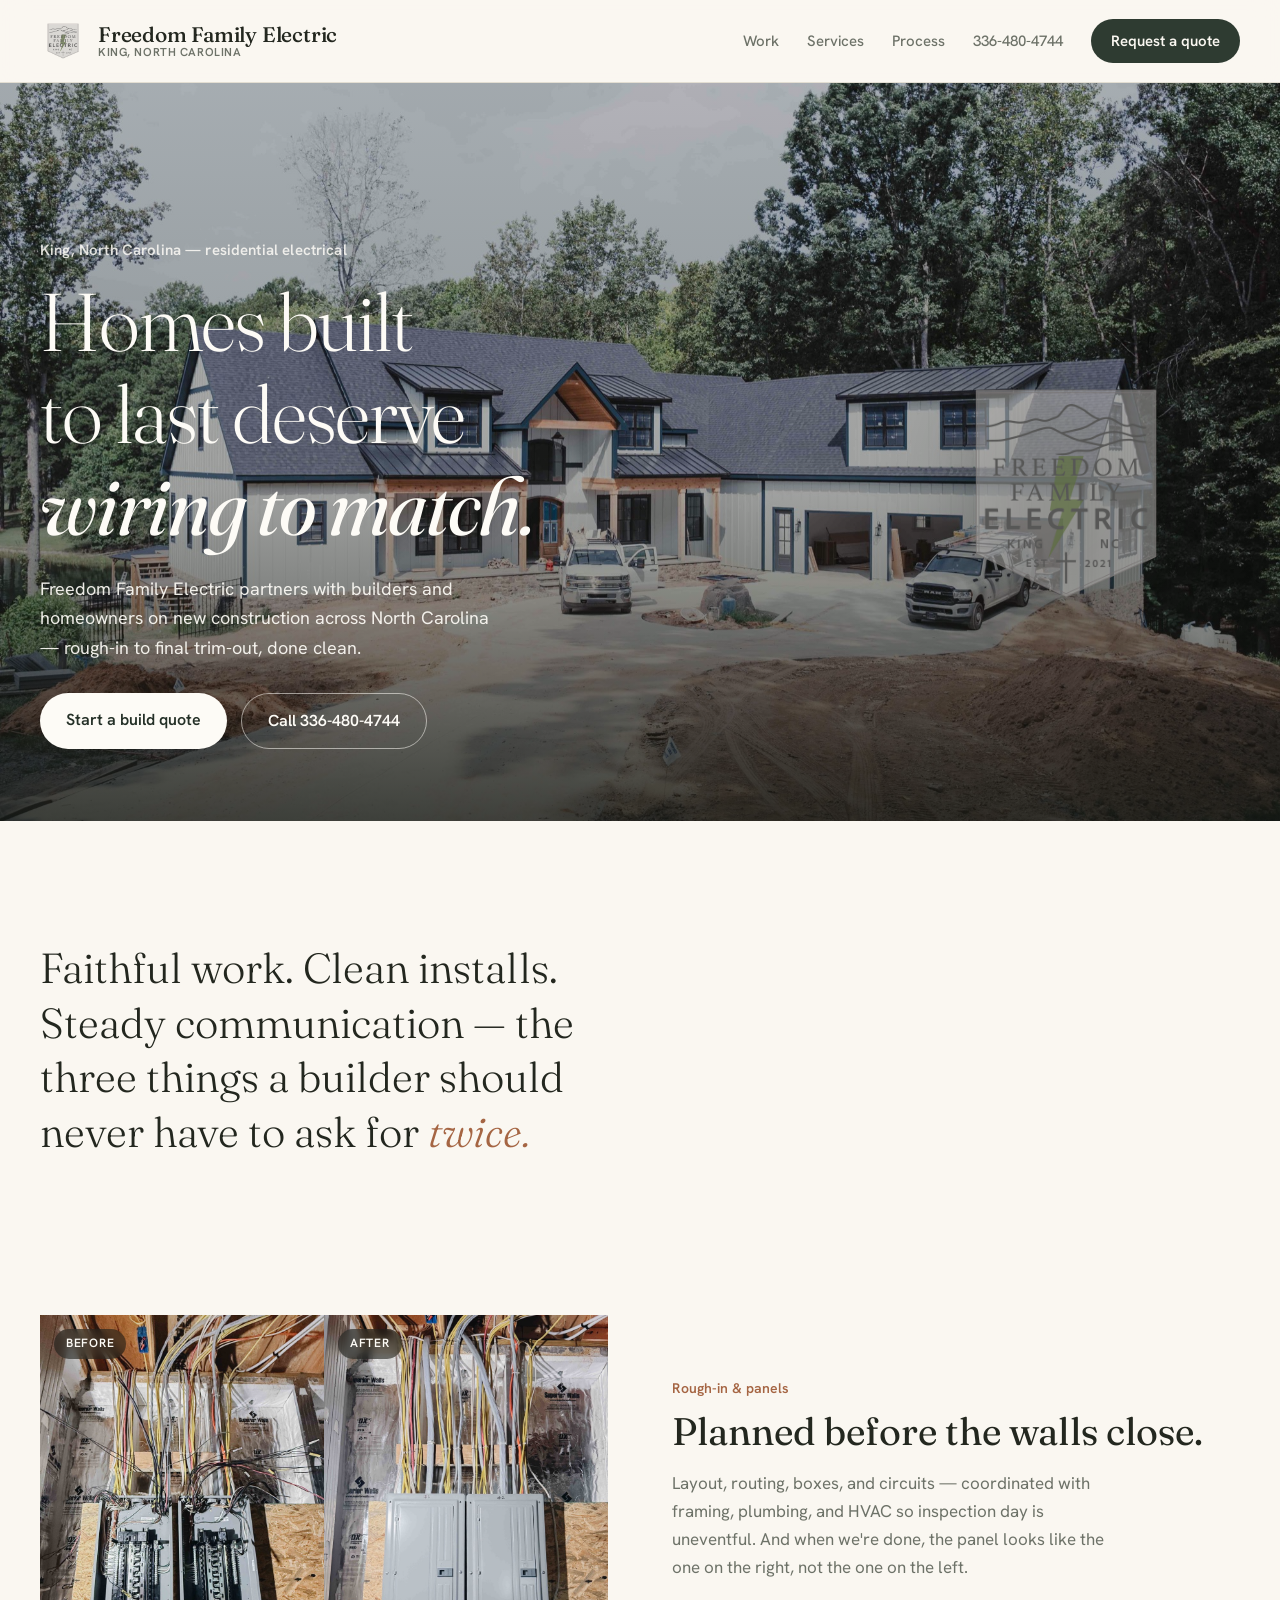
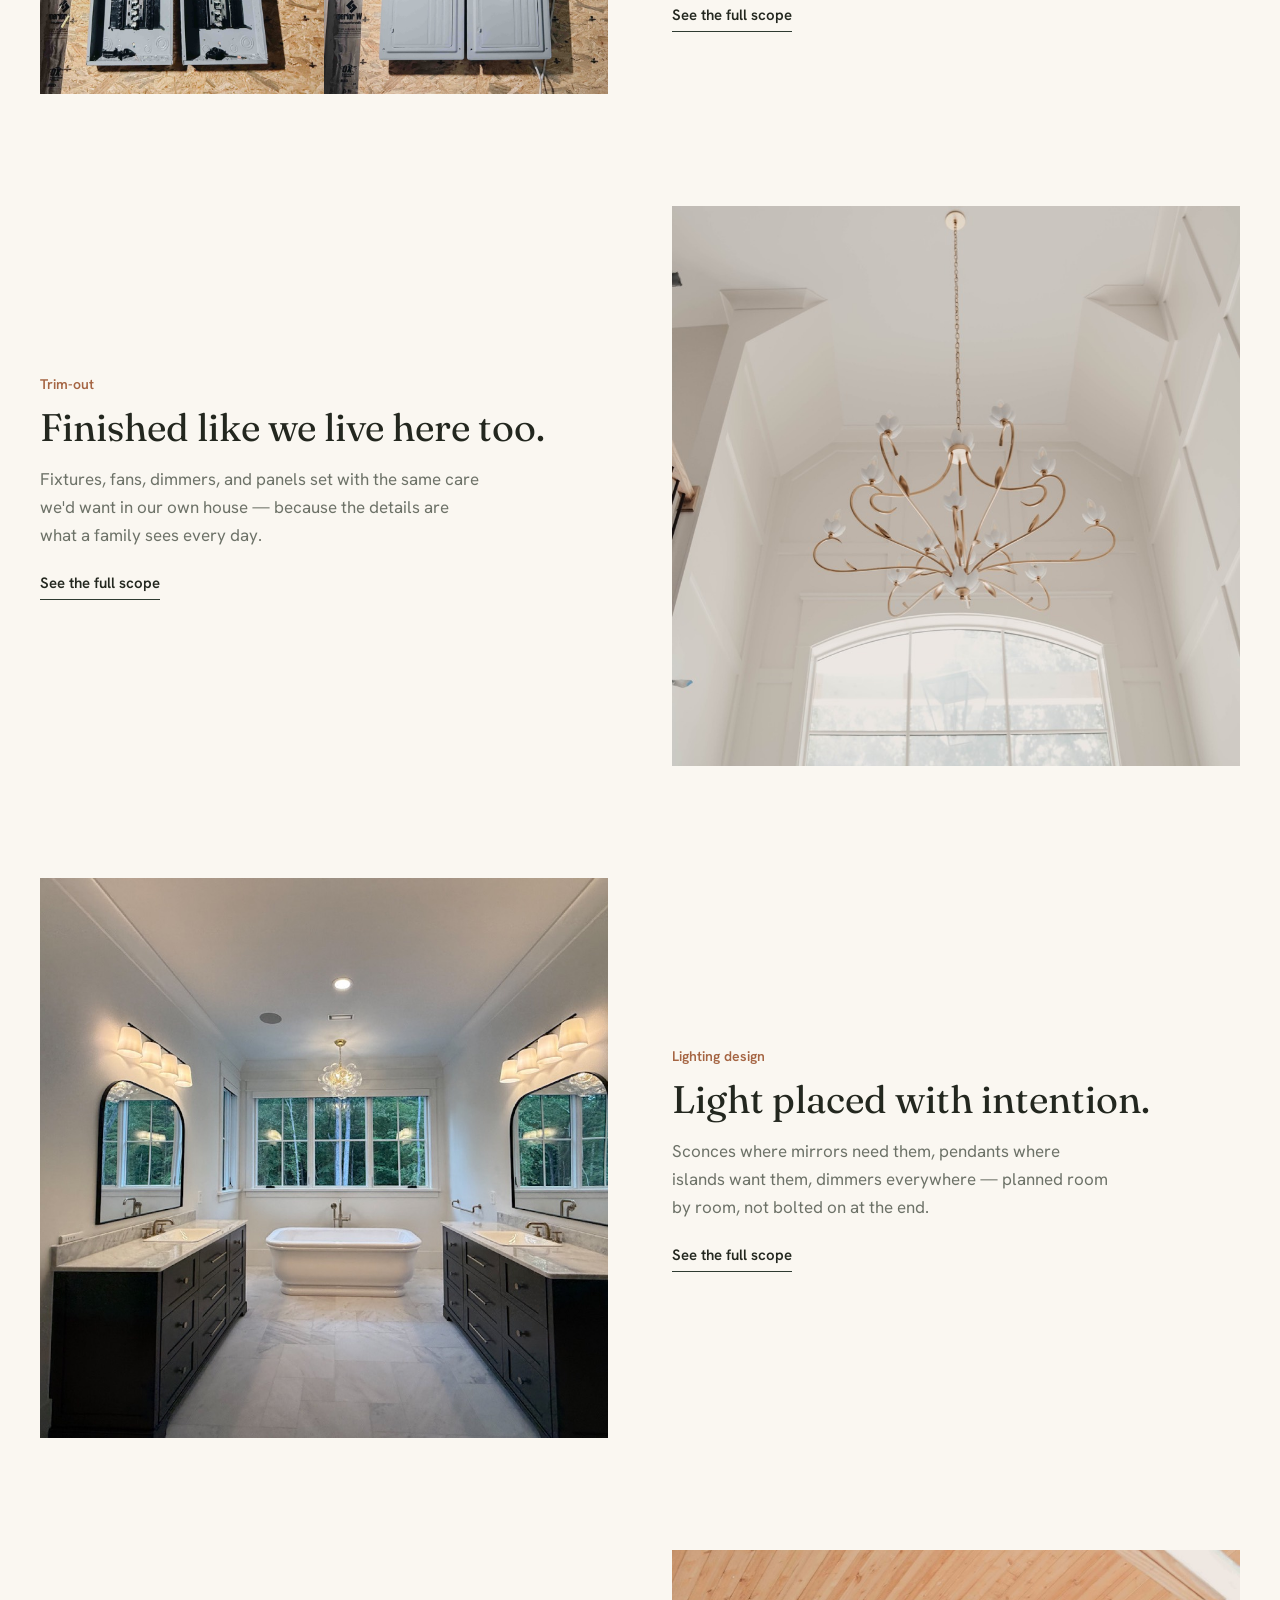
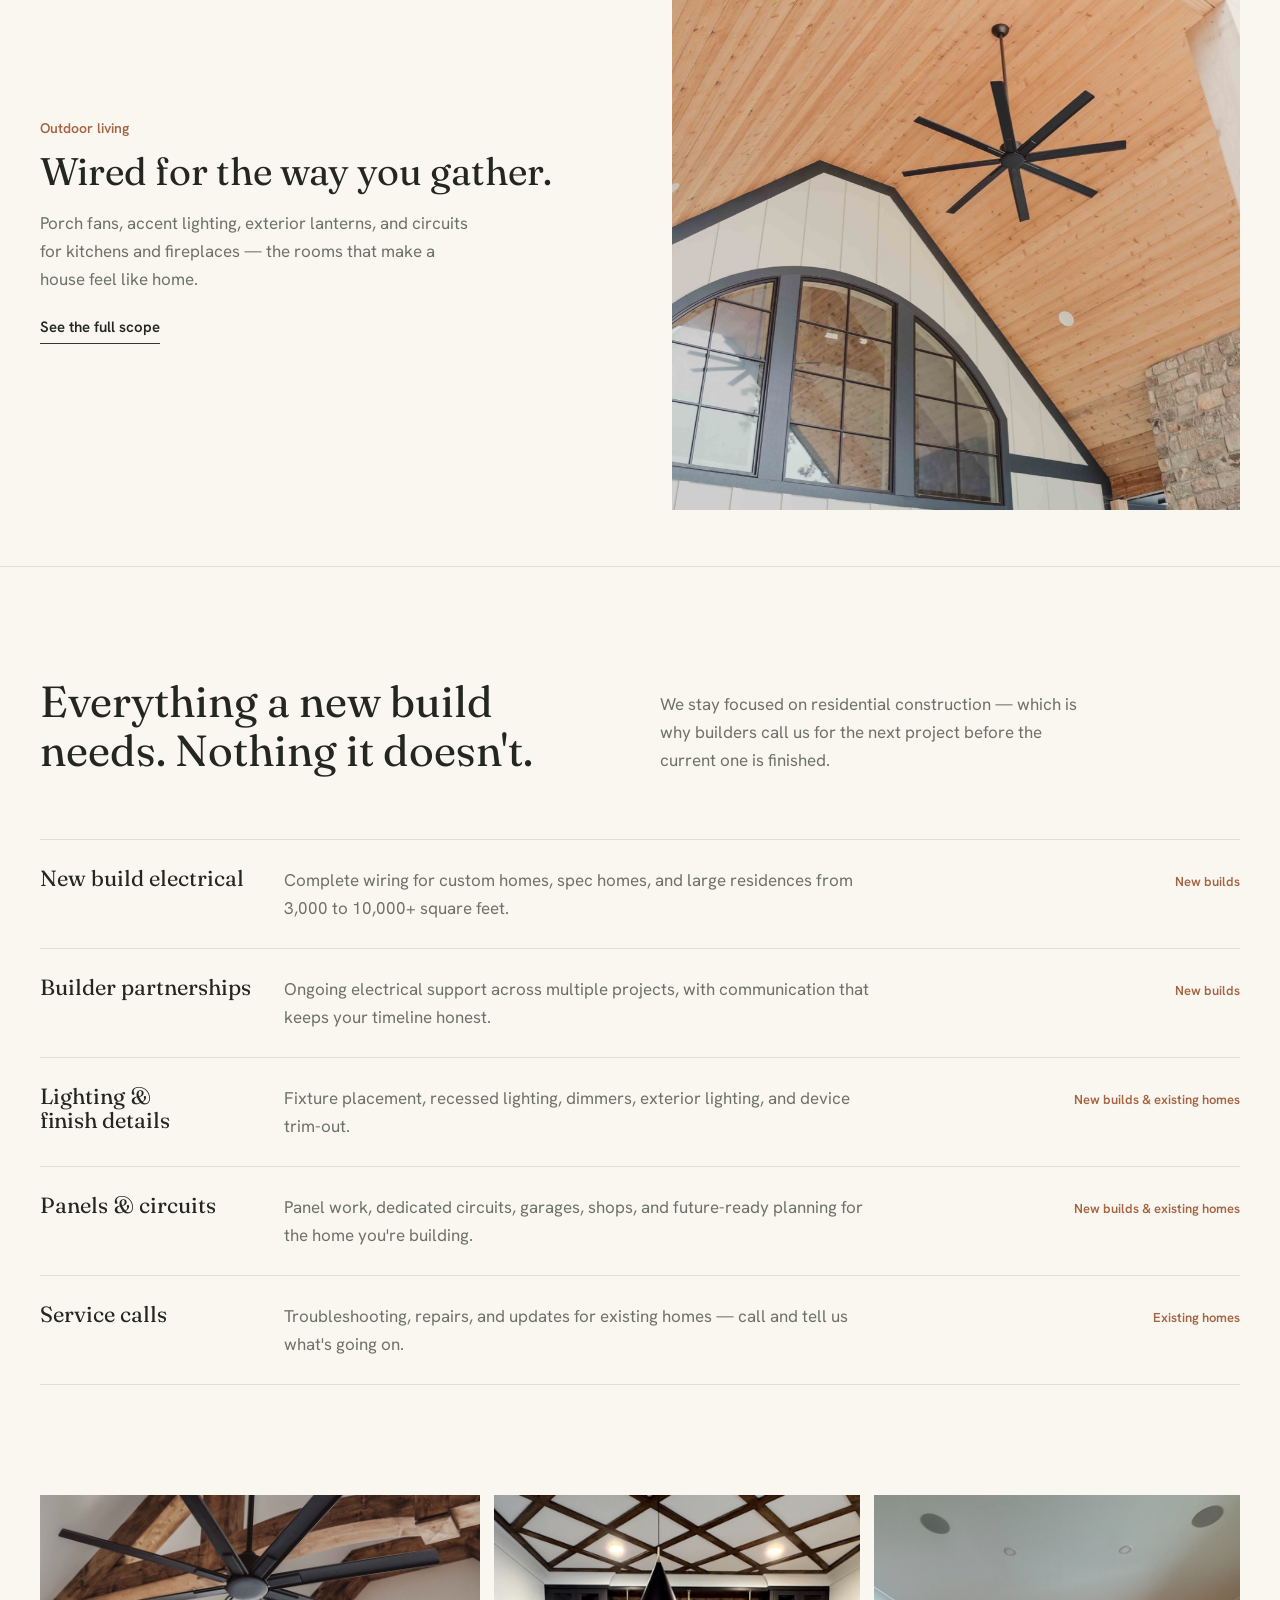
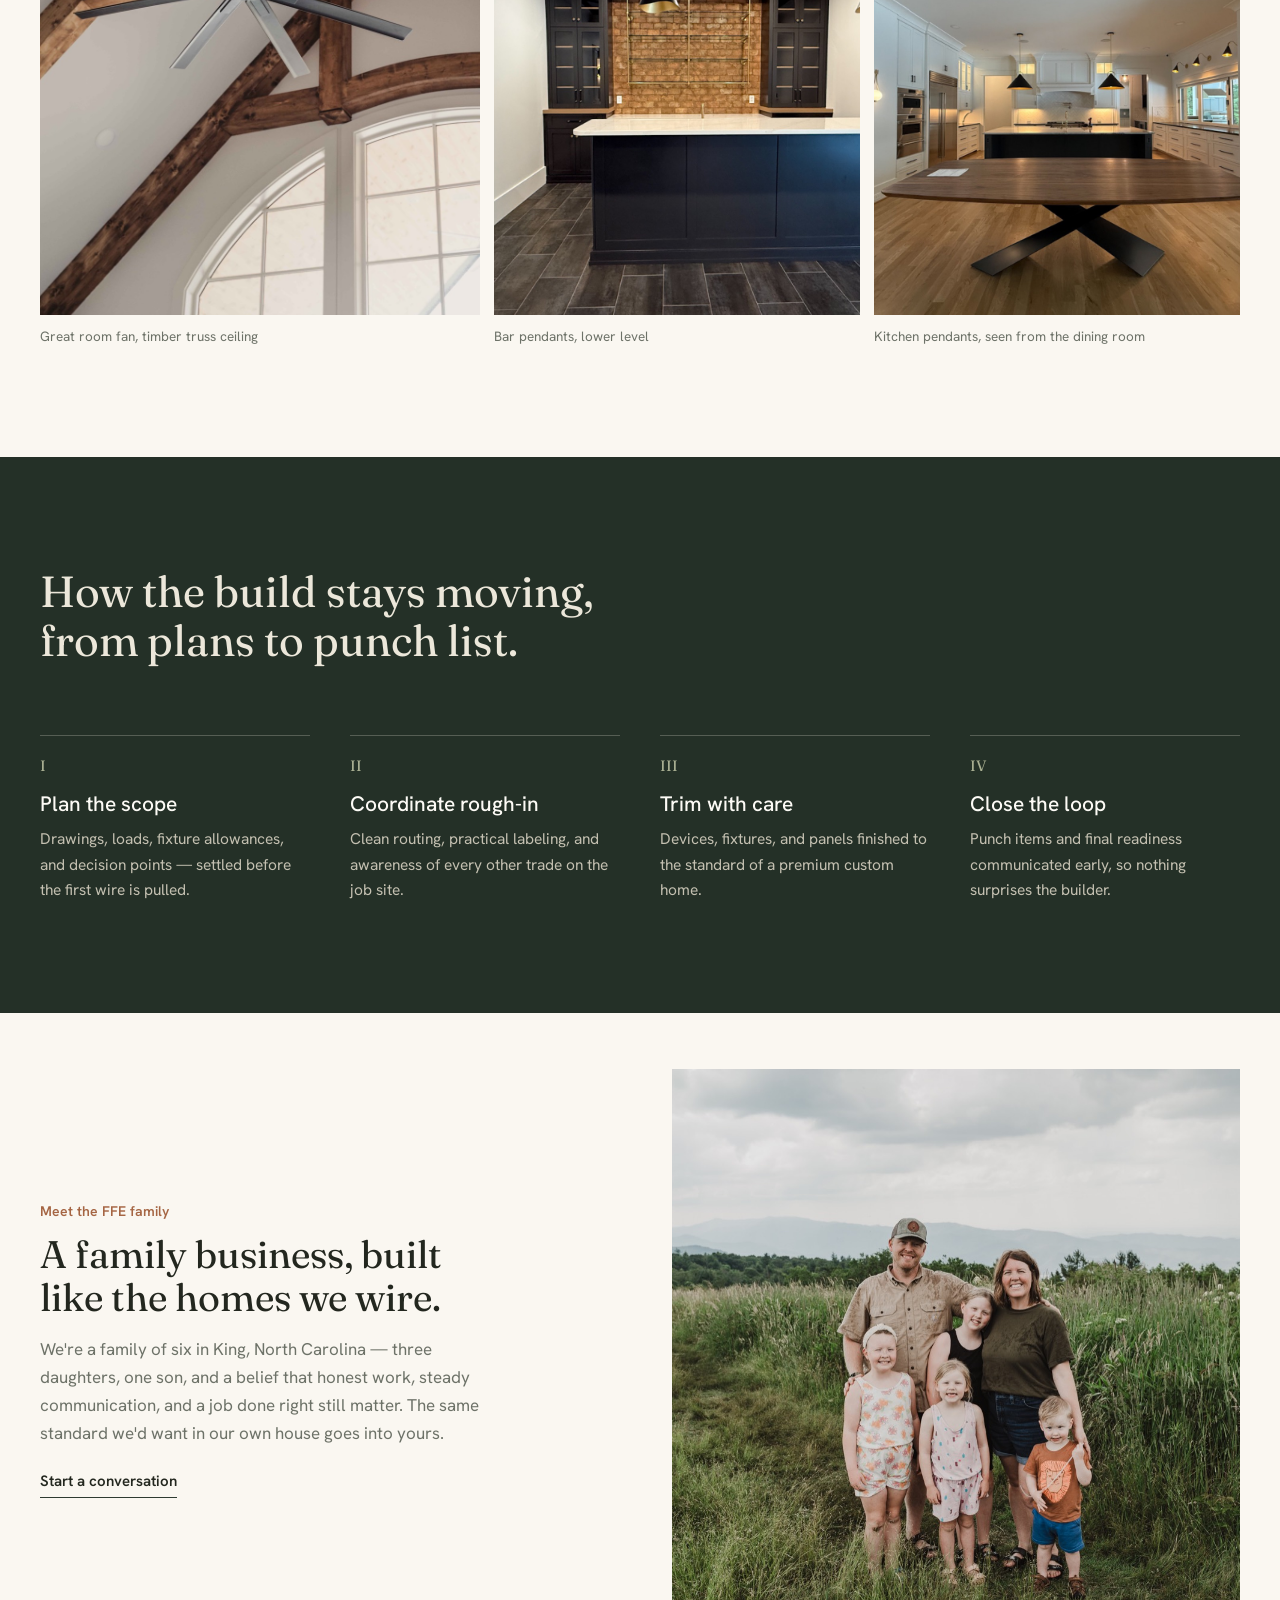
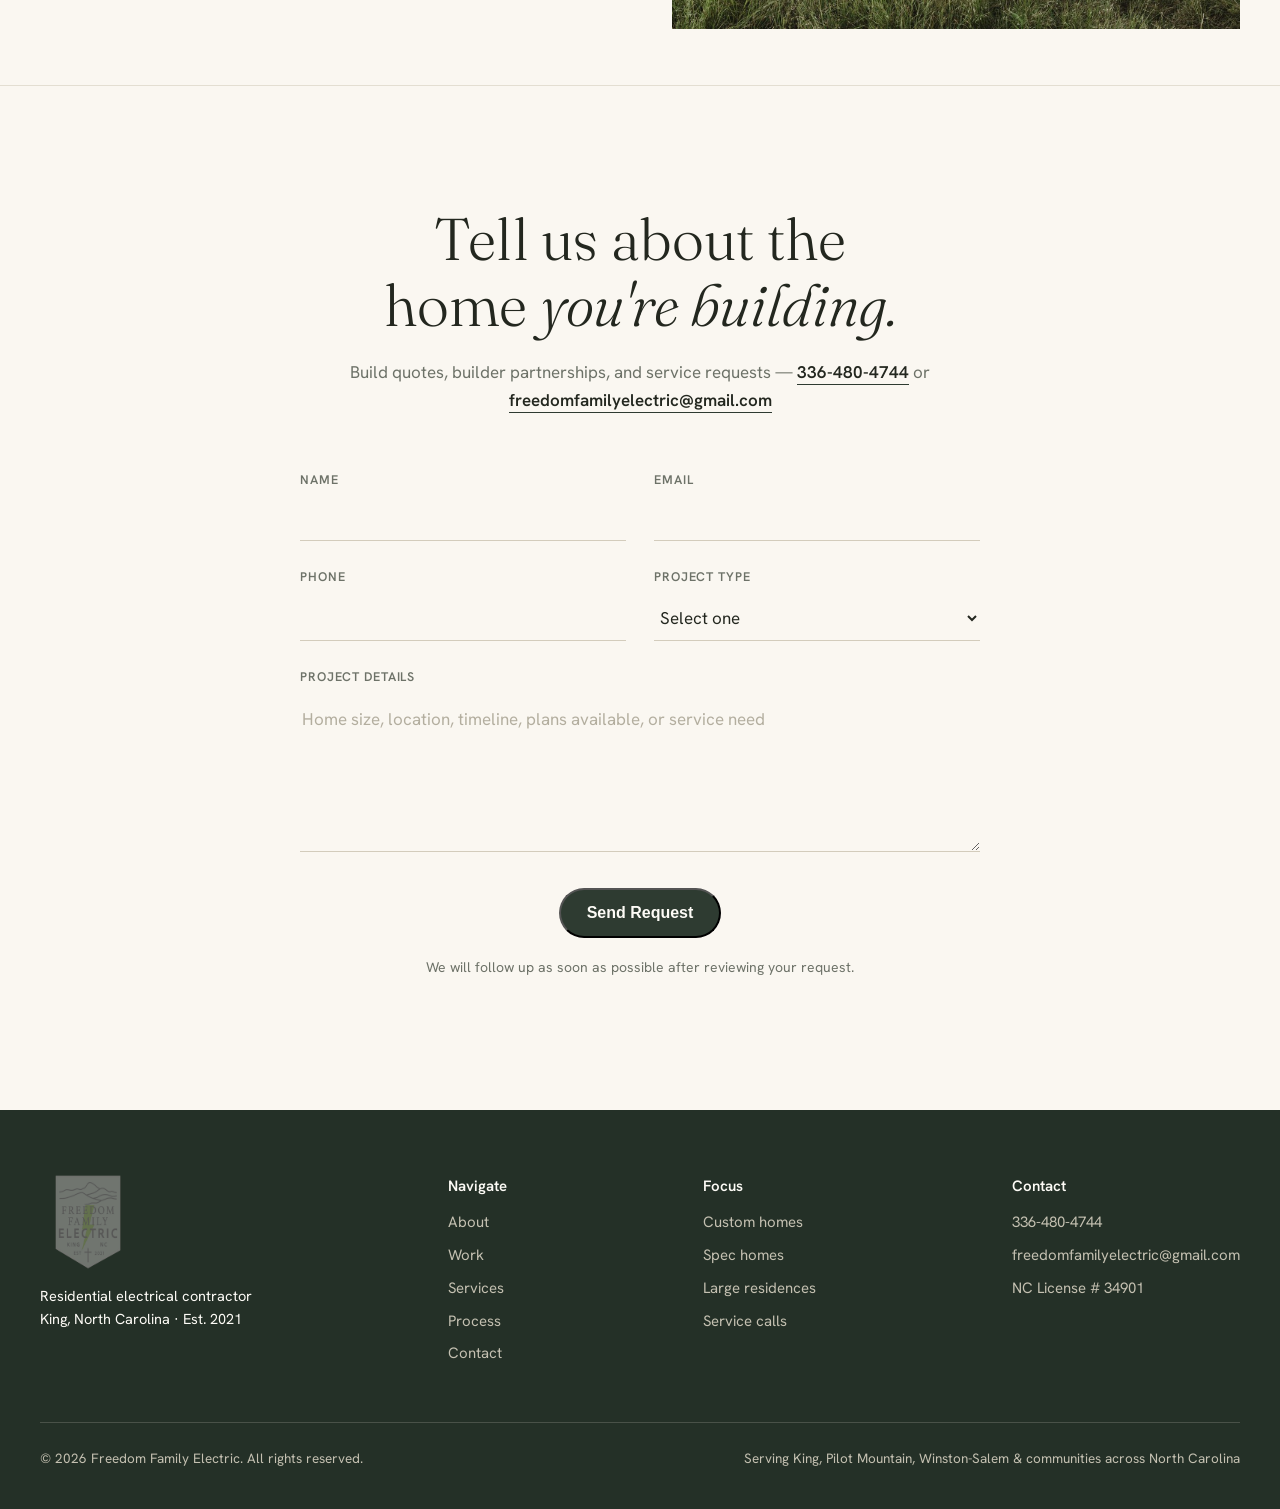
<file: index.html>
<!doctype html>
<html lang="en">
<head>
  <meta charset="utf-8">
  <meta name="viewport" content="width=device-width, initial-scale=1">
  <title>Freedom Family Electric | New Build Electrical Contractor in King, NC</title>
  <meta name="description" content="Freedom Family Electric is a King, NC electrical contractor focused on premium new builds, custom homes, spec homes, and residential service calls across the Foothills and Triad.">
  <meta name="theme-color" content="#243027">
  <meta property="og:title" content="Freedom Family Electric | New Build Electrical Contractor">
  <meta property="og:description" content="Reliable electrical rough-in, trim-out, and service work for custom homes, spec homes, and large residential builds in King, NC and surrounding areas.">
  <meta property="og:type" content="website">
  <meta property="og:image" content="https://freedomfamilyelectric.com/assets/img/hero-house.jpg">
  <link rel="icon" href="assets/img/favicon.svg" type="image/svg+xml">
  <link rel="preconnect" href="https://fonts.googleapis.com">
  <link rel="preconnect" href="https://fonts.gstatic.com" crossorigin>
  <link rel="stylesheet" href="https://fonts.googleapis.com/css2?family=Fraunces:opsz,wght@9..144,300;9..144,400;9..144,500;9..144,600&family=Hanken+Grotesk:wght@400;500;600&display=swap">
  <link rel="preload" as="image" href="assets/img/hero-house.jpg">

  <!-- Google tag (gtag.js) -->
  <script async src="https://www.googletagmanager.com/gtag/js?id=G-WE2LG0CRR3"></script>
  <script>
    window.dataLayer = window.dataLayer || [];
    function gtag(){dataLayer.push(arguments);}
    gtag('js', new Date());

    gtag('config', 'G-WE2LG0CRR3');
  </script>

  <script type="application/ld+json">
  {
    "@context": "https://schema.org",
    "@type": "Electrician",
    "name": "Freedom Family Electric",
    "description": "Residential electrical contractor specializing in new build homes, custom homes, spec homes, trim-out, and service calls.",
    "address": {
      "@type": "PostalAddress",
      "addressLocality": "King",
      "addressRegion": "NC",
      "addressCountry": "US"
    },
    "areaServed": ["King NC", "Pilot Mountain NC", "Winston-Salem NC", "Stokes County NC", "Surry County NC", "Forsyth County NC"],
    "telephone": "+1-336-480-4744",
    "email": "freedomfamilyelectric@gmail.com",
    "url": "https://freedomfamilyelectric.com"
  }
  </script>

  <style>
    :root {
      --bone: #faf7f1;
      --ink: #23271f;
      --pine: #2e3b31;
      --pine-deep: #243027;
      --clay: #a56543;
      --mist: #6d7268;
      --hairline: #e3ded2;
      --font-display: "Fraunces", Georgia, serif;
      --font-body: "Hanken Grotesk", system-ui, sans-serif;
    }
    * { box-sizing: border-box; margin: 0; }
    body {
      background: var(--bone);
      color: var(--ink);
      font-family: var(--font-body);
      font-size: 17px;
      line-height: 1.65;
    }
    img { display: block; max-width: 100%; }
    a { color: inherit; text-decoration: none; }
    h1, h2, h3 { font-family: var(--font-display); font-weight: 400; line-height: 1.12; text-wrap: balance; }
    .wrap { width: min(1200px, calc(100% - 48px)); margin-inline: auto; }
    .skip-link {
      position: absolute; left: 16px; top: -48px; z-index: 100;
      background: var(--pine-deep); color: var(--bone);
      padding: 10px 18px; border-radius: 999px; font-weight: 600; font-size: 15px;
      transition: top .2s ease;
    }
    .skip-link:focus { top: 12px; }

    /* header */
    header {
      position: sticky; top: 0; z-index: 40;
      background: color-mix(in srgb, var(--bone) 90%, transparent);
      backdrop-filter: blur(14px);
      border-bottom: 1px solid var(--hairline);
    }
    .header-row {
      display: flex; align-items: center; justify-content: space-between;
      padding: 18px 0;
    }
    .brand-lock { display: flex; align-items: center; gap: 12px; }
    .brand-lock img { width: 46px; height: 46px; object-fit: contain; }
    .wordmark { font-family: var(--font-display); font-size: 21px; font-weight: 500; letter-spacing: -.01em; line-height: 1.1; }
    .wordmark small { display: block; font-family: var(--font-body); font-size: 11.5px; font-weight: 600; letter-spacing: .05em; color: var(--mist); }
    nav { display: flex; gap: 28px; align-items: center; font-size: 15px; font-weight: 500; }
    nav a.quiet { color: var(--mist); }
    nav a.quiet:hover { color: var(--ink); }
    .cta-pill {
      background: var(--pine); color: var(--bone);
      padding: 10px 20px; border-radius: 999px; font-weight: 600;
      transition: background .2s ease;
    }
    .cta-pill:hover { background: var(--pine-deep); }

    /* hero */
    .hero { position: relative; min-height: 640px; height: 82vh; display: flex; align-items: flex-end; }
    .hero > img { position: absolute; inset: 0; width: 100%; height: 100%; object-fit: cover; }
    .hero::after {
      content: ""; position: absolute; inset: 0;
      background: linear-gradient(to top, rgba(20, 25, 20, .78) 0%, rgba(20, 25, 20, .25) 45%, rgba(20, 25, 20, .12) 100%);
    }
    .hero-inner {
      position: relative; z-index: 2; color: #fdfbf6; padding: 96px 0 72px;
      display: grid; grid-template-columns: 1.4fr .6fr; gap: 40px; align-items: center;
    }
    .hero-copy .hero-kicker { font-size: 15px; font-weight: 600; letter-spacing: .01em; opacity: .85; margin-bottom: 14px; }
    .hero h1 { font-size: clamp(44px, 6.4vw, 88px); font-weight: 300; letter-spacing: -.015em; max-width: 13ch; }
    .hero h1 em { font-style: italic; font-weight: 400; }
    .hero-copy > p:not(.hero-kicker) { max-width: 46ch; font-size: 18px; opacity: .92; margin-top: 22px; }
    .hero-actions { display: flex; gap: 14px; flex-wrap: wrap; margin-top: 30px; }
    .hero-brand { display: flex; justify-content: center; }
    .hero-badge {
      width: clamp(190px, 21vw, 300px); height: auto;
      filter: drop-shadow(0 18px 44px rgba(15, 20, 15, .55));
    }
    .btn {
      display: inline-block; padding: 14px 26px; border-radius: 999px;
      font-weight: 600; font-size: 16px; transition: background .2s ease, color .2s ease;
    }
    .btn-light { background: #fdfbf6; color: var(--pine-deep); }
    .btn-light:hover { background: #fff; }
    .btn-ghost { border: 1px solid rgba(253, 251, 246, .55); color: #fdfbf6; }
    .btn-ghost:hover { background: rgba(253, 251, 246, .12); }

    /* statement */
    .statement { padding: 120px 0 100px; }
    .statement p {
      font-family: var(--font-display); font-size: clamp(26px, 3.4vw, 42px);
      font-weight: 300; line-height: 1.3; max-width: 26ch; text-wrap: balance;
    }
    .statement p em { font-style: italic; color: var(--clay); }

    /* editorial work blocks */
    .work-block {
      display: grid; grid-template-columns: 1fr 1fr; gap: clamp(32px, 5vw, 80px);
      align-items: center; padding: 56px 0;
    }
    .work-block.flip .work-photo { order: 2; }
    .work-photo img { width: 100%; height: min(560px, 72vh); object-fit: cover; }
    .compare { display: grid; grid-template-columns: 1fr 1fr; }
    .compare figure { position: relative; }
    .compare img { width: 100%; height: auto; aspect-ratio: 3 / 4; object-fit: cover; }
    .compare figcaption {
      position: absolute; top: 14px; left: 14px;
      font-size: 12px; font-weight: 600; letter-spacing: .06em; text-transform: uppercase;
      color: #fdfbf6; background: rgba(20, 25, 20, .55); backdrop-filter: blur(4px);
      padding: 5px 12px; border-radius: 999px;
    }
    .work-copy .num { font-size: 14px; font-weight: 600; color: var(--clay); margin-bottom: 10px; }
    .work-copy h2 { font-size: clamp(28px, 3vw, 40px); margin-bottom: 16px; }
    .work-copy p { color: var(--mist); max-width: 44ch; }
    .work-copy .link {
      display: inline-block; margin-top: 22px; font-weight: 600; font-size: 15px;
      border-bottom: 1.5px solid var(--pine); padding-bottom: 3px;
    }

    /* services */
    .services { padding: 110px 0; border-top: 1px solid var(--hairline); }
    .services-head { display: grid; grid-template-columns: 1fr 1fr; gap: 40px; margin-bottom: 64px; }
    .services-head h2 { font-size: clamp(30px, 3.4vw, 46px); }
    .services-head p { color: var(--mist); max-width: 44ch; align-self: end; }
    .svc-row {
      display: grid; grid-template-columns: 220px 1fr auto; gap: 24px; align-items: baseline;
      padding: 26px 0; border-top: 1px solid var(--hairline);
    }
    .svc-row:last-child { border-bottom: 1px solid var(--hairline); }
    .svc-row h3 { font-size: 22px; }
    .svc-row p { color: var(--mist); max-width: 60ch; }
    .svc-row .svc-tag { font-size: 13px; font-weight: 600; color: var(--clay); white-space: nowrap; }

    /* photo strip */
    .strip { padding: 0 0 110px; }
    .strip-grid { display: grid; grid-template-columns: 1.2fr 1fr 1fr; gap: 14px; }
    .strip-grid figure { position: relative; }
    .strip-grid img { width: 100%; height: 420px; object-fit: cover; }
    .strip-grid figcaption {
      margin-top: 10px; font-size: 13.5px; color: var(--mist);
    }

    /* process */
    .process { background: var(--pine-deep); color: #ece7da; padding: 110px 0; }
    .process h2 { font-size: clamp(30px, 3.4vw, 46px); max-width: 22ch; margin-bottom: 70px; }
    .process-grid { display: grid; grid-template-columns: repeat(4, 1fr); gap: 40px; }
    .step h3 { font-size: 21px; font-weight: 500; margin: 0 0 10px; color: #fdfbf6; font-family: var(--font-body); }
    .step p { font-size: 15.5px; color: #c4c0b1; }
    .step .n {
      font-family: var(--font-display); font-size: 15px; color: #a8ae91;
      display: block; border-top: 1px solid rgba(236, 231, 218, .25); padding-top: 18px; margin-bottom: 14px;
    }

    /* contact */
    .contact { padding: 120px 0 130px; border-top: 1px solid var(--hairline); }
    .contact-head { text-align: center; max-width: 720px; margin: 0 auto 56px; }
    .contact-head h2 { font-size: clamp(34px, 4.6vw, 62px); font-weight: 300; margin-bottom: 20px; }
    .contact-head h2 em { font-style: italic; }
    .contact-head p { color: var(--mist); }
    .contact-head p a { font-weight: 600; color: var(--ink); border-bottom: 1.5px solid var(--pine); padding-bottom: 1px; }
    .contact-head p a:hover { color: var(--pine); }
    .contact-form {
      max-width: 680px; margin: 0 auto;
      display: grid; grid-template-columns: 1fr 1fr; gap: 26px 28px;
    }
    .contact-form label { display: grid; gap: 8px; font-size: 12.5px; font-weight: 600; letter-spacing: .07em; text-transform: uppercase; color: var(--mist); }
    .contact-form label.full { grid-column: 1 / -1; }
    .contact-form input, .contact-form select, .contact-form textarea {
      font-family: var(--font-body); font-size: 17px; color: var(--ink);
      background: transparent; border: 0; border-bottom: 1px solid #d3ccbc;
      border-radius: 0; padding: 10px 2px; width: 100%;
    }
    .contact-form textarea { resize: vertical; line-height: 1.6; }
    .contact-form input:focus, .contact-form select:focus, .contact-form textarea:focus {
      outline: none; border-bottom-color: var(--pine);
    }
    .contact-form ::placeholder { color: #b3ae9f; }
    .contact-form .btn { grid-column: 1 / -1; justify-self: center; margin-top: 10px; }
    .contact-form .form-note { grid-column: 1 / -1; text-align: center; font-size: 14px; color: var(--mist); margin-top: -8px; }
    .btn-pine { background: var(--pine); color: #fdfbf6; }
    .btn-pine:hover { background: var(--pine-deep); }

    footer { background: var(--pine-deep); color: #c4c0b1; padding: 64px 0 40px; font-size: 15px; }
    .foot-grid { display: flex; justify-content: space-between; gap: 40px; flex-wrap: wrap; margin-bottom: 56px; }
    .foot-brand { font-family: var(--font-display); font-size: 22px; color: #fdfbf6; }
    .foot-brand img { width: 96px; height: 96px; margin-bottom: 14px; }
    .foot-brand p { font-size: 14.5px; font-family: var(--font-body); }
    .foot-col { display: grid; gap: 8px; align-content: start; }
    .foot-col strong { color: #fdfbf6; font-weight: 600; margin-bottom: 4px; }
    .foot-col a:hover { color: #fdfbf6; }
    .foot-bottom { border-top: 1px solid rgba(236, 231, 218, .18); padding-top: 24px; font-size: 13.5px; display: flex; justify-content: space-between; flex-wrap: wrap; gap: 12px; }

    @media (max-width: 860px) {
      nav a.quiet { display: none; }
      .hero { height: auto; min-height: 0; }
      .hero-inner { grid-template-columns: 1fr; gap: 0; padding: 56px 0 64px; }
      .hero-brand { order: -1; margin-bottom: 4px; }
      .hero-badge { width: 110px; }
      .work-block, .services-head { grid-template-columns: 1fr; }
      .work-photo img { height: auto; aspect-ratio: 4 / 3; }
      .work-block.flip .work-photo { order: 0; }
      .strip-grid { grid-template-columns: 1fr; }
      .strip-grid img { height: auto; aspect-ratio: 4 / 3; }
      .process-grid { grid-template-columns: 1fr 1fr; }
      .svc-row { grid-template-columns: 1fr; gap: 6px; }
      .contact-form { grid-template-columns: 1fr; }
      .statement { padding: 80px 0 70px; }
      .contact { padding: 80px 0 90px; }
    }
    @media (prefers-reduced-motion: no-preference) {
      .hero-inner { animation: rise .9s ease both; }
      @keyframes rise { from { opacity: 0; transform: translateY(18px); } to { opacity: 1; transform: none; } }
    }
  </style>
</head>
<body>
  <a class="skip-link" href="#main">Skip to content</a>

  <header>
    <div class="wrap header-row">
      <a class="brand-lock" href="index.html" aria-label="Freedom Family Electric home">
        <img src="assets/img/ffe-logo.png" alt="Freedom Family Electric badge logo — Pilot Mountain with cross, est. 2021">
        <span class="wordmark">Freedom Family Electric<small>KING, NORTH CAROLINA</small></span>
      </a>
      <nav aria-label="Main navigation">
        <a class="quiet" href="#work">Work</a>
        <a class="quiet" href="#services">Services</a>
        <a class="quiet" href="#process">Process</a>
        <a class="quiet" href="tel:+13364804744">336-480-4744</a>
        <a class="cta-pill" href="#contact">Request a quote</a>
      </nav>
    </div>
  </header>

  <main id="main">
    <section class="hero">
      <img src="assets/img/hero-house.jpg" alt="New custom home with work trucks in the driveway">
      <div class="wrap hero-inner">
        <div class="hero-copy">
          <p class="hero-kicker">King, North Carolina — residential electrical</p>
          <h1>Homes built to last deserve <em>wiring to match.</em></h1>
          <p>Freedom Family Electric partners with builders and homeowners on new construction across North Carolina — rough-in to final trim-out, done clean.</p>
          <div class="hero-actions">
            <a class="btn btn-light" href="#contact">Start a build quote</a>
            <a class="btn btn-ghost" href="tel:+13364804744">Call 336-480-4744</a>
          </div>
        </div>
        <div class="hero-brand">
          <img class="hero-badge" src="assets/img/ffe-logo.png" alt="Freedom Family Electric badge logo — Pilot Mountain with cross, est. 2021">
        </div>
      </div>
    </section>

    <section class="statement wrap">
      <p>Faithful work. Clean installs. Steady communication — the three things a builder should never have to ask for <em>twice.</em></p>
    </section>

    <section id="work">
      <div class="wrap">
        <div class="work-block">
          <div class="work-photo">
            <div class="compare">
              <figure>
                <img src="assets/img/panel-before.jpg" alt="Main breaker panel before — cluttered and disorganized wiring" loading="lazy">
                <figcaption>Before</figcaption>
              </figure>
              <figure>
                <img src="assets/img/panel-after.jpg" alt="Main breaker panel after — cleanly organized wiring with doors closed" loading="lazy">
                <figcaption>After</figcaption>
              </figure>
            </div>
          </div>
          <div class="work-copy">
            <p class="num">Rough-in &amp; panels</p>
            <h2>Planned before the walls close.</h2>
            <p>Layout, routing, boxes, and circuits — coordinated with framing, plumbing, and HVAC so inspection day is uneventful. And when we're done, the panel looks like the one on the right, not the one on the left.</p>
            <a class="link" href="#services">See the full scope</a>
          </div>
        </div>

        <div class="work-block flip">
          <div class="work-photo"><img src="assets/img/interior-chandalier.jpg" alt="Chandelier hung in a two-story foyer with arched window" loading="lazy"></div>
          <div class="work-copy">
            <p class="num">Trim-out</p>
            <h2>Finished like we live here too.</h2>
            <p>Fixtures, fans, dimmers, and panels set with the same care we'd want in our own house — because the details are what a family sees every day.</p>
            <a class="link" href="#services">See the full scope</a>
          </div>
        </div>

        <div class="work-block">
          <div class="work-photo"><img src="assets/img/bath-vanities.jpg" alt="Primary bath with dual vanities, sconces, and chandelier" loading="lazy"></div>
          <div class="work-copy">
            <p class="num">Lighting design</p>
            <h2>Light placed with intention.</h2>
            <p>Sconces where mirrors need them, pendants where islands want them, dimmers everywhere — planned room by room, not bolted on at the end.</p>
            <a class="link" href="#services">See the full scope</a>
          </div>
        </div>

        <div class="work-block flip">
          <div class="work-photo"><img src="assets/img/exterior-fan.jpg" alt="Outdoor living porch with tongue-and-groove ceiling and black fan" loading="lazy"></div>
          <div class="work-copy">
            <p class="num">Outdoor living</p>
            <h2>Wired for the way you gather.</h2>
            <p>Porch fans, accent lighting, exterior lanterns, and circuits for kitchens and fireplaces — the rooms that make a house feel like home.</p>
            <a class="link" href="#services">See the full scope</a>
          </div>
        </div>
      </div>
    </section>

    <section class="services" id="services">
      <div class="wrap">
        <div class="services-head">
          <h2>Everything a new build needs. Nothing it doesn't.</h2>
          <p>We stay focused on residential construction — which is why builders call us for the next project before the current one is finished.</p>
        </div>
        <div class="svc-row">
          <h3>New build electrical</h3>
          <p>Complete wiring for custom homes, spec homes, and large residences from 3,000 to 10,000+ square feet.</p>
          <span class="svc-tag">New builds</span>
        </div>
        <div class="svc-row">
          <h3>Builder partnerships</h3>
          <p>Ongoing electrical support across multiple projects, with communication that keeps your timeline honest.</p>
          <span class="svc-tag">New builds</span>
        </div>
        <div class="svc-row">
          <h3>Lighting &amp; finish details</h3>
          <p>Fixture placement, recessed lighting, dimmers, exterior lighting, and device trim-out.</p>
          <span class="svc-tag">New builds &amp; existing homes</span>
        </div>
        <div class="svc-row">
          <h3>Panels &amp; circuits</h3>
          <p>Panel work, dedicated circuits, garages, shops, and future-ready planning for the home you're building.</p>
          <span class="svc-tag">New builds &amp; existing homes</span>
        </div>
        <div class="svc-row">
          <h3>Service calls</h3>
          <p>Troubleshooting, repairs, and updates for existing homes — call and tell us what's going on.</p>
          <span class="svc-tag">Existing homes</span>
        </div>
      </div>
    </section>

    <section class="strip">
      <div class="wrap strip-grid">
        <figure>
          <img src="assets/img/interior-fan-close-up.jpg" alt="Close view of a black ceiling fan between timber trusses" loading="lazy">
          <figcaption>Great room fan, timber truss ceiling</figcaption>
        </figure>
        <figure>
          <img src="assets/img/bar-pendants.jpg" alt="Basement bar with black cone pendants and brick backsplash" loading="lazy">
          <figcaption>Bar pendants, lower level</figcaption>
        </figure>
        <figure>
          <img src="assets/img/staircase-chandeliers.jpg" alt="View from the dining room into a kitchen with two pendant lights hanging over the counter" loading="lazy">
          <figcaption>Kitchen pendants, seen from the dining room</figcaption>
        </figure>
      </div>
    </section>

    <section class="process" id="process">
      <div class="wrap">
        <h2>How the build stays moving, from plans to punch list.</h2>
        <div class="process-grid">
          <div class="step">
            <span class="n">I</span>
            <h3>Plan the scope</h3>
            <p>Drawings, loads, fixture allowances, and decision points — settled before the first wire is pulled.</p>
          </div>
          <div class="step">
            <span class="n">II</span>
            <h3>Coordinate rough-in</h3>
            <p>Clean routing, practical labeling, and awareness of every other trade on the job site.</p>
          </div>
          <div class="step">
            <span class="n">III</span>
            <h3>Trim with care</h3>
            <p>Devices, fixtures, and panels finished to the standard of a premium custom home.</p>
          </div>
          <div class="step">
            <span class="n">IV</span>
            <h3>Close the loop</h3>
            <p>Punch items and final readiness communicated early, so nothing surprises the builder.</p>
          </div>
        </div>
      </div>
    </section>

    <section class="wrap">
      <div class="work-block flip">
        <div class="work-photo"><img src="assets/img/ffe-family.jpg" alt="The Freedom Family Electric family of six in a mountain field" style="object-position: 45% 30%;" loading="lazy"></div>
        <div class="work-copy">
          <p class="num">Meet the FFE family</p>
          <h2>A family business, built like the homes we wire.</h2>
          <p>We're a family of six in King, North Carolina — three daughters, one son, and a belief that honest work, steady communication, and a job done right still matter. The same standard we'd want in our own house goes into yours.</p>
          <a class="link" href="#contact">Start a conversation</a>
        </div>
      </div>
    </section>

    <section class="contact" id="contact">
      <div class="wrap">
        <div class="contact-head">
          <h2>Tell us about the home <em>you're building.</em></h2>
          <p>Build quotes, builder partnerships, and service requests — <a href="tel:+13364804744">336-480-4744</a> or <a href="mailto:freedomfamilyelectric@gmail.com">freedomfamilyelectric@gmail.com</a></p>
        </div>

        <form class="contact-form" action="https://formspree.io/f/mbdebqgk" method="post">
          <input type="hidden" name="_subject" value="New Freedom Family Electric Website Request">
          <input type="hidden" name="_redirect" value="https://freedomfamilyelectric.com/#contact">
          <label>
            Name
            <input type="text" name="name" autocomplete="name" required>
          </label>
          <label>
            Email
            <input type="email" name="email" autocomplete="email" required>
          </label>
          <label>
            Phone
            <input type="tel" name="phone" autocomplete="tel">
          </label>
          <label>
            Project type
            <select name="project_type" required>
              <option value="">Select one</option>
              <option>New custom home</option>
              <option>Spec home</option>
              <option>Large residential build</option>
              <option>Service call</option>
              <option>Builder partnership</option>
            </select>
          </label>
          <label class="full">
            Project details
            <textarea name="message" rows="5" placeholder="Home size, location, timeline, plans available, or service need"></textarea>
          </label>
          <button class="btn btn-pine" type="submit">Send Request</button>
          <p class="form-note">We will follow up as soon as possible after reviewing your request.</p>
        </form>
      </div>
    </section>
  </main>

  <footer>
    <div class="wrap">
      <div class="foot-grid">
        <div class="foot-brand">
          <img src="assets/img/ffe-logo.png" alt="Freedom Family Electric badge logo">
          <p style="font-size: 14.5px; font-family: var(--font-body);">Residential electrical contractor<br>King, North Carolina · Est. 2021</p>
        </div>
        <div class="foot-col">
          <strong>Navigate</strong>
          <a href="about.html">About</a>
          <a href="#work">Work</a>
          <a href="#services">Services</a>
          <a href="#process">Process</a>
          <a href="#contact">Contact</a>
        </div>
        <div class="foot-col">
          <strong>Focus</strong>
          <span>Custom homes</span>
          <span>Spec homes</span>
          <span>Large residences</span>
          <span>Service calls</span>
        </div>
        <div class="foot-col">
          <strong>Contact</strong>
          <a href="tel:+13364804744">336-480-4744</a>
          <a href="mailto:freedomfamilyelectric@gmail.com">freedomfamilyelectric@gmail.com</a>
          <span>NC License # 34901</span>
        </div>
      </div>
      <div class="foot-bottom">
        <span>&copy; <span data-year>2026</span> Freedom Family Electric. All rights reserved.</span>
        <span>Serving King, Pilot Mountain, Winston-Salem &amp; communities across North Carolina</span>
      </div>
    </div>
  </footer>

  <script>
    document.querySelector('[data-year]').textContent = new Date().getFullYear();
  </script>
</body>
</html>
</file>
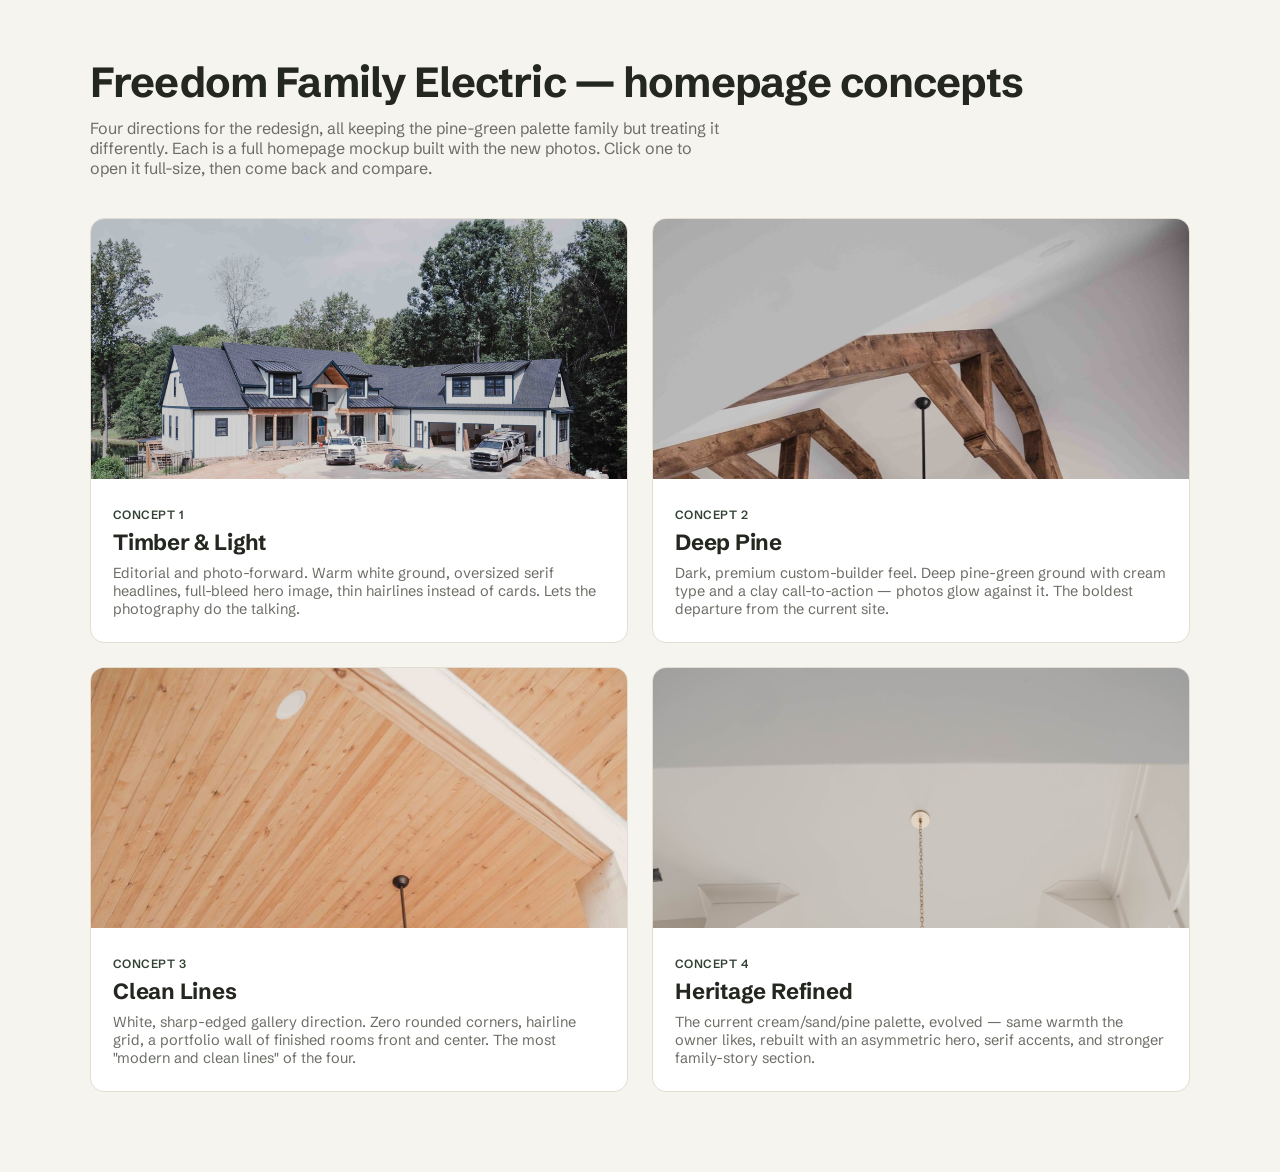
<file: design-mockups/index.html>
<!doctype html>
<title>FFE redesign concepts</title>
<meta charset="utf-8">
<meta name="viewport" content="width=device-width, initial-scale=1">
<link rel="preconnect" href="https://fonts.googleapis.com">
<link rel="stylesheet" href="https://fonts.googleapis.com/css2?family=Schibsted+Grotesk:wght@400;500;600;700&display=swap">
<style>
  :root { --bg:#f6f4ee; --ink:#23271f; --dim:#6b6e66; --line:#e3ded2; --pine:#344236; }
  * { box-sizing:border-box; margin:0; }
  body { background:var(--bg); color:var(--ink); font-family:"Schibsted Grotesk",system-ui,sans-serif; padding:56px 24px 80px; }
  .head { width:min(1100px,100%); margin:0 auto 40px; }
  h1 { font-size:clamp(28px,4vw,42px); letter-spacing:-.02em; margin-bottom:10px; }
  .head p { color:var(--dim); max-width:64ch; }
  .grid { width:min(1100px,100%); margin:0 auto; display:grid; grid-template-columns:repeat(2,1fr); gap:24px; }
  a.card { display:block; background:#fff; border:1px solid var(--line); border-radius:14px; overflow:hidden; text-decoration:none; color:inherit; transition:box-shadow .2s ease, transform .2s ease; }
  @media (prefers-reduced-motion: no-preference) { a.card:hover { box-shadow:0 16px 40px rgba(29,33,29,.12); transform:translateY(-3px); } }
  .card img { width:100%; height:260px; object-fit:cover; object-position:top; }
  .card .pad { padding:20px 22px 24px; }
  .card .n { font-size:12px; font-weight:600; color:var(--pine); letter-spacing:.04em; }
  .card h2 { font-size:22px; margin:6px 0 8px; letter-spacing:-.01em; }
  .card p { font-size:14.5px; color:var(--dim); }
  @media (max-width:760px){ .grid{grid-template-columns:1fr;} }
</style>
</head>
<body>
  <div class="head">
    <h1>Freedom Family Electric — homepage concepts</h1>
    <p>Four directions for the redesign, all keeping the pine-green palette family but treating it differently. Each is a full homepage mockup built with the new photos. Click one to open it full-size, then come back and compare.</p>
  </div>
  <div class="grid">
    <a class="card" href="mockup-1.html">
      <img src="img/hero-house.jpg" alt="Concept 1 preview">
      <div class="pad">
        <span class="n">CONCEPT 1</span>
        <h2>Timber &amp; Light</h2>
        <p>Editorial and photo-forward. Warm white ground, oversized serif headlines, full-bleed hero image, thin hairlines instead of cards. Lets the photography do the talking.</p>
      </div>
    </a>
    <a class="card" href="mockup-2.html">
      <img src="img/interior-fan.jpg" alt="Concept 2 preview">
      <div class="pad">
        <span class="n">CONCEPT 2</span>
        <h2>Deep Pine</h2>
        <p>Dark, premium custom-builder feel. Deep pine-green ground with cream type and a clay call-to-action — photos glow against it. The boldest departure from the current site.</p>
      </div>
    </a>
    <a class="card" href="mockup-3.html">
      <img src="img/exterior-fan.jpg" alt="Concept 3 preview">
      <div class="pad">
        <span class="n">CONCEPT 3</span>
        <h2>Clean Lines</h2>
        <p>White, sharp-edged gallery direction. Zero rounded corners, hairline grid, a portfolio wall of finished rooms front and center. The most "modern and clean lines" of the four.</p>
      </div>
    </a>
    <a class="card" href="mockup-4.html">
      <img src="img/interior-chandalier.jpg" alt="Concept 4 preview">
      <div class="pad">
        <span class="n">CONCEPT 4</span>
        <h2>Heritage Refined</h2>
        <p>The current cream/sand/pine palette, evolved — same warmth the owner likes, rebuilt with an asymmetric hero, serif accents, and stronger family-story section.</p>
      </div>
    </a>
  </div>
</body>
</html>
</file>
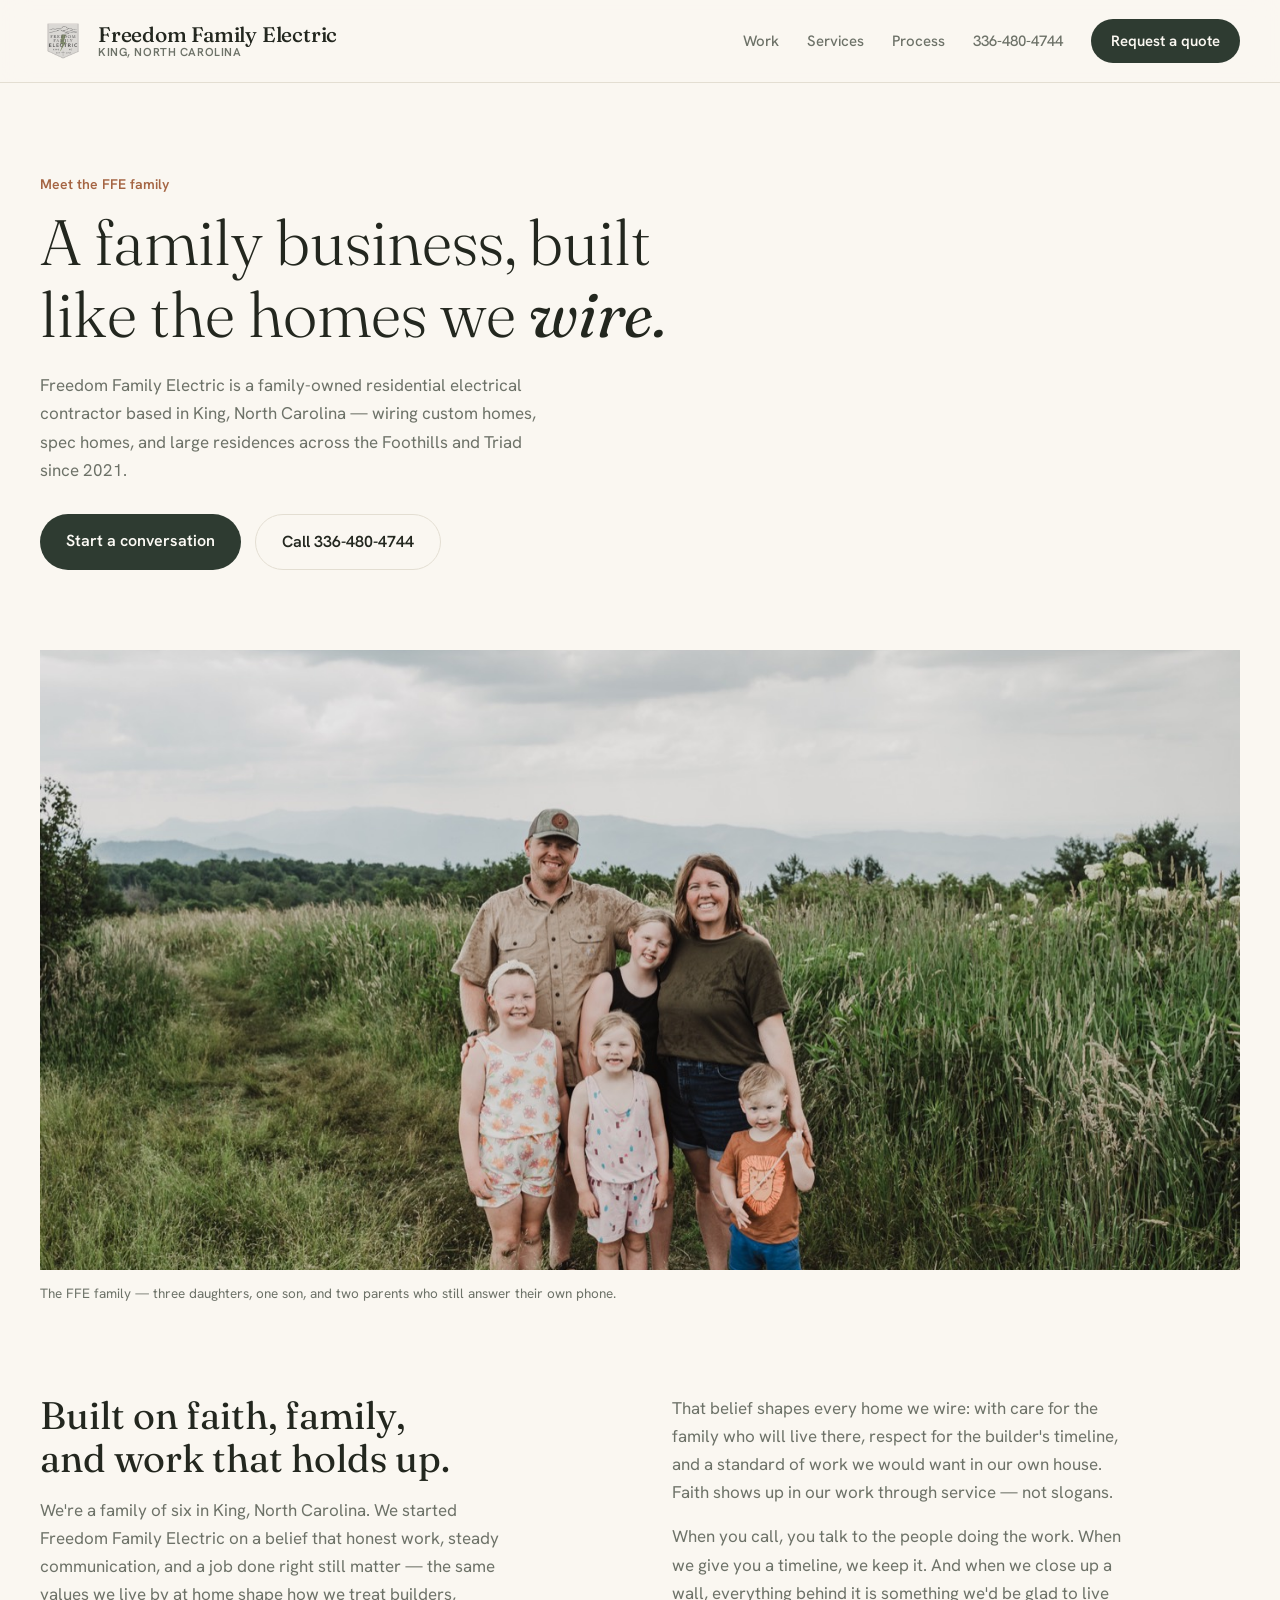
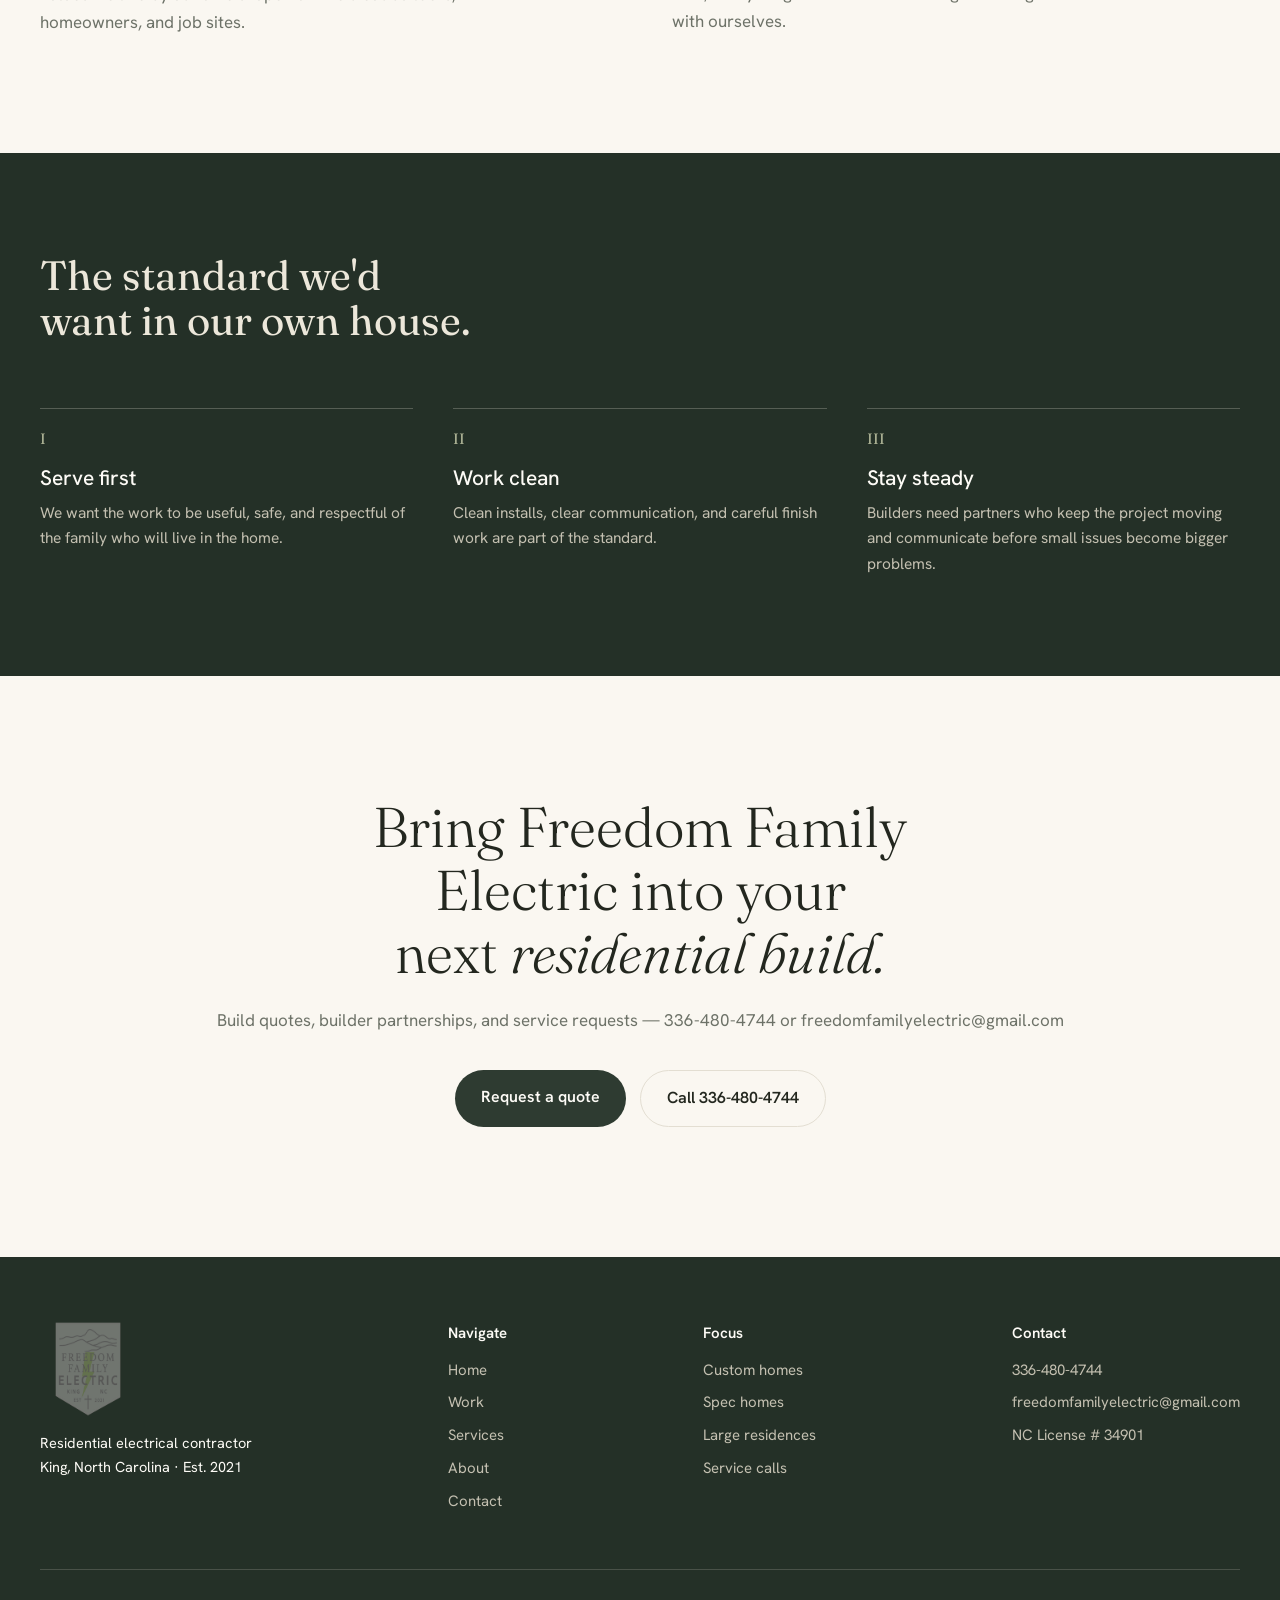
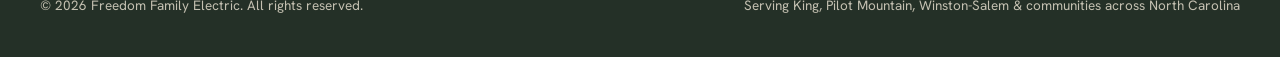
<file: about.html>
<!doctype html>
<html lang="en">
<head>
  <meta charset="utf-8">
  <meta name="viewport" content="width=device-width, initial-scale=1">
  <title>About Freedom Family Electric | King, NC Electrician</title>
  <meta name="description" content="Meet the family behind Freedom Family Electric, a King, NC electrical contractor serving builders and homeowners with steady, honest residential electrical work.">
  <meta name="theme-color" content="#243027">
  <link rel="icon" href="assets/img/favicon.svg" type="image/svg+xml">
  <link rel="preconnect" href="https://fonts.googleapis.com">
  <link rel="preconnect" href="https://fonts.gstatic.com" crossorigin>
  <link rel="stylesheet" href="https://fonts.googleapis.com/css2?family=Fraunces:opsz,wght@9..144,300;9..144,400;9..144,500;9..144,600&family=Hanken+Grotesk:wght@400;500;600&display=swap">
  <link rel="preload" as="image" href="assets/img/ffe-family.jpg">

  <!-- Google tag (gtag.js) -->
  <script async src="https://www.googletagmanager.com/gtag/js?id=G-WE2LG0CRR3"></script>
  <script>
    window.dataLayer = window.dataLayer || [];
    function gtag(){dataLayer.push(arguments);}
    gtag('js', new Date());

    gtag('config', 'G-WE2LG0CRR3');
  </script>

  <style>
    :root {
      --bone: #faf7f1;
      --ink: #23271f;
      --pine: #2e3b31;
      --pine-deep: #243027;
      --clay: #a56543;
      --mist: #6d7268;
      --hairline: #e3ded2;
      --font-display: "Fraunces", Georgia, serif;
      --font-body: "Hanken Grotesk", system-ui, sans-serif;
    }
    * { box-sizing: border-box; margin: 0; }
    body {
      background: var(--bone);
      color: var(--ink);
      font-family: var(--font-body);
      font-size: 17px;
      line-height: 1.65;
    }
    img { display: block; max-width: 100%; }
    a { color: inherit; text-decoration: none; }
    h1, h2, h3 { font-family: var(--font-display); font-weight: 400; line-height: 1.12; text-wrap: balance; }
    .wrap { width: min(1200px, calc(100% - 48px)); margin-inline: auto; }
    .skip-link {
      position: absolute; left: 16px; top: -48px; z-index: 100;
      background: var(--pine-deep); color: var(--bone);
      padding: 10px 18px; border-radius: 999px; font-weight: 600; font-size: 15px;
      transition: top .2s ease;
    }
    .skip-link:focus { top: 12px; }

    /* header */
    header {
      position: sticky; top: 0; z-index: 40;
      background: color-mix(in srgb, var(--bone) 90%, transparent);
      backdrop-filter: blur(14px);
      border-bottom: 1px solid var(--hairline);
    }
    .header-row {
      display: flex; align-items: center; justify-content: space-between;
      padding: 18px 0;
    }
    .brand-lock { display: flex; align-items: center; gap: 12px; }
    .brand-lock img { width: 46px; height: 46px; object-fit: contain; }
    .wordmark { font-family: var(--font-display); font-size: 21px; font-weight: 500; letter-spacing: -.01em; line-height: 1.1; }
    .wordmark small { display: block; font-family: var(--font-body); font-size: 11.5px; font-weight: 600; letter-spacing: .05em; color: var(--mist); }
    nav { display: flex; gap: 28px; align-items: center; font-size: 15px; font-weight: 500; }
    nav a.quiet { color: var(--mist); }
    nav a.quiet:hover { color: var(--ink); }
    nav a[aria-current="page"] { color: var(--ink); }
    .cta-pill {
      background: var(--pine); color: var(--bone);
      padding: 10px 20px; border-radius: 999px; font-weight: 600;
      transition: background .2s ease;
    }
    .cta-pill:hover { background: var(--pine-deep); }

    /* statement */
    .statement { padding: 90px 0 80px; }
    .statement .num { font-size: 14px; font-weight: 600; color: var(--clay); margin-bottom: 10px; }
    .statement h1 { font-size: clamp(36px, 5vw, 64px); font-weight: 300; max-width: 20ch; margin-bottom: 22px; }
    .statement h1 em { font-style: italic; font-weight: 400; }
    .statement .lede { color: var(--mist); max-width: 52ch; margin-bottom: 30px; }
    .hero-actions { display: flex; gap: 14px; flex-wrap: wrap; }
    .btn {
      display: inline-block; padding: 14px 26px; border-radius: 999px;
      font-weight: 600; font-size: 16px; transition: background .2s ease, color .2s ease;
    }
    .btn-pine { background: var(--pine); color: #fdfbf6; }
    .btn-pine:hover { background: var(--pine-deep); }
    .btn-ghost { border: 1px solid var(--hairline); color: var(--ink); }
    .btn-ghost:hover { border-color: var(--pine); color: var(--pine); }

    /* family photo band */
    .family-band { padding: 0 0 90px; }
    .family-band figure { position: relative; }
    .family-band img { width: 100%; height: min(620px, 78vh); object-fit: cover; object-position: 45% 30%; }
    .family-band figcaption {
      margin-top: 12px; font-size: 13.5px; color: var(--mist);
    }

    /* story */
    .story { padding: 0 0 100px; }
    .story-grid { display: grid; grid-template-columns: 1fr 1fr; gap: clamp(32px, 5vw, 80px); align-items: start; }
    .story h2 { font-size: clamp(28px, 3vw, 40px); margin-bottom: 16px; }
    .story p { color: var(--mist); max-width: 46ch; margin-bottom: 16px; }

    /* values band */
    .values { background: var(--pine-deep); color: #ece7da; padding: 100px 0; }
    .values h2 { font-size: clamp(28px, 3.2vw, 42px); max-width: 24ch; margin-bottom: 64px; }
    .values-grid { display: grid; grid-template-columns: repeat(3, 1fr); gap: 40px; }
    .step h3 { font-size: 21px; font-weight: 500; margin: 0 0 10px; color: #fdfbf6; font-family: var(--font-body); }
    .step p { font-size: 15.5px; color: #c4c0b1; }
    .step .n {
      font-family: var(--font-display); font-size: 15px; color: #a8ae91;
      display: block; border-top: 1px solid rgba(236, 231, 218, .25); padding-top: 18px; margin-bottom: 14px;
    }

    /* cta */
    .cta-band { padding: 120px 0 130px; text-align: center; }
    .cta-band h2 { font-size: clamp(32px, 4.4vw, 56px); font-weight: 300; max-width: 20ch; margin: 0 auto 22px; }
    .cta-band h2 em { font-style: italic; }
    .cta-band p { color: var(--mist); margin-bottom: 36px; }
    .cta-band .hero-actions { justify-content: center; }

    footer { background: var(--pine-deep); color: #c4c0b1; padding: 64px 0 40px; font-size: 15px; }
    .foot-grid { display: flex; justify-content: space-between; gap: 40px; flex-wrap: wrap; margin-bottom: 56px; }
    .foot-brand { font-family: var(--font-display); font-size: 22px; color: #fdfbf6; }
    .foot-brand img { width: 96px; height: 96px; margin-bottom: 14px; }
    .foot-brand p { font-size: 14.5px; font-family: var(--font-body); }
    .foot-col { display: grid; gap: 8px; align-content: start; }
    .foot-col strong { color: #fdfbf6; font-weight: 600; margin-bottom: 4px; }
    .foot-col a:hover { color: #fdfbf6; }
    .foot-bottom { border-top: 1px solid rgba(236, 231, 218, .18); padding-top: 24px; font-size: 13.5px; display: flex; justify-content: space-between; flex-wrap: wrap; gap: 12px; }

    @media (max-width: 860px) {
      nav a.quiet { display: none; }
      .statement { padding: 64px 0 60px; }
      .family-band img { height: auto; aspect-ratio: 4 / 3; }
      .family-band, .story { padding-bottom: 70px; }
      .story-grid { grid-template-columns: 1fr; }
      .values-grid { grid-template-columns: 1fr; gap: 32px; }
      .values, .cta-band { padding-top: 80px; padding-bottom: 90px; }
    }
    @media (prefers-reduced-motion: no-preference) {
      .statement { animation: rise .9s ease both; }
      @keyframes rise { from { opacity: 0; transform: translateY(18px); } to { opacity: 1; transform: none; } }
    }
  </style>
</head>
<body>
  <a class="skip-link" href="#main">Skip to content</a>

  <header>
    <div class="wrap header-row">
      <a class="brand-lock" href="index.html" aria-label="Freedom Family Electric home">
        <img src="assets/img/ffe-logo.png" alt="Freedom Family Electric badge logo — Pilot Mountain with cross, est. 2021">
        <span class="wordmark">Freedom Family Electric<small>KING, NORTH CAROLINA</small></span>
      </a>
      <nav aria-label="Main navigation">
        <a class="quiet" href="index.html#work">Work</a>
        <a class="quiet" href="index.html#services">Services</a>
        <a class="quiet" href="index.html#process">Process</a>
        <a class="quiet" href="tel:+13364804744">336-480-4744</a>
        <a class="cta-pill" href="index.html#contact">Request a quote</a>
      </nav>
    </div>
  </header>

  <main id="main">
    <section class="statement wrap">
      <p class="num">Meet the FFE family</p>
      <h1>A family business, built like the homes we <em>wire.</em></h1>
      <p class="lede">Freedom Family Electric is a family-owned residential electrical contractor based in King, North Carolina — wiring custom homes, spec homes, and large residences across the Foothills and Triad since 2021.</p>
      <div class="hero-actions">
        <a class="btn btn-pine" href="index.html#contact">Start a conversation</a>
        <a class="btn btn-ghost" href="tel:+13364804744">Call 336-480-4744</a>
      </div>
    </section>

    <section class="family-band wrap">
      <figure>
        <img src="assets/img/ffe-family.jpg" alt="The Freedom Family Electric family of six in a mountain field">
        <figcaption>The FFE family — three daughters, one son, and two parents who still answer their own phone.</figcaption>
      </figure>
    </section>

    <section class="story wrap">
      <div class="story-grid">
        <div>
          <h2>Built on faith, family, and work that holds up.</h2>
          <p>We're a family of six in King, North Carolina. We started Freedom Family Electric on a belief that honest work, steady communication, and a job done right still matter — the same values we live by at home shape how we treat builders, homeowners, and job sites.</p>
        </div>
        <div>
          <p>That belief shapes every home we wire: with care for the family who will live there, respect for the builder's timeline, and a standard of work we would want in our own house. Faith shows up in our work through service — not slogans.</p>
          <p>When you call, you talk to the people doing the work. When we give you a timeline, we keep it. And when we close up a wall, everything behind it is something we'd be glad to live with ourselves.</p>
        </div>
      </div>
    </section>

    <section class="values">
      <div class="wrap">
        <h2>The standard we'd want in our own house.</h2>
        <div class="values-grid">
          <div class="step">
            <span class="n">I</span>
            <h3>Serve first</h3>
            <p>We want the work to be useful, safe, and respectful of the family who will live in the home.</p>
          </div>
          <div class="step">
            <span class="n">II</span>
            <h3>Work clean</h3>
            <p>Clean installs, clear communication, and careful finish work are part of the standard.</p>
          </div>
          <div class="step">
            <span class="n">III</span>
            <h3>Stay steady</h3>
            <p>Builders need partners who keep the project moving and communicate before small issues become bigger problems.</p>
          </div>
        </div>
      </div>
    </section>

    <section class="cta-band wrap">
      <h2>Bring Freedom Family Electric into your next <em>residential build.</em></h2>
      <p>Build quotes, builder partnerships, and service requests — 336-480-4744 or freedomfamilyelectric@gmail.com</p>
      <div class="hero-actions">
        <a class="btn btn-pine" href="index.html#contact">Request a quote</a>
        <a class="btn btn-ghost" href="tel:+13364804744">Call 336-480-4744</a>
      </div>
    </section>
  </main>

  <footer>
    <div class="wrap">
      <div class="foot-grid">
        <div class="foot-brand">
          <img src="assets/img/ffe-logo.png" alt="Freedom Family Electric badge logo">
          <p style="font-size: 14.5px; font-family: var(--font-body);">Residential electrical contractor<br>King, North Carolina · Est. 2021</p>
        </div>
        <div class="foot-col">
          <strong>Navigate</strong>
          <a href="index.html">Home</a>
          <a href="index.html#work">Work</a>
          <a href="index.html#services">Services</a>
          <a href="about.html" aria-current="page">About</a>
          <a href="index.html#contact">Contact</a>
        </div>
        <div class="foot-col">
          <strong>Focus</strong>
          <span>Custom homes</span>
          <span>Spec homes</span>
          <span>Large residences</span>
          <span>Service calls</span>
        </div>
        <div class="foot-col">
          <strong>Contact</strong>
          <a href="tel:+13364804744">336-480-4744</a>
          <a href="mailto:freedomfamilyelectric@gmail.com">freedomfamilyelectric@gmail.com</a>
          <span>NC License # 34901</span>
        </div>
      </div>
      <div class="foot-bottom">
        <span>&copy; <span data-year>2026</span> Freedom Family Electric. All rights reserved.</span>
        <span>Serving King, Pilot Mountain, Winston-Salem &amp; communities across North Carolina</span>
      </div>
    </div>
  </footer>

  <script>
    document.querySelector('[data-year]').textContent = new Date().getFullYear();
  </script>
</body>
</html>
</file>
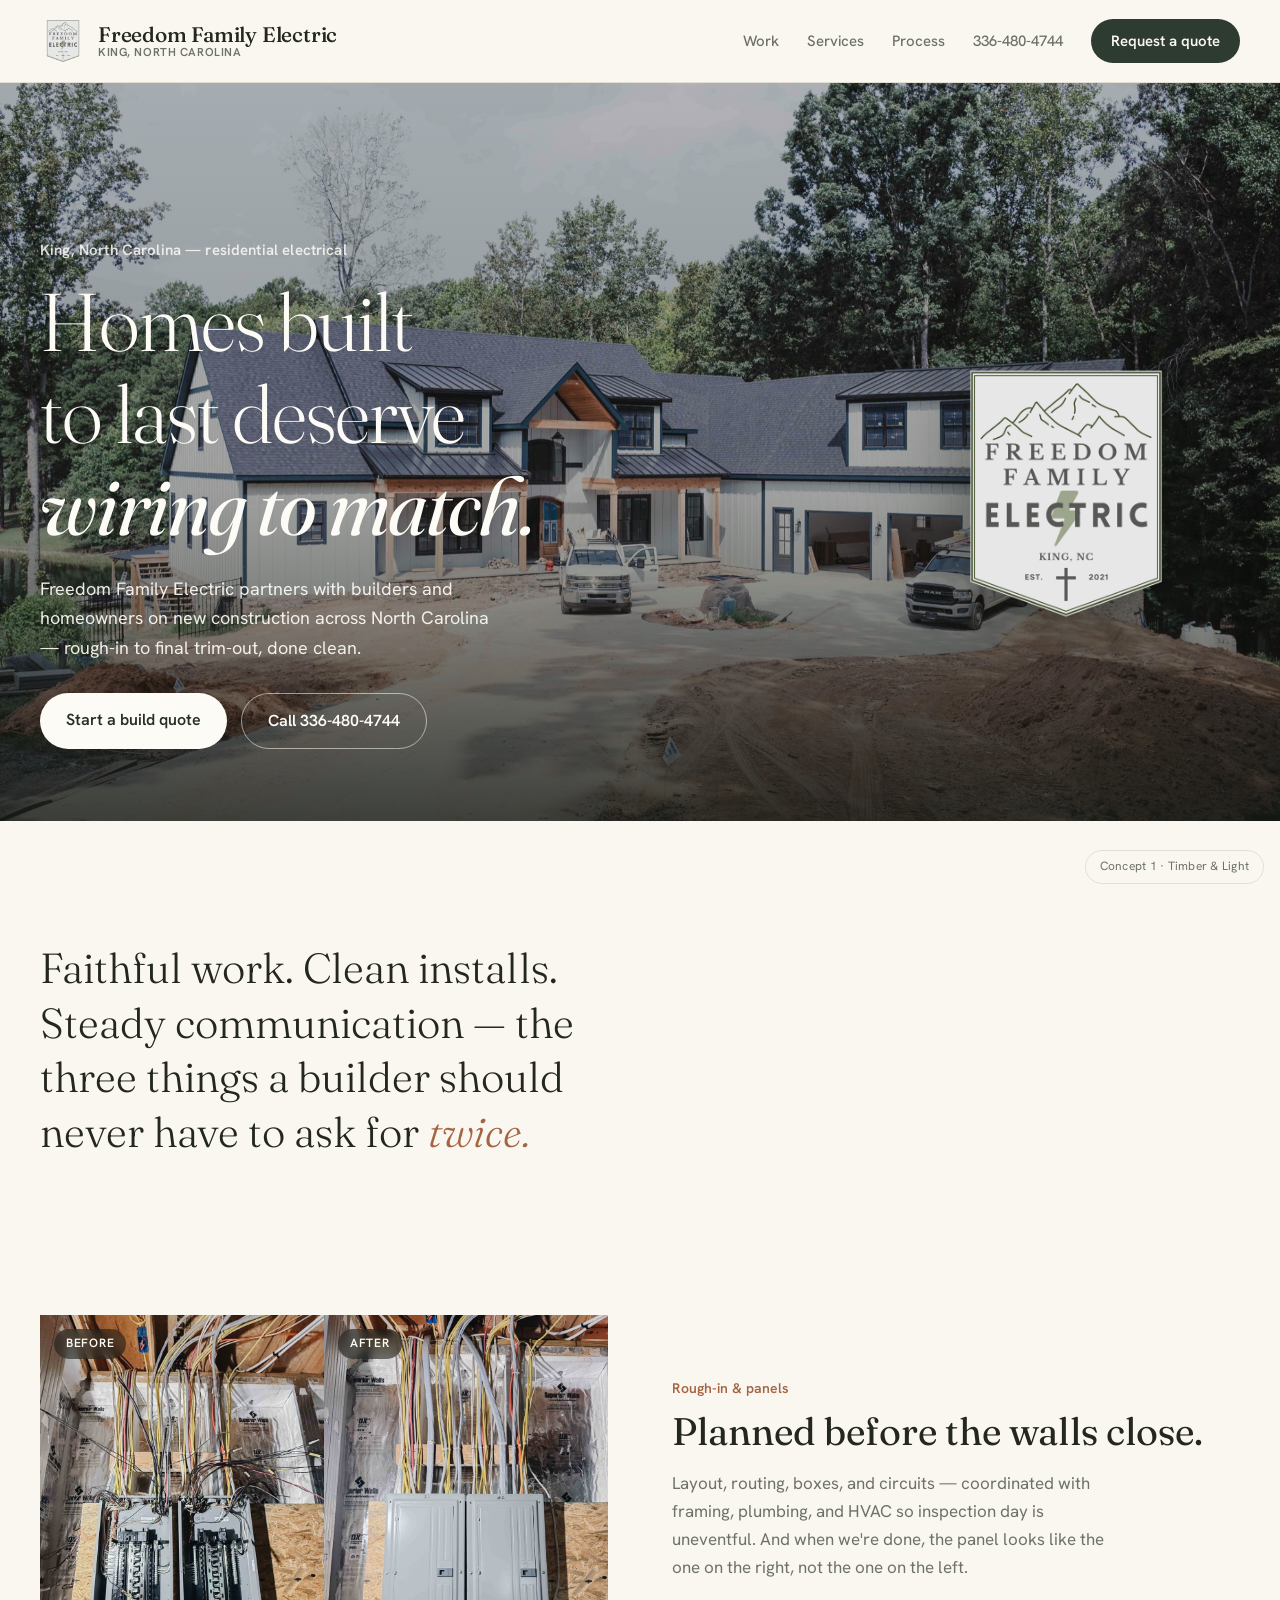
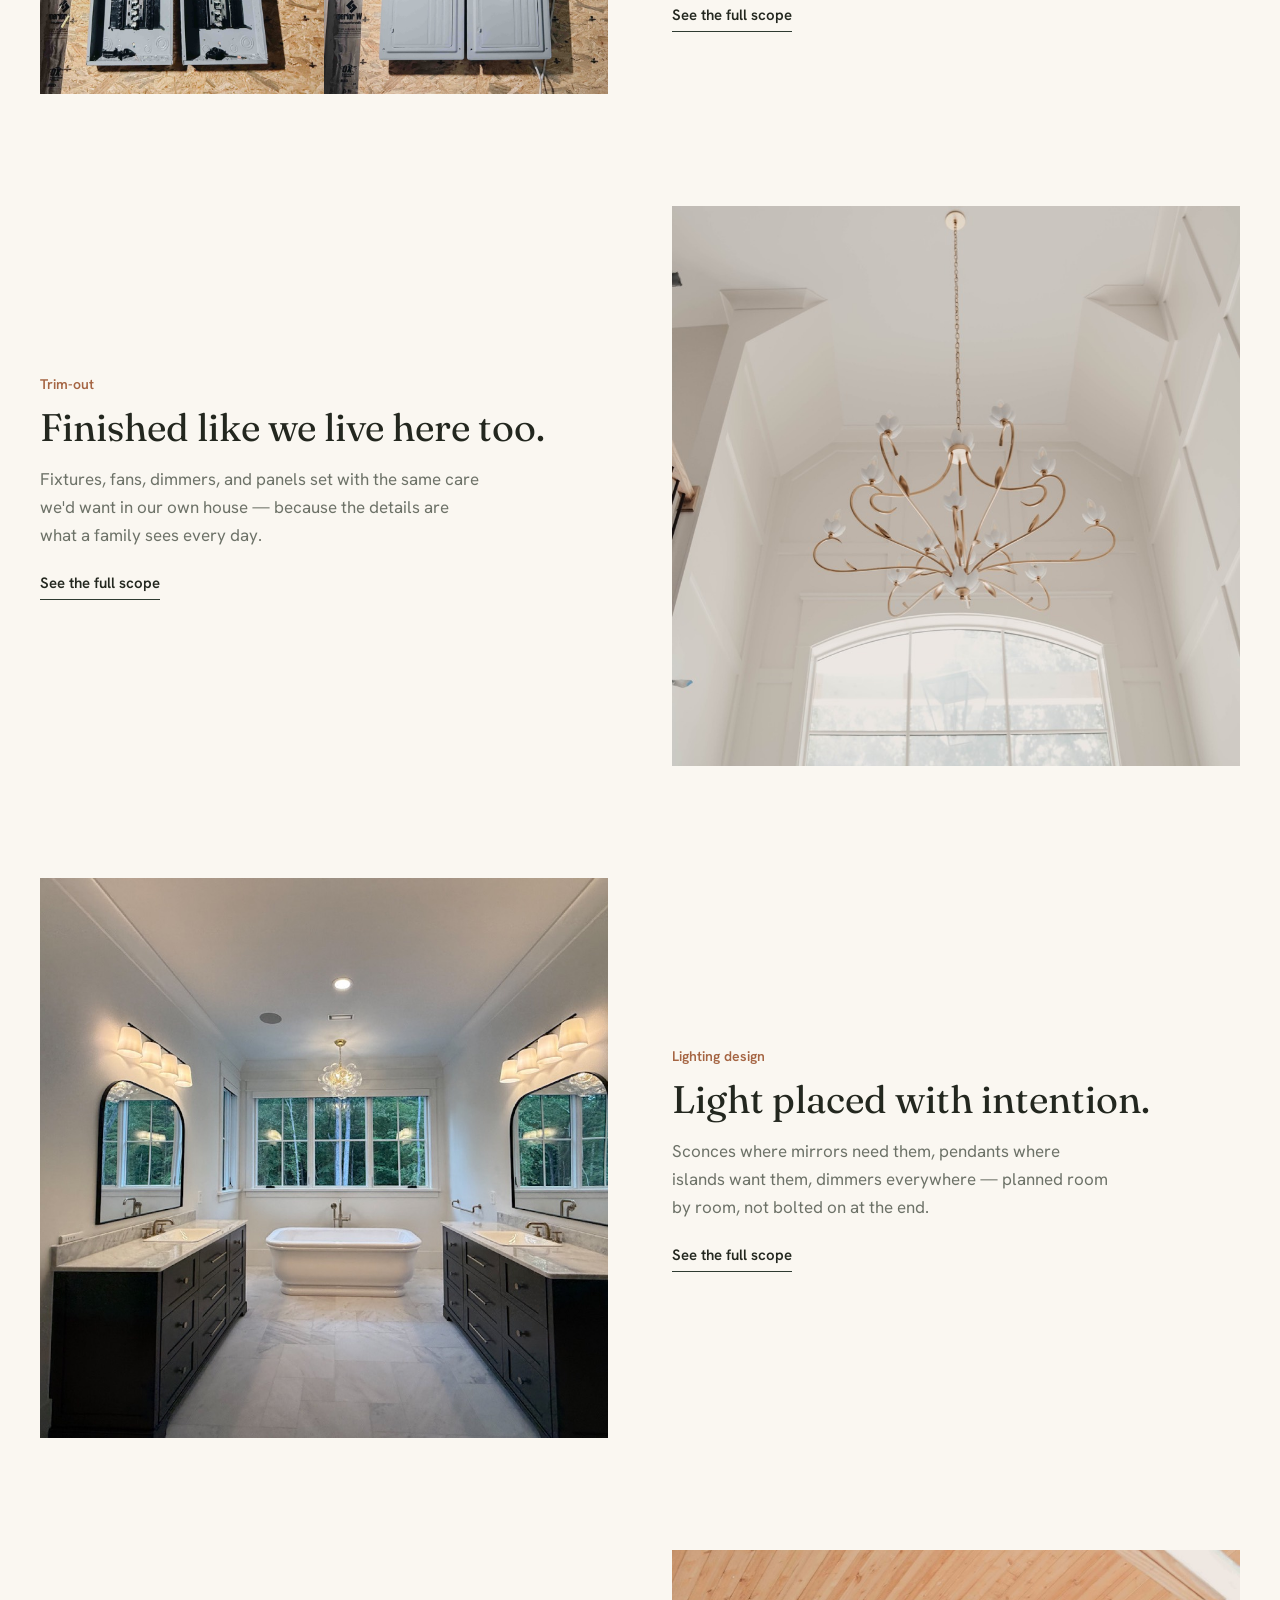
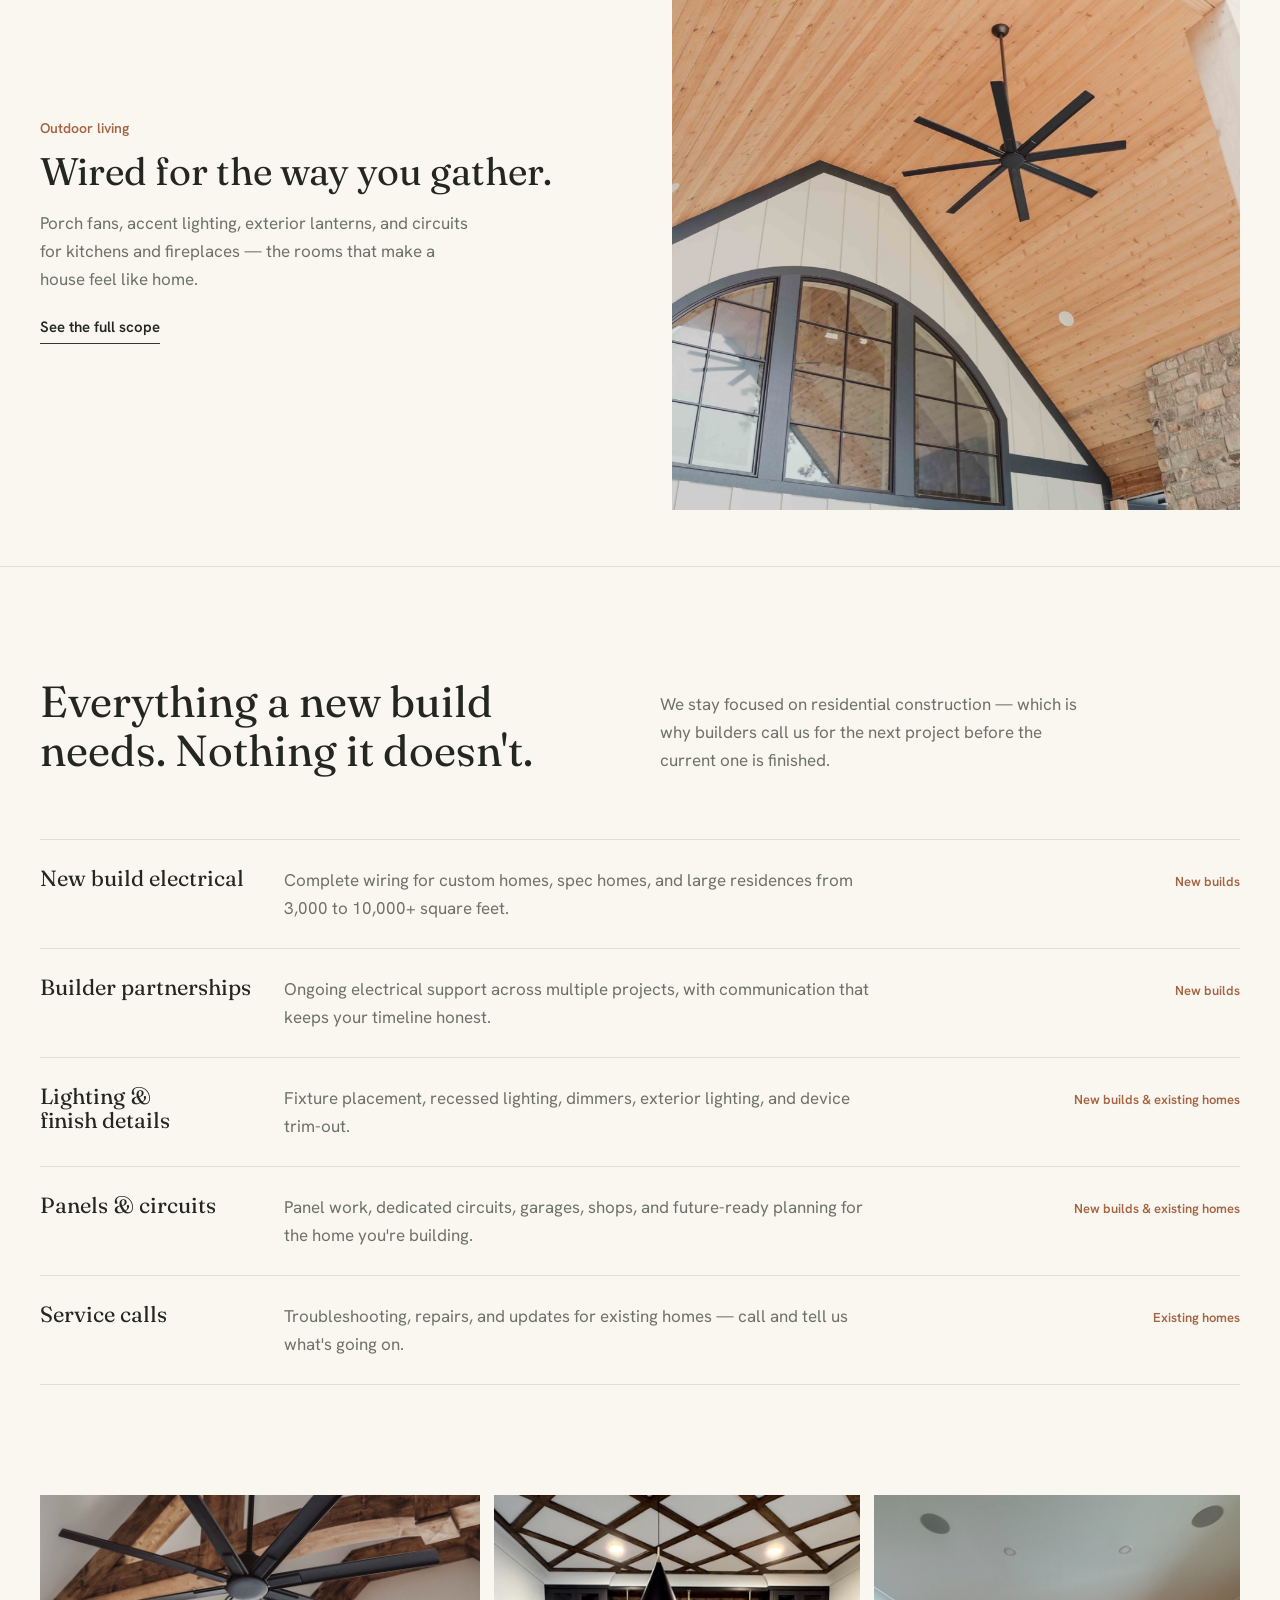
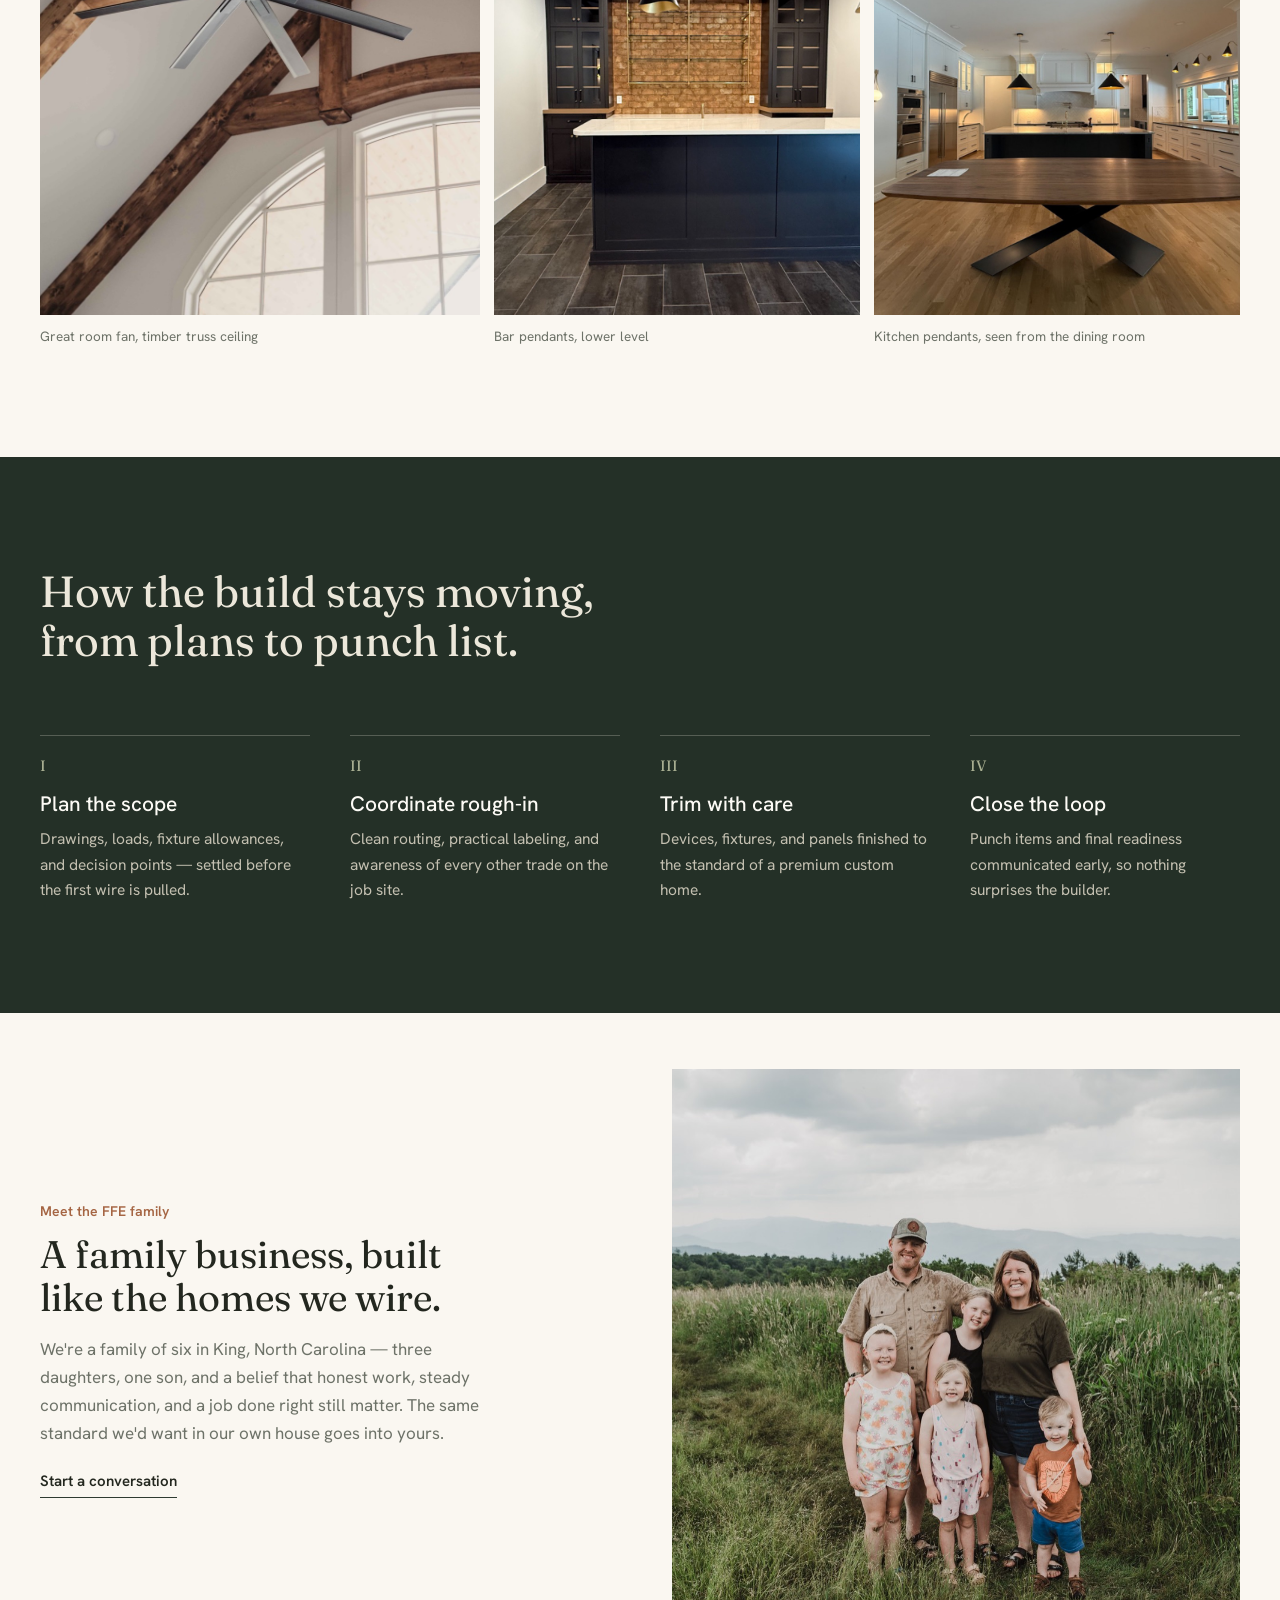
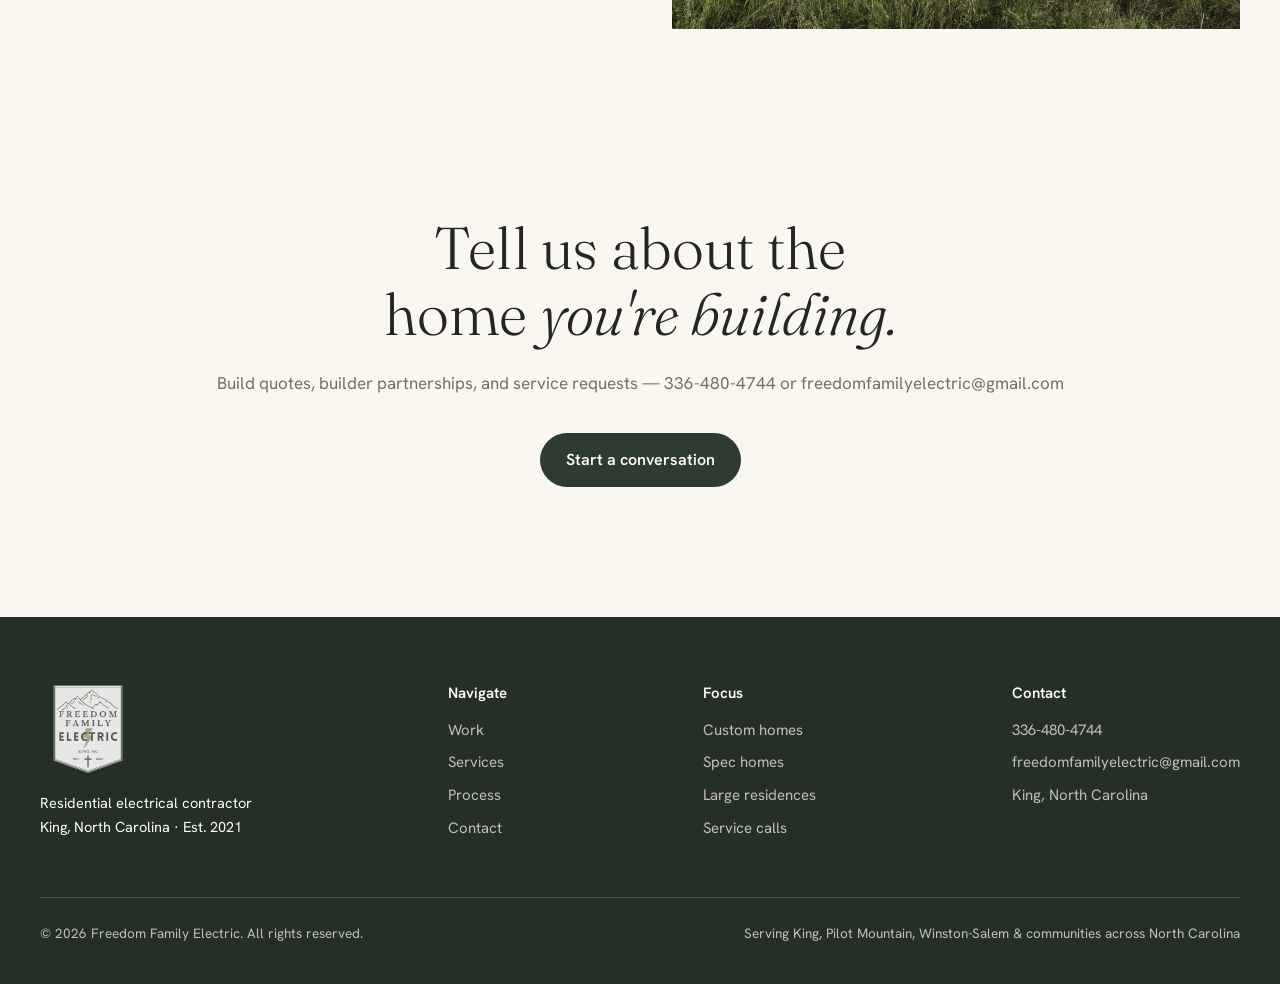
<file: design-mockups/mockup-1.html>
<!doctype html>
<title>Timber &amp; Light — FFE concept</title>
<meta charset="utf-8">
<meta name="viewport" content="width=device-width, initial-scale=1">
<link rel="preconnect" href="https://fonts.googleapis.com">
<link rel="preconnect" href="https://fonts.gstatic.com" crossorigin>
<link rel="stylesheet" href="https://fonts.googleapis.com/css2?family=Fraunces:opsz,wght@9..144,300;9..144,400;9..144,500;9..144,600&family=Hanken+Grotesk:wght@400;500;600&display=swap">
<style>
  :root {
    --bone: #faf7f1;
    --ink: #23271f;
    --pine: #2e3b31;
    --pine-deep: #243027;
    --clay: #a56543;
    --mist: #6d7268;
    --hairline: #e3ded2;
    --font-display: "Fraunces", Georgia, serif;
    --font-body: "Hanken Grotesk", system-ui, sans-serif;
  }
  * { box-sizing: border-box; margin: 0; }
  body {
    background: var(--bone);
    color: var(--ink);
    font-family: var(--font-body);
    font-size: 17px;
    line-height: 1.65;
  }
  img { display: block; max-width: 100%; }
  a { color: inherit; text-decoration: none; }
  h1, h2, h3 { font-family: var(--font-display); font-weight: 400; line-height: 1.12; text-wrap: balance; }
  .wrap { width: min(1200px, calc(100% - 48px)); margin-inline: auto; }
  .concept-tag {
    position: fixed; right: 16px; bottom: 16px; z-index: 50;
    font-size: 12px; letter-spacing: .02em; color: var(--mist);
    background: color-mix(in srgb, var(--bone) 82%, transparent);
    border: 1px solid var(--hairline); border-radius: 999px;
    padding: 6px 14px; pointer-events: none;
  }

  /* header */
  header {
    position: sticky; top: 0; z-index: 40;
    background: color-mix(in srgb, var(--bone) 90%, transparent);
    backdrop-filter: blur(14px);
    border-bottom: 1px solid var(--hairline);
  }
  .header-row {
    display: flex; align-items: center; justify-content: space-between;
    padding: 18px 0;
  }
  .brand-lock { display: flex; align-items: center; gap: 12px; }
  .brand-lock img { width: 46px; height: 46px; object-fit: contain; }
  .wordmark { font-family: var(--font-display); font-size: 21px; font-weight: 500; letter-spacing: -.01em; line-height: 1.1; }
  .wordmark small { display: block; font-family: var(--font-body); font-size: 11.5px; font-weight: 600; letter-spacing: .05em; color: var(--mist); }
  nav { display: flex; gap: 28px; align-items: center; font-size: 15px; font-weight: 500; }
  nav a.quiet { color: var(--mist); }
  nav a.quiet:hover { color: var(--ink); }
  .cta-pill {
    background: var(--pine); color: var(--bone);
    padding: 10px 20px; border-radius: 999px; font-weight: 600;
    transition: background .2s ease;
  }
  .cta-pill:hover { background: var(--pine-deep); }

  /* hero */
  .hero { position: relative; min-height: 640px; height: 82vh; display: flex; align-items: flex-end; }
  .hero > img { position: absolute; inset: 0; width: 100%; height: 100%; object-fit: cover; }
  .hero::after {
    content: ""; position: absolute; inset: 0;
    background: linear-gradient(to top, rgba(20, 25, 20, .78) 0%, rgba(20, 25, 20, .25) 45%, rgba(20, 25, 20, .12) 100%);
  }
  .hero-inner {
    position: relative; z-index: 2; color: #fdfbf6; padding: 96px 0 72px;
    display: grid; grid-template-columns: 1.4fr .6fr; gap: 40px; align-items: center;
  }
  .hero-copy .hero-kicker { font-size: 15px; font-weight: 600; letter-spacing: .01em; opacity: .85; margin-bottom: 14px; }
  .hero h1 { font-size: clamp(44px, 6.4vw, 88px); font-weight: 300; letter-spacing: -.015em; max-width: 13ch; }
  .hero h1 em { font-style: italic; font-weight: 400; }
  .hero-copy > p:not(.hero-kicker) { max-width: 46ch; font-size: 18px; opacity: .92; margin-top: 22px; }
  .hero-actions { display: flex; gap: 14px; flex-wrap: wrap; margin-top: 30px; }
  .hero-brand { display: flex; justify-content: center; }
  .hero-badge {
    width: clamp(190px, 21vw, 300px); height: auto;
    filter: drop-shadow(0 18px 44px rgba(15, 20, 15, .55));
  }
  .btn {
    display: inline-block; padding: 14px 26px; border-radius: 999px;
    font-weight: 600; font-size: 16px; transition: background .2s ease, color .2s ease;
  }
  .btn-light { background: #fdfbf6; color: var(--pine-deep); }
  .btn-light:hover { background: #fff; }
  .btn-ghost { border: 1px solid rgba(253, 251, 246, .55); color: #fdfbf6; }
  .btn-ghost:hover { background: rgba(253, 251, 246, .12); }

  /* statement */
  .statement { padding: 120px 0 100px; }
  .statement p {
    font-family: var(--font-display); font-size: clamp(26px, 3.4vw, 42px);
    font-weight: 300; line-height: 1.3; max-width: 26ch; text-wrap: balance;
  }
  .statement p em { font-style: italic; color: var(--clay); }

  /* editorial work blocks */
  .work-block {
    display: grid; grid-template-columns: 1fr 1fr; gap: clamp(32px, 5vw, 80px);
    align-items: center; padding: 56px 0;
  }
  .work-block.flip .work-photo { order: 2; }
  .work-photo img { width: 100%; height: min(560px, 72vh); object-fit: cover; }
  .compare { display: grid; grid-template-columns: 1fr 1fr; }
  .compare figure { position: relative; }
  .compare img { width: 100%; height: auto; aspect-ratio: 3 / 4; object-fit: cover; }
  .compare figcaption {
    position: absolute; top: 14px; left: 14px;
    font-size: 12px; font-weight: 600; letter-spacing: .06em; text-transform: uppercase;
    color: #fdfbf6; background: rgba(20, 25, 20, .55); backdrop-filter: blur(4px);
    padding: 5px 12px; border-radius: 999px;
  }
  .work-copy .num { font-size: 14px; font-weight: 600; color: var(--clay); margin-bottom: 10px; }
  .work-copy h2 { font-size: clamp(28px, 3vw, 40px); margin-bottom: 16px; }
  .work-copy p { color: var(--mist); max-width: 44ch; }
  .work-copy .link {
    display: inline-block; margin-top: 22px; font-weight: 600; font-size: 15px;
    border-bottom: 1.5px solid var(--pine); padding-bottom: 3px;
  }

  /* services */
  .services { padding: 110px 0; border-top: 1px solid var(--hairline); }
  .services-head { display: grid; grid-template-columns: 1fr 1fr; gap: 40px; margin-bottom: 64px; }
  .services-head h2 { font-size: clamp(30px, 3.4vw, 46px); }
  .services-head p { color: var(--mist); max-width: 44ch; align-self: end; }
  .svc-row {
    display: grid; grid-template-columns: 220px 1fr auto; gap: 24px; align-items: baseline;
    padding: 26px 0; border-top: 1px solid var(--hairline);
  }
  .svc-row:last-child { border-bottom: 1px solid var(--hairline); }
  .svc-row h3 { font-size: 22px; }
  .svc-row p { color: var(--mist); max-width: 60ch; }
  .svc-row .svc-tag { font-size: 13px; font-weight: 600; color: var(--clay); white-space: nowrap; }

  /* photo strip */
  .strip { padding: 0 0 110px; }
  .strip-grid { display: grid; grid-template-columns: 1.2fr 1fr 1fr; gap: 14px; }
  .strip-grid figure { position: relative; }
  .strip-grid img { width: 100%; height: 420px; object-fit: cover; }
  .strip-grid figcaption {
    margin-top: 10px; font-size: 13.5px; color: var(--mist);
  }

  /* process */
  .process { background: var(--pine-deep); color: #ece7da; padding: 110px 0; }
  .process h2 { font-size: clamp(30px, 3.4vw, 46px); max-width: 22ch; margin-bottom: 70px; }
  .process-grid { display: grid; grid-template-columns: repeat(4, 1fr); gap: 40px; }
  .step h3 { font-size: 21px; font-weight: 500; margin: 0 0 10px; color: #fdfbf6; font-family: var(--font-body); }
  .step p { font-size: 15.5px; color: #c4c0b1; }
  .step .n {
    font-family: var(--font-display); font-size: 15px; color: #a8ae91;
    display: block; border-top: 1px solid rgba(236, 231, 218, .25); padding-top: 18px; margin-bottom: 14px;
  }

  /* cta band */
  .cta-band { padding: 130px 0; text-align: center; }
  .cta-band h2 { font-size: clamp(34px, 4.6vw, 62px); font-weight: 300; max-width: 18ch; margin: 0 auto 22px; }
  .cta-band h2 em { font-style: italic; }
  .cta-band p { color: var(--mist); margin-bottom: 36px; }
  .btn-pine { background: var(--pine); color: #fdfbf6; }
  .btn-pine:hover { background: var(--pine-deep); }

  footer { background: var(--pine-deep); color: #c4c0b1; padding: 64px 0 40px; font-size: 15px; }
  .foot-grid { display: flex; justify-content: space-between; gap: 40px; flex-wrap: wrap; margin-bottom: 56px; }
  .foot-brand { font-family: var(--font-display); font-size: 22px; color: #fdfbf6; }
  .foot-col { display: grid; gap: 8px; align-content: start; }
  .foot-col strong { color: #fdfbf6; font-weight: 600; margin-bottom: 4px; }
  .foot-bottom { border-top: 1px solid rgba(236, 231, 218, .18); padding-top: 24px; font-size: 13.5px; display: flex; justify-content: space-between; flex-wrap: wrap; gap: 12px; }

  @media (max-width: 860px) {
    nav a.quiet { display: none; }
    .concept-tag { display: none; }
    .hero { height: auto; min-height: 0; }
    .hero-inner { grid-template-columns: 1fr; gap: 0; padding: 56px 0 64px; }
    .hero-brand { order: -1; margin-bottom: 4px; }
    .hero-badge { width: 110px; }
    .work-block, .services-head { grid-template-columns: 1fr; }
    .work-photo img { height: auto; aspect-ratio: 4 / 3; }
    .work-block.flip .work-photo { order: 0; }
    .strip-grid { grid-template-columns: 1fr; }
    .strip-grid img { height: auto; aspect-ratio: 4 / 3; }
    .process-grid { grid-template-columns: 1fr 1fr; }
    .svc-row { grid-template-columns: 1fr; gap: 6px; }
  }
  @media (prefers-reduced-motion: no-preference) {
    .hero-inner { animation: rise .9s ease both; }
    @keyframes rise { from { opacity: 0; transform: translateY(18px); } to { opacity: 1; transform: none; } }
  }
</style>
</head>
<body>
<span class="concept-tag">Concept 1 · Timber &amp; Light</span>

<header>
  <div class="wrap header-row">
    <a class="brand-lock" href="#">
      <img src="img/ffe-logo.png" alt="Freedom Family Electric badge logo — Pilot Mountain with cross, est. 2021">
      <span class="wordmark">Freedom Family Electric<small>KING, NORTH CAROLINA</small></span>
    </a>
    <nav>
      <a class="quiet" href="#work">Work</a>
      <a class="quiet" href="#services">Services</a>
      <a class="quiet" href="#process">Process</a>
      <a class="quiet" href="tel:+13364804744">336-480-4744</a>
      <a class="cta-pill" href="#contact">Request a quote</a>
    </nav>
  </div>
</header>

<main>
  <section class="hero">
    <img src="img/hero-house.jpg" alt="New custom home with work trucks in the driveway">
    <div class="wrap hero-inner">
      <div class="hero-copy">
        <p class="hero-kicker">King, North Carolina — residential electrical</p>
        <h1>Homes built to last deserve <em>wiring to match.</em></h1>
        <p>Freedom Family Electric partners with builders and homeowners on new construction across North Carolina — rough-in to final trim-out, done clean.</p>
        <div class="hero-actions">
          <a class="btn btn-light" href="#contact">Start a build quote</a>
          <a class="btn btn-ghost" href="tel:+13364804744">Call 336-480-4744</a>
        </div>
      </div>
      <div class="hero-brand">
        <img class="hero-badge" src="img/ffe-logo.png" alt="Freedom Family Electric badge logo — Pilot Mountain with cross, est. 2021">
      </div>
    </div>
  </section>

  <section class="statement wrap">
    <p>Faithful work. Clean installs. Steady communication — the three things a builder should never have to ask for <em>twice.</em></p>
  </section>

  <section id="work">
    <div class="wrap">
      <div class="work-block">
        <div class="work-photo">
          <div class="compare">
            <figure>
              <img src="img/panel-before.jpg" alt="Main breaker panel before — cluttered and disorganized wiring">
              <figcaption>Before</figcaption>
            </figure>
            <figure>
              <img src="img/panel-after.jpg" alt="Main breaker panel after — cleanly organized wiring with doors closed">
              <figcaption>After</figcaption>
            </figure>
          </div>
        </div>
        <div class="work-copy">
          <p class="num">Rough-in &amp; panels</p>
          <h2>Planned before the walls close.</h2>
          <p>Layout, routing, boxes, and circuits — coordinated with framing, plumbing, and HVAC so inspection day is uneventful. And when we're done, the panel looks like the one on the right, not the one on the left.</p>
          <a class="link" href="#services">See the full scope</a>
        </div>
      </div>

      <div class="work-block flip">
        <div class="work-photo"><img src="img/interior-chandalier.jpg" alt="Chandelier hung in a two-story foyer with arched window"></div>
        <div class="work-copy">
          <p class="num">Trim-out</p>
          <h2>Finished like we live here too.</h2>
          <p>Fixtures, fans, dimmers, and panels set with the same care we'd want in our own house — because the details are what a family sees every day.</p>
          <a class="link" href="#services">See the full scope</a>
        </div>
      </div>

      <div class="work-block">
        <div class="work-photo"><img src="img/bath-vanities.jpg" alt="Primary bath with dual vanities, sconces, and chandelier"></div>
        <div class="work-copy">
          <p class="num">Lighting design</p>
          <h2>Light placed with intention.</h2>
          <p>Sconces where mirrors need them, pendants where islands want them, dimmers everywhere — planned room by room, not bolted on at the end.</p>
          <a class="link" href="#services">See the full scope</a>
        </div>
      </div>

      <div class="work-block flip">
        <div class="work-photo"><img src="img/exterior-fan.jpg" alt="Outdoor living porch with tongue-and-groove ceiling and black fan"></div>
        <div class="work-copy">
          <p class="num">Outdoor living</p>
          <h2>Wired for the way you gather.</h2>
          <p>Porch fans, accent lighting, exterior lanterns, and circuits for kitchens and fireplaces — the rooms that make a house feel like home.</p>
          <a class="link" href="#services">See the full scope</a>
        </div>
      </div>
    </div>
  </section>

  <section class="services" id="services">
    <div class="wrap">
      <div class="services-head">
        <h2>Everything a new build needs. Nothing it doesn't.</h2>
        <p>We stay focused on residential construction — which is why builders call us for the next project before the current one is finished.</p>
      </div>
      <div class="svc-row">
        <h3>New build electrical</h3>
        <p>Complete wiring for custom homes, spec homes, and large residences from 3,000 to 10,000+ square feet.</p>
        <span class="svc-tag">New builds</span>
      </div>
      <div class="svc-row">
        <h3>Builder partnerships</h3>
        <p>Ongoing electrical support across multiple projects, with communication that keeps your timeline honest.</p>
        <span class="svc-tag">New builds</span>
      </div>
      <div class="svc-row">
        <h3>Lighting &amp; finish details</h3>
        <p>Fixture placement, recessed lighting, dimmers, exterior lighting, and device trim-out.</p>
        <span class="svc-tag">New builds &amp; existing homes</span>
      </div>
      <div class="svc-row">
        <h3>Panels &amp; circuits</h3>
        <p>Panel work, dedicated circuits, garages, shops, and future-ready planning for the home you're building.</p>
        <span class="svc-tag">New builds &amp; existing homes</span>
      </div>
      <div class="svc-row">
        <h3>Service calls</h3>
        <p>Troubleshooting, repairs, and updates for existing homes — call and tell us what's going on.</p>
        <span class="svc-tag">Existing homes</span>
      </div>
    </div>
  </section>

  <section class="strip">
    <div class="wrap strip-grid">
      <figure>
        <img src="img/interior-fan-close-up.jpg" alt="Close view of a black ceiling fan between timber trusses">
        <figcaption>Great room fan, timber truss ceiling</figcaption>
      </figure>
      <figure>
        <img src="img/bar-pendants.jpg" alt="Basement bar with black cone pendants and brick backsplash">
        <figcaption>Bar pendants, lower level</figcaption>
      </figure>
      <figure>
        <img src="img/staircase-chandeliers.jpg" alt="View from the dining room into a kitchen with two pendant lights hanging over the counter">
        <figcaption>Kitchen pendants, seen from the dining room</figcaption>
      </figure>
    </div>
  </section>

  <section class="process" id="process">
    <div class="wrap">
      <h2>How the build stays moving, from plans to punch list.</h2>
      <div class="process-grid">
        <div class="step">
          <span class="n">I</span>
          <h3>Plan the scope</h3>
          <p>Drawings, loads, fixture allowances, and decision points — settled before the first wire is pulled.</p>
        </div>
        <div class="step">
          <span class="n">II</span>
          <h3>Coordinate rough-in</h3>
          <p>Clean routing, practical labeling, and awareness of every other trade on the job site.</p>
        </div>
        <div class="step">
          <span class="n">III</span>
          <h3>Trim with care</h3>
          <p>Devices, fixtures, and panels finished to the standard of a premium custom home.</p>
        </div>
        <div class="step">
          <span class="n">IV</span>
          <h3>Close the loop</h3>
          <p>Punch items and final readiness communicated early, so nothing surprises the builder.</p>
        </div>
      </div>
    </div>
  </section>

  <section class="wrap">
    <div class="work-block flip">
      <div class="work-photo"><img src="img/family.jpg" alt="The Freedom Family Electric family of six in a mountain field" style="object-position: 45% 30%;"></div>
      <div class="work-copy">
        <p class="num">Meet the FFE family</p>
        <h2>A family business, built like the homes we wire.</h2>
        <p>We're a family of six in King, North Carolina — three daughters, one son, and a belief that honest work, steady communication, and a job done right still matter. The same standard we'd want in our own house goes into yours.</p>
        <a class="link" href="#contact">Start a conversation</a>
      </div>
    </div>
  </section>

  <section class="cta-band wrap" id="contact">
    <h2>Tell us about the home <em>you're building.</em></h2>
    <p>Build quotes, builder partnerships, and service requests — 336-480-4744 or freedomfamilyelectric@gmail.com</p>
    <a class="btn btn-pine" href="mailto:freedomfamilyelectric@gmail.com">Start a conversation</a>
  </section>
</main>

<footer>
  <div class="wrap">
    <div class="foot-grid">
      <div class="foot-brand">
        <img src="img/ffe-logo.png" alt="Freedom Family Electric badge logo" style="width: 96px; height: 96px; margin-bottom: 14px;">
        <p style="font-size: 14.5px; font-family: var(--font-body);">Residential electrical contractor<br>King, North Carolina · Est. 2021</p>
      </div>
      <div class="foot-col">
        <strong>Navigate</strong>
        <a href="#work">Work</a>
        <a href="#services">Services</a>
        <a href="#process">Process</a>
        <a href="#contact">Contact</a>
      </div>
      <div class="foot-col">
        <strong>Focus</strong>
        <span>Custom homes</span>
        <span>Spec homes</span>
        <span>Large residences</span>
        <span>Service calls</span>
      </div>
      <div class="foot-col">
        <strong>Contact</strong>
        <a href="tel:+13364804744">336-480-4744</a>
        <a href="mailto:freedomfamilyelectric@gmail.com">freedomfamilyelectric@gmail.com</a>
        <span>King, North Carolina</span>
      </div>
    </div>
    <div class="foot-bottom">
      <span>&copy; 2026 Freedom Family Electric. All rights reserved.</span>
      <span>Serving King, Pilot Mountain, Winston-Salem &amp; communities across North Carolina</span>
    </div>
  </div>
</footer>
</body>
</html>
</file>
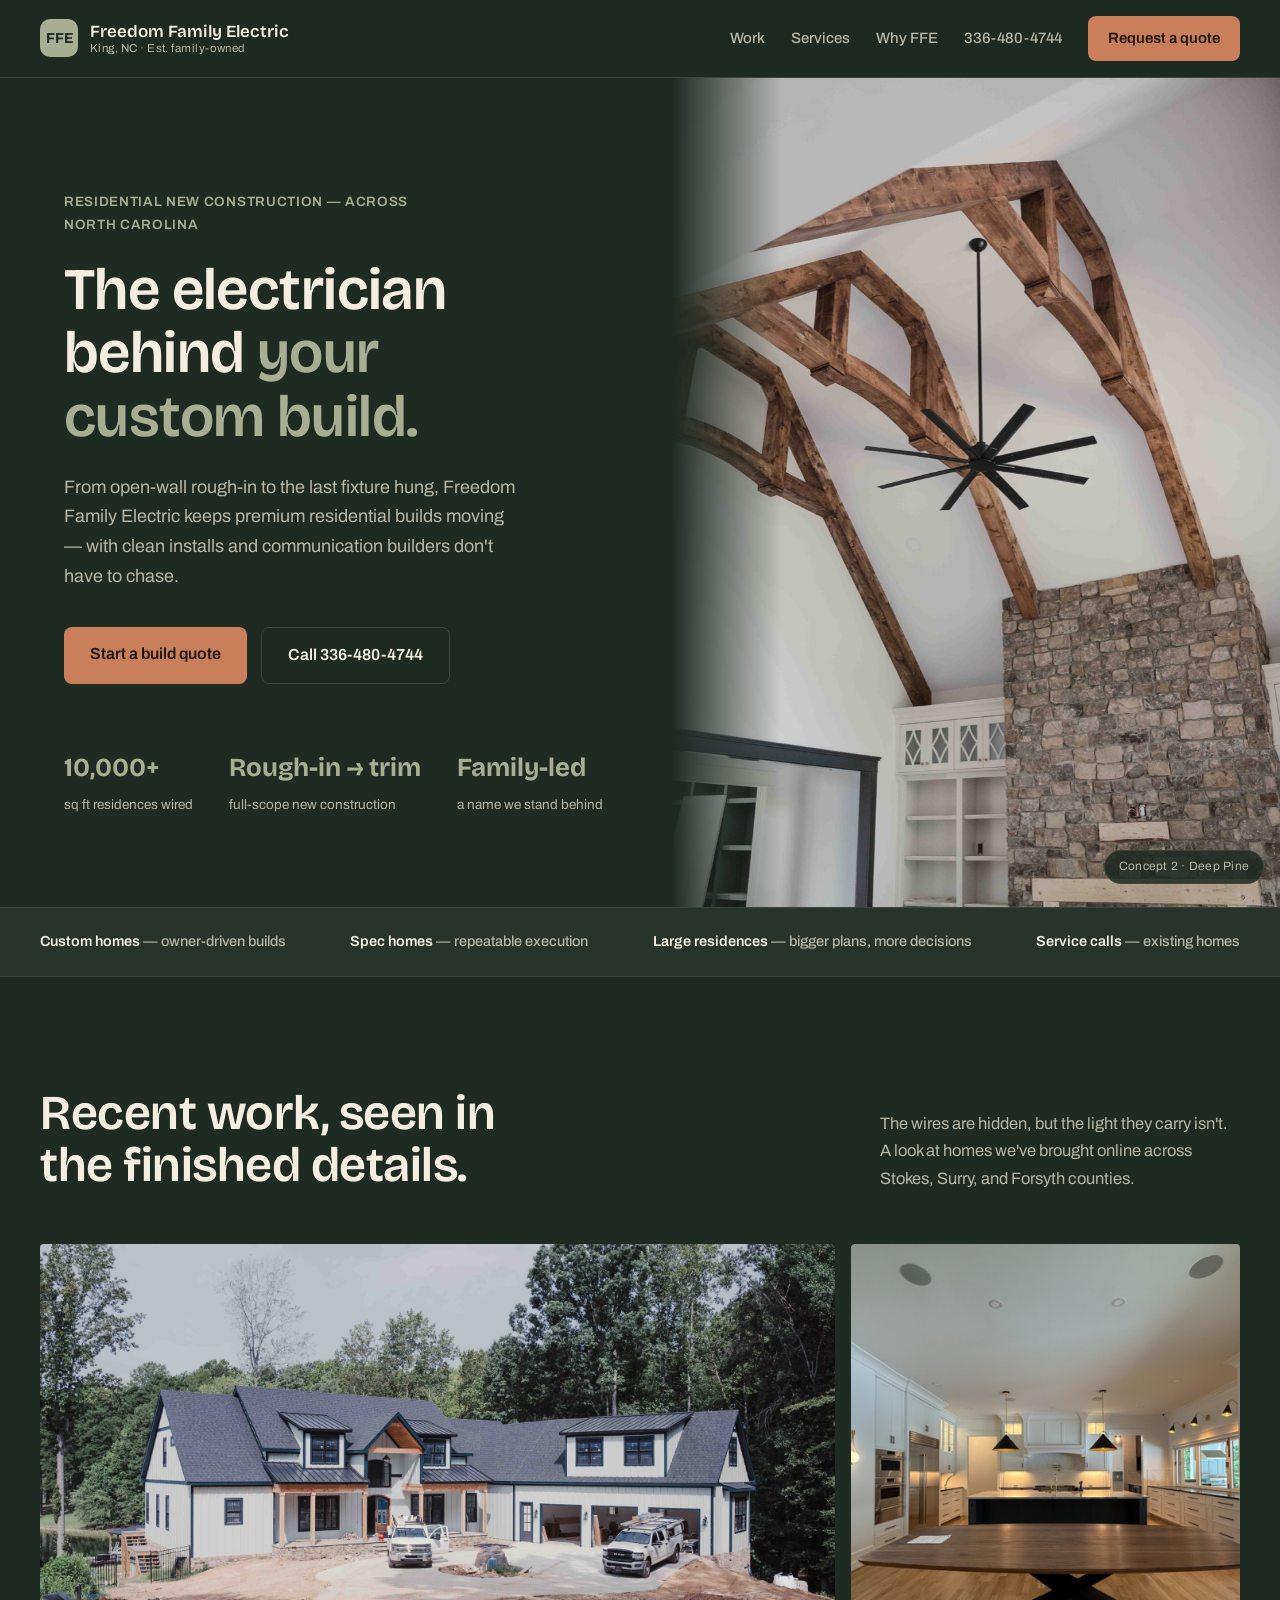
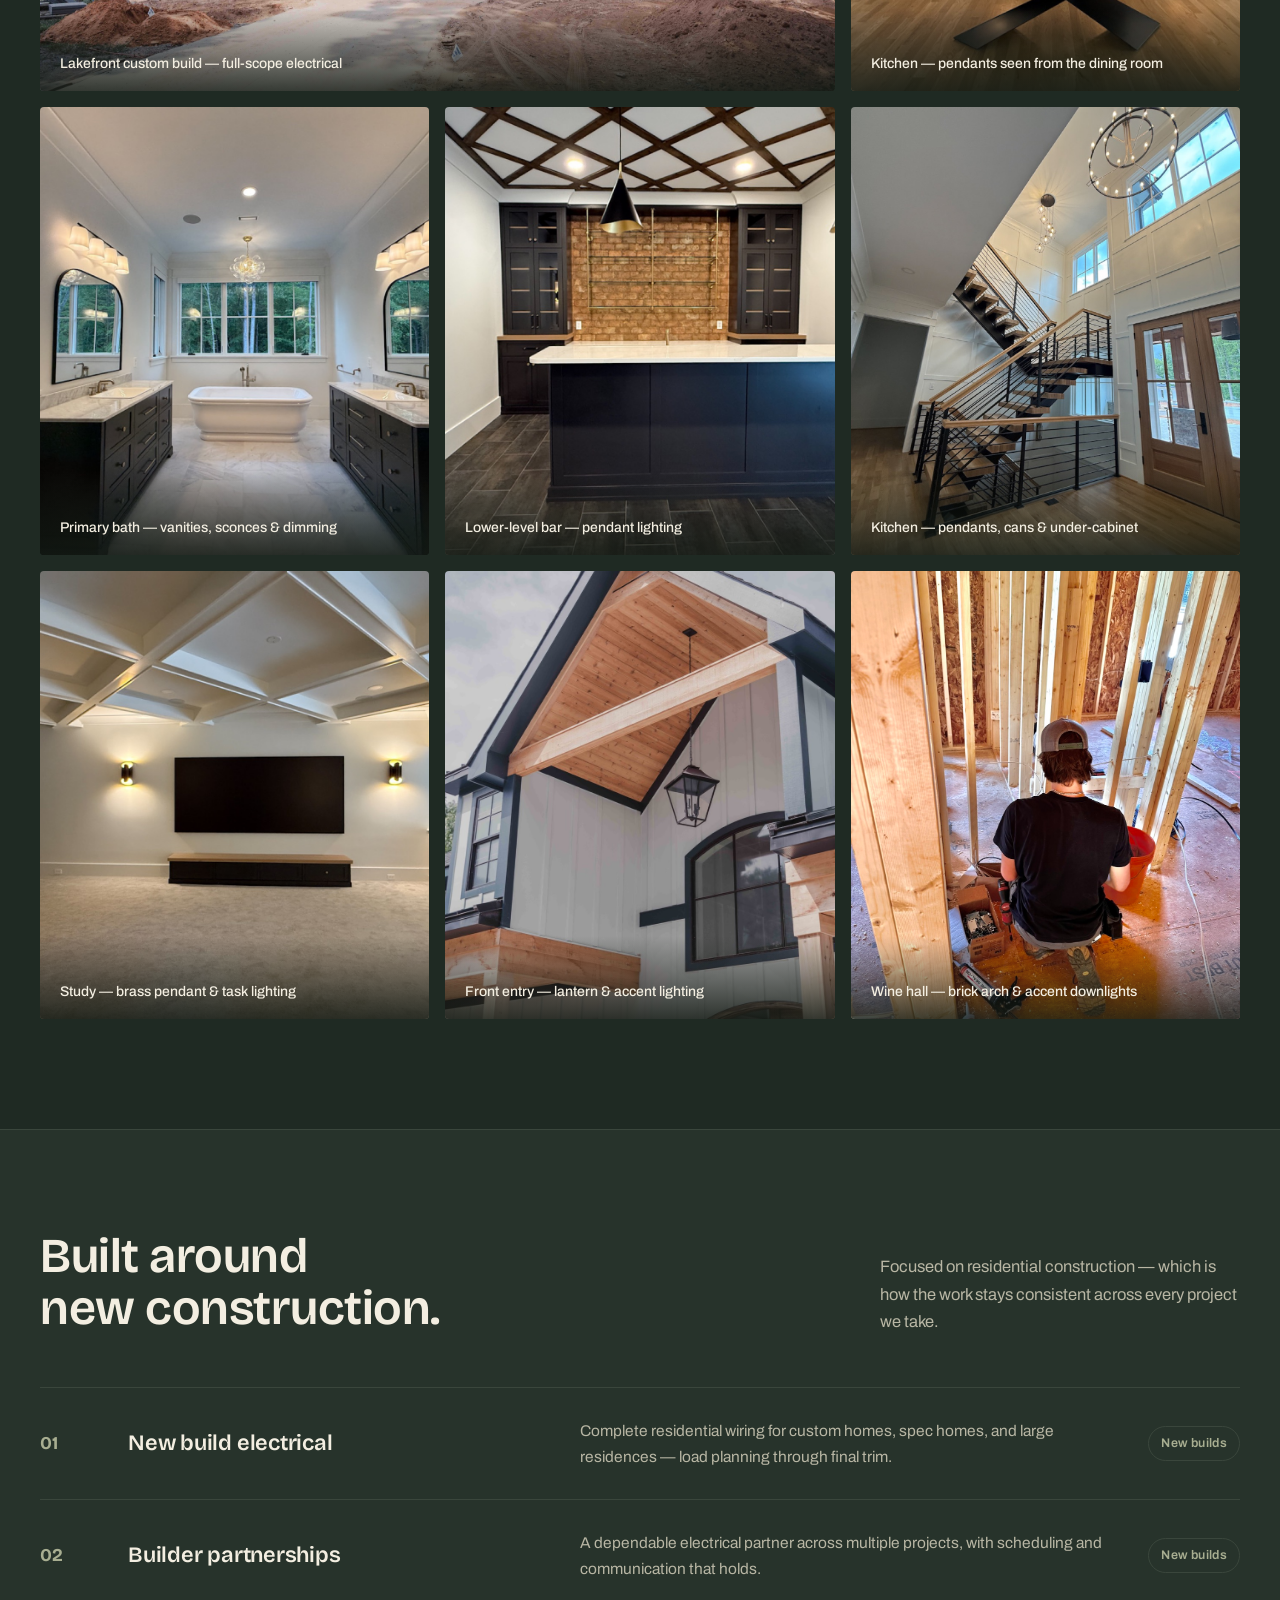
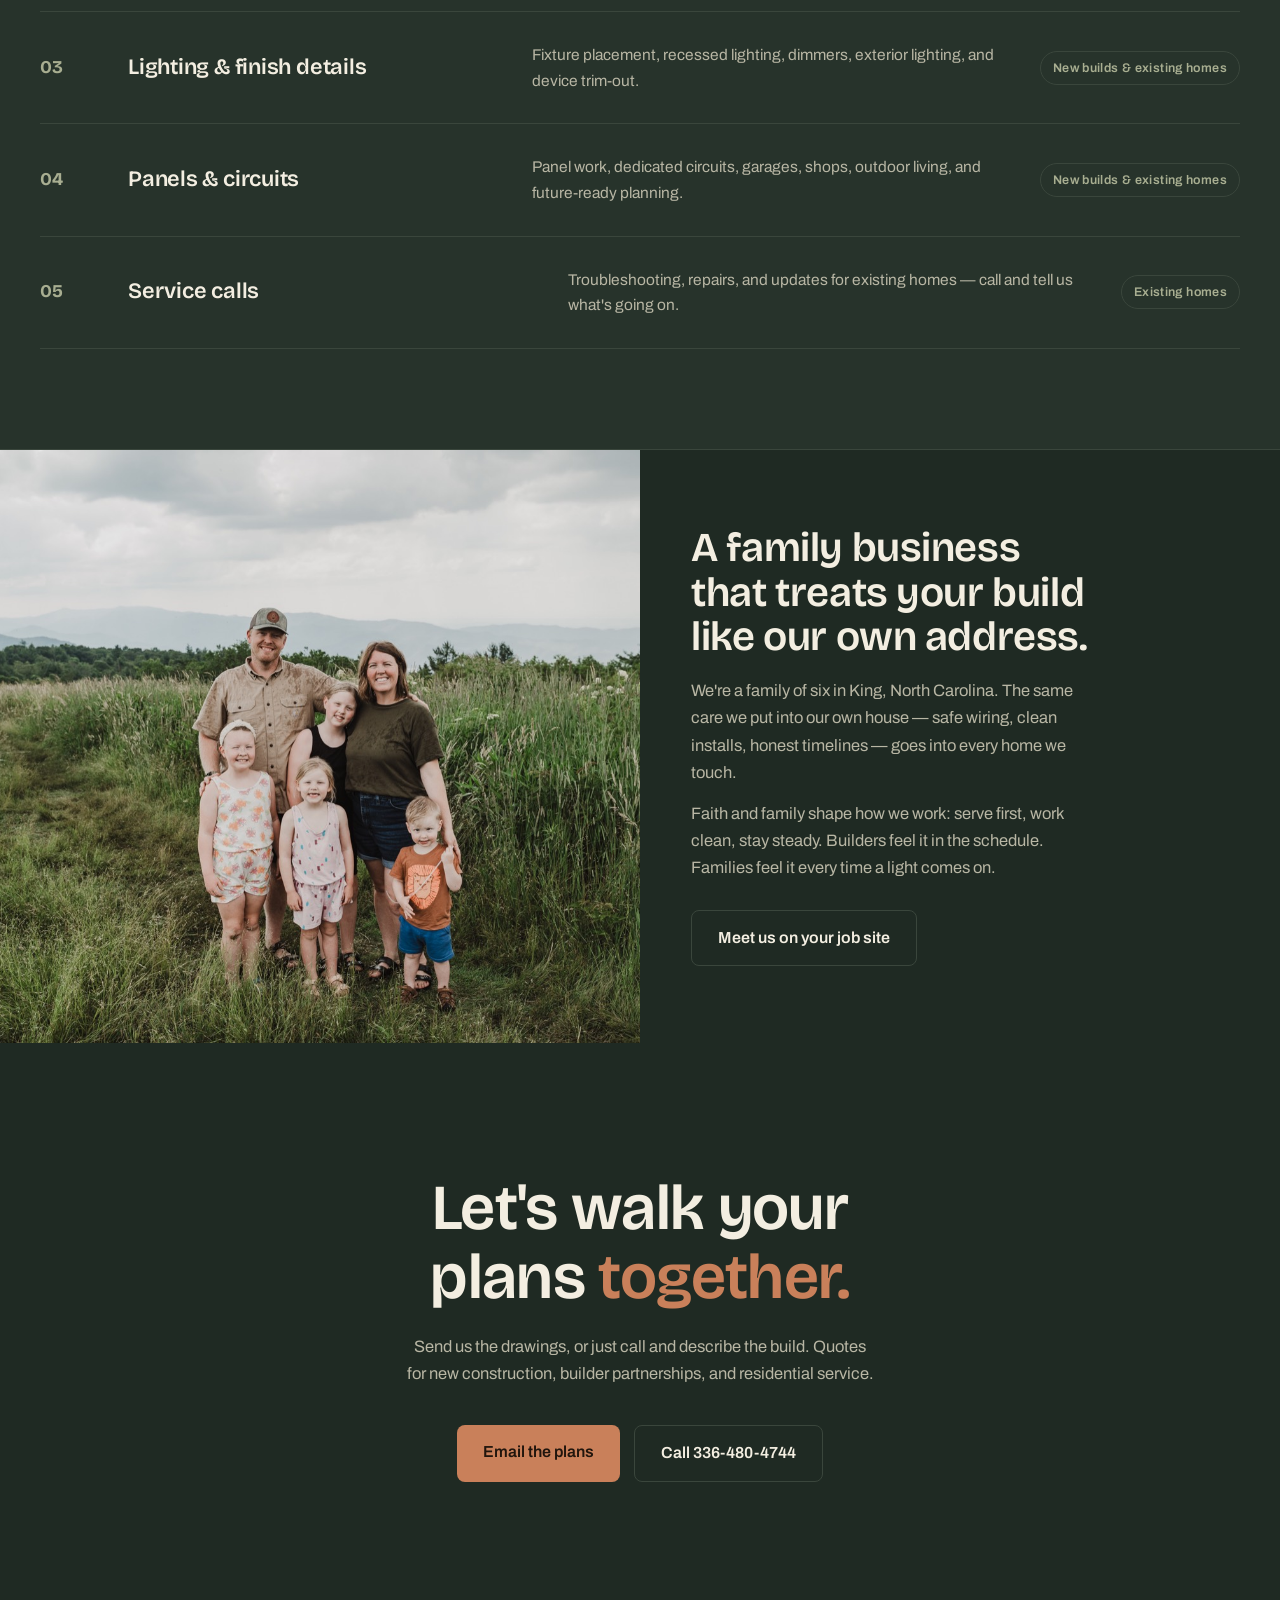
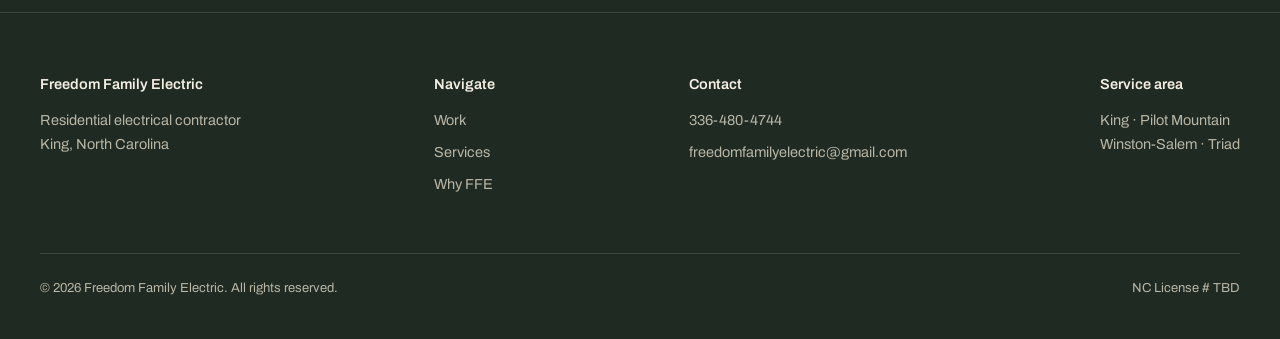
<file: design-mockups/mockup-2.html>
<!doctype html>
<title>Deep Pine — FFE concept</title>
<meta charset="utf-8">
<meta name="viewport" content="width=device-width, initial-scale=1">
<link rel="preconnect" href="https://fonts.googleapis.com">
<link rel="preconnect" href="https://fonts.gstatic.com" crossorigin>
<link rel="stylesheet" href="https://fonts.googleapis.com/css2?family=Bricolage+Grotesque:opsz,wght@12..96,400;12..96,500;12..96,600;12..96,700&family=Archivo:wght@400;500;600&display=swap">
<style>
  :root {
    --bg: #1f2a23;
    --panel: #27332b;
    --ink: #f3eee1;
    --ink-dim: #b8b6a4;
    --sage: #a8ae91;
    --clay: #c9805a;
    --hairline: #3a463c;
    --font-display: "Bricolage Grotesque", system-ui, sans-serif;
    --font-body: "Archivo", system-ui, sans-serif;
  }
  * { box-sizing: border-box; margin: 0; }
  body {
    background: var(--bg);
    color: var(--ink);
    font-family: var(--font-body);
    font-size: 16.5px;
    line-height: 1.65;
  }
  img { display: block; max-width: 100%; }
  a { color: inherit; text-decoration: none; }
  h1, h2, h3 { font-family: var(--font-display); font-weight: 600; line-height: 1.08; text-wrap: balance; letter-spacing: -.01em; }
  .wrap { width: min(1200px, calc(100% - 48px)); margin-inline: auto; }
  .concept-tag {
    position: fixed; right: 16px; bottom: 16px; z-index: 50;
    font-size: 12px; letter-spacing: .02em; color: var(--ink-dim);
    background: rgba(31, 42, 35, .85); border: 1px solid var(--hairline);
    border-radius: 999px; padding: 6px 14px; pointer-events: none;
  }

  header { position: sticky; top: 0; z-index: 40; background: rgba(31, 42, 35, .9); backdrop-filter: blur(14px); border-bottom: 1px solid var(--hairline); }
  .header-row { display: flex; align-items: center; justify-content: space-between; padding: 16px 0; }
  .brand-lock { display: flex; align-items: center; gap: 12px; }
  .brand-badge {
    width: 38px; height: 38px; border-radius: 10px; background: var(--sage); color: var(--bg);
    display: grid; place-items: center; font-family: var(--font-display); font-weight: 700; font-size: 15px;
  }
  .brand-name { font-family: var(--font-display); font-weight: 600; font-size: 17px; line-height: 1.15; }
  .brand-name small { display: block; font-family: var(--font-body); font-weight: 400; font-size: 11.5px; color: var(--ink-dim); letter-spacing: .04em; }
  nav { display: flex; gap: 26px; align-items: center; font-size: 15px; font-weight: 500; }
  nav a.quiet { color: var(--ink-dim); }
  nav a.quiet:hover { color: var(--ink); }
  .cta {
    background: var(--clay); color: #21150d; padding: 10px 20px; border-radius: 8px;
    font-weight: 600; transition: filter .2s ease;
  }
  .cta:hover { filter: brightness(1.08); }

  /* hero: split */
  .hero { display: grid; grid-template-columns: 1.05fr .95fr; min-height: calc(100vh - 71px); }
  .hero-copy { padding: clamp(48px, 7vw, 110px) clamp(28px, 5vw, 90px); display: flex; flex-direction: column; justify-content: center; }
  .hero-copy .loc { font-size: 13.5px; letter-spacing: .05em; color: var(--sage); font-weight: 600; margin-bottom: 22px; }
  .hero-copy h1 { font-size: clamp(40px, 4.6vw, 66px); }
  .hero-copy h1 span { color: var(--sage); }
  .hero-copy > p { color: var(--ink-dim); max-width: 46ch; margin-top: 24px; font-size: 18px; }
  .hero-actions { display: flex; gap: 14px; flex-wrap: wrap; margin-top: 36px; }
  .btn { display: inline-block; padding: 14px 26px; border-radius: 8px; font-weight: 600; font-size: 16px; transition: filter .2s ease, background .2s ease; }
  .btn-clay { background: var(--clay); color: #21150d; }
  .btn-clay:hover { filter: brightness(1.08); }
  .btn-line { border: 1px solid var(--hairline); color: var(--ink); }
  .btn-line:hover { background: var(--panel); }
  .hero-creds { margin-top: auto; padding-top: 48px; display: flex; gap: 36px; flex-wrap: wrap; }
  .cred b { display: block; font-family: var(--font-display); font-size: 26px; font-weight: 700; color: var(--sage); }
  .cred span { font-size: 13.5px; color: var(--ink-dim); }
  .hero-photo { position: relative; }
  .hero-photo img { position: absolute; inset: 0; width: 100%; height: 100%; object-fit: cover; }
  .hero-photo::after { content: ""; position: absolute; inset: 0; background: linear-gradient(to right, var(--bg) 0%, transparent 18%); }

  /* marquee-ish trust strip */
  .trust { border-block: 1px solid var(--hairline); background: var(--panel); }
  .trust-row { display: flex; justify-content: space-between; flex-wrap: wrap; gap: 16px 40px; padding: 22px 0; font-size: 14.5px; font-weight: 500; color: var(--ink-dim); }
  .trust-row b { color: var(--ink); font-weight: 600; }

  /* gallery */
  .gallery { padding: 110px 0; }
  .sec-head { display: flex; justify-content: space-between; align-items: flex-end; gap: 32px; flex-wrap: wrap; margin-bottom: 52px; }
  .sec-head h2 { font-size: clamp(32px, 3.8vw, 52px); max-width: 20ch; }
  .sec-head p { color: var(--ink-dim); max-width: 40ch; }
  .g-grid { display: grid; grid-template-columns: repeat(3, 1fr); gap: 16px; }
  .g-item { position: relative; overflow: hidden; border-radius: 4px; }
  .g-item img { width: 100%; height: 100%; object-fit: cover; aspect-ratio: 4 / 4.6; transition: transform .5s ease; }
  .g-item.wide { grid-column: span 2; }
  .g-item.wide img { aspect-ratio: 8.3 / 4.6; }
  @media (prefers-reduced-motion: no-preference) {
    .g-item:hover img { transform: scale(1.03); }
  }
  .g-item figcaption {
    position: absolute; left: 0; right: 0; bottom: 0; padding: 44px 20px 16px;
    background: linear-gradient(to top, rgba(20, 27, 21, .82), transparent);
    font-size: 14px; font-weight: 500;
  }

  /* services list */
  .services { background: var(--panel); border-block: 1px solid var(--hairline); padding: 100px 0; }
  .svc-list { border-top: 1px solid var(--hairline); }
  .svc {
    display: grid; grid-template-columns: 64px 1.1fr 1.4fr auto; gap: 24px; align-items: center;
    padding: 30px 0; border-bottom: 1px solid var(--hairline);
  }
  .svc .n { font-family: var(--font-display); font-weight: 700; color: var(--sage); font-size: 18px; }
  .svc h3 { font-size: 22px; font-weight: 600; }
  .svc p { color: var(--ink-dim); font-size: 15.5px; }
  .svc .scope { font-size: 12.5px; font-weight: 600; letter-spacing: .03em; color: var(--sage); border: 1px solid var(--hairline); padding: 6px 12px; border-radius: 999px; white-space: nowrap; }

  /* split feature */
  .feature { display: grid; grid-template-columns: 1fr 1fr; }
  .feature > div { padding: clamp(48px, 6vw, 100px) clamp(28px, 4vw, 80px); display: flex; flex-direction: column; justify-content: center; }
  .feature img { width: 100%; height: 100%; object-fit: cover; min-height: 480px; }
  .feature h2 { font-size: clamp(28px, 3.2vw, 44px); margin-bottom: 18px; }
  .feature p { color: var(--ink-dim); max-width: 46ch; margin-bottom: 14px; }

  /* cta */
  .cta-band { padding: 130px 0; text-align: center; }
  .cta-band h2 { font-size: clamp(36px, 5vw, 68px); max-width: 20ch; margin: 0 auto; }
  .cta-band h2 span { color: var(--clay); }
  .cta-band p { color: var(--ink-dim); margin: 22px auto 38px; max-width: 52ch; }

  footer { border-top: 1px solid var(--hairline); padding: 60px 0 40px; font-size: 14.5px; color: var(--ink-dim); }
  .foot-grid { display: flex; justify-content: space-between; gap: 40px; flex-wrap: wrap; }
  .foot-col { display: grid; gap: 8px; align-content: start; }
  .foot-col strong { color: var(--ink); font-weight: 600; margin-bottom: 4px; }
  .foot-bottom { margin-top: 56px; padding-top: 24px; border-top: 1px solid var(--hairline); font-size: 13px; display: flex; justify-content: space-between; flex-wrap: wrap; gap: 12px; }

  @media (max-width: 920px) {
    nav a.quiet { display: none; }
    .hero { grid-template-columns: 1fr; min-height: 0; }
    .hero-photo { min-height: 420px; }
    .hero-photo::after { background: linear-gradient(to top, var(--bg), transparent 30%); }
    .g-grid { grid-template-columns: 1fr 1fr; }
    .g-item.wide { grid-column: span 2; }
    .svc { grid-template-columns: 1fr; gap: 8px; }
    .feature { grid-template-columns: 1fr; }
  }
</style>
</head>
<body>
<span class="concept-tag">Concept 2 · Deep Pine</span>

<header>
  <div class="wrap header-row">
    <div class="brand-lock">
      <span class="brand-badge">FFE</span>
      <span class="brand-name">Freedom Family Electric<small>King, NC · Est. family-owned</small></span>
    </div>
    <nav>
      <a class="quiet" href="#work">Work</a>
      <a class="quiet" href="#services">Services</a>
      <a class="quiet" href="#why">Why FFE</a>
      <a class="quiet" href="tel:+13364804744">336-480-4744</a>
      <a class="cta" href="#contact">Request a quote</a>
    </nav>
  </div>
</header>

<main>
  <section class="hero">
    <div class="hero-copy">
      <p class="loc">RESIDENTIAL NEW CONSTRUCTION — ACROSS NORTH CAROLINA</p>
      <h1>The electrician behind <span>your custom build.</span></h1>
      <p>From open-wall rough-in to the last fixture hung, Freedom Family Electric keeps premium residential builds moving — with clean installs and communication builders don't have to chase.</p>
      <div class="hero-actions">
        <a class="btn btn-clay" href="#contact">Start a build quote</a>
        <a class="btn btn-line" href="tel:+13364804744">Call 336-480-4744</a>
      </div>
      <div class="hero-creds">
        <div class="cred"><b>10,000+</b><span>sq ft residences wired</span></div>
        <div class="cred"><b>Rough-in → trim</b><span>full-scope new construction</span></div>
        <div class="cred"><b>Family-led</b><span>a name we stand behind</span></div>
      </div>
    </div>
    <div class="hero-photo">
      <img src="img/interior-fan.jpg" alt="Black ceiling fan between heavy timber beams">
    </div>
  </section>

  <section class="trust">
    <div class="wrap trust-row">
      <span><b>Custom homes</b> — owner-driven builds</span>
      <span><b>Spec homes</b> — repeatable execution</span>
      <span><b>Large residences</b> — bigger plans, more decisions</span>
      <span><b>Service calls</b> — existing homes</span>
    </div>
  </section>

  <section class="gallery" id="work">
    <div class="wrap">
      <div class="sec-head">
        <h2>Recent work, seen in the finished details.</h2>
        <p>The wires are hidden, but the light they carry isn't. A look at homes we've brought online across Stokes, Surry, and Forsyth counties.</p>
      </div>
      <div class="g-grid">
        <figure class="g-item wide"><img src="img/hero-house.jpg" alt="Custom home exterior with trucks on site"><figcaption>Lakefront custom build — full-scope electrical</figcaption></figure>
        <figure class="g-item"><img src="img/staircase-chandeliers.jpg" alt="View from the dining room into a kitchen with two pendant lights"><figcaption>Kitchen — pendants seen from the dining room</figcaption></figure>
        <figure class="g-item"><img src="img/bath-vanities.jpg" alt="Primary bath with dual vanities and sconces"><figcaption>Primary bath — vanities, sconces &amp; dimming</figcaption></figure>
        <figure class="g-item"><img src="img/bar-pendants.jpg" alt="Basement bar with black cone pendants"><figcaption>Lower-level bar — pendant lighting</figcaption></figure>
        <figure class="g-item"><img src="img/kitchen-pendants.jpg" alt="Kitchen with island pendants and under-cabinet light"><figcaption>Kitchen — pendants, cans &amp; under-cabinet</figcaption></figure>
        <figure class="g-item"><img src="img/office-pendant.jpg" alt="Home office with brass drum pendant"><figcaption>Study — brass pendant &amp; task lighting</figcaption></figure>
        <figure class="g-item"><img src="img/front-awning-exterior-light.jpg" alt="Entry gable with lantern"><figcaption>Front entry — lantern &amp; accent lighting</figcaption></figure>
        <figure class="g-item"><img src="img/wine-hall.jpg" alt="Wine hall with brick arch and ceiling downlights"><figcaption>Wine hall — brick arch &amp; accent downlights</figcaption></figure>
      </div>
    </div>
  </section>

  <section class="services" id="services">
    <div class="wrap">
      <div class="sec-head">
        <h2>Built around new construction.</h2>
        <p>Focused on residential construction — which is how the work stays consistent across every project we take.</p>
      </div>
      <div class="svc-list">
        <div class="svc">
          <span class="n">01</span>
          <h3>New build electrical</h3>
          <p>Complete residential wiring for custom homes, spec homes, and large residences — load planning through final trim.</p>
          <span class="scope">New builds</span>
        </div>
        <div class="svc">
          <span class="n">02</span>
          <h3>Builder partnerships</h3>
          <p>A dependable electrical partner across multiple projects, with scheduling and communication that holds.</p>
          <span class="scope">New builds</span>
        </div>
        <div class="svc">
          <span class="n">03</span>
          <h3>Lighting &amp; finish details</h3>
          <p>Fixture placement, recessed lighting, dimmers, exterior lighting, and device trim-out.</p>
          <span class="scope">New builds &amp; existing homes</span>
        </div>
        <div class="svc">
          <span class="n">04</span>
          <h3>Panels &amp; circuits</h3>
          <p>Panel work, dedicated circuits, garages, shops, outdoor living, and future-ready planning.</p>
          <span class="scope">New builds &amp; existing homes</span>
        </div>
        <div class="svc">
          <span class="n">05</span>
          <h3>Service calls</h3>
          <p>Troubleshooting, repairs, and updates for existing homes — call and tell us what's going on.</p>
          <span class="scope">Existing homes</span>
        </div>
      </div>
    </div>
  </section>

  <section class="feature" id="why">
    <img src="img/family.jpg" alt="The Freedom Family Electric family of six in a mountain field" style="object-position: 45% 32%;">
    <div>
      <h2>A family business that treats your build like our own address.</h2>
      <p>We're a family of six in King, North Carolina. The same care we put into our own house — safe wiring, clean installs, honest timelines — goes into every home we touch.</p>
      <p>Faith and family shape how we work: serve first, work clean, stay steady. Builders feel it in the schedule. Families feel it every time a light comes on.</p>
      <a class="btn btn-line" href="#contact" style="align-self: flex-start; margin-top: 14px;">Meet us on your job site</a>
    </div>
  </section>

  <section class="cta-band wrap" id="contact">
    <h2>Let's walk your plans <span>together.</span></h2>
    <p>Send us the drawings, or just call and describe the build. Quotes for new construction, builder partnerships, and residential service.</p>
    <div class="hero-actions" style="justify-content: center;">
      <a class="btn btn-clay" href="mailto:freedomfamilyelectric@gmail.com">Email the plans</a>
      <a class="btn btn-line" href="tel:+13364804744">Call 336-480-4744</a>
    </div>
  </section>
</main>

<footer>
  <div class="wrap">
    <div class="foot-grid">
      <div class="foot-col">
        <strong>Freedom Family Electric</strong>
        <span>Residential electrical contractor<br>King, North Carolina</span>
      </div>
      <div class="foot-col">
        <strong>Navigate</strong>
        <a href="#work">Work</a>
        <a href="#services">Services</a>
        <a href="#why">Why FFE</a>
      </div>
      <div class="foot-col">
        <strong>Contact</strong>
        <a href="tel:+13364804744">336-480-4744</a>
        <a href="mailto:freedomfamilyelectric@gmail.com">freedomfamilyelectric@gmail.com</a>
      </div>
      <div class="foot-col">
        <strong>Service area</strong>
        <span>King · Pilot Mountain<br>Winston-Salem · Triad</span>
      </div>
    </div>
    <div class="foot-bottom">
      <span>&copy; 2026 Freedom Family Electric. All rights reserved.</span>
      <span>NC License # TBD</span>
    </div>
  </div>
</footer>
</body>
</html>
</file>
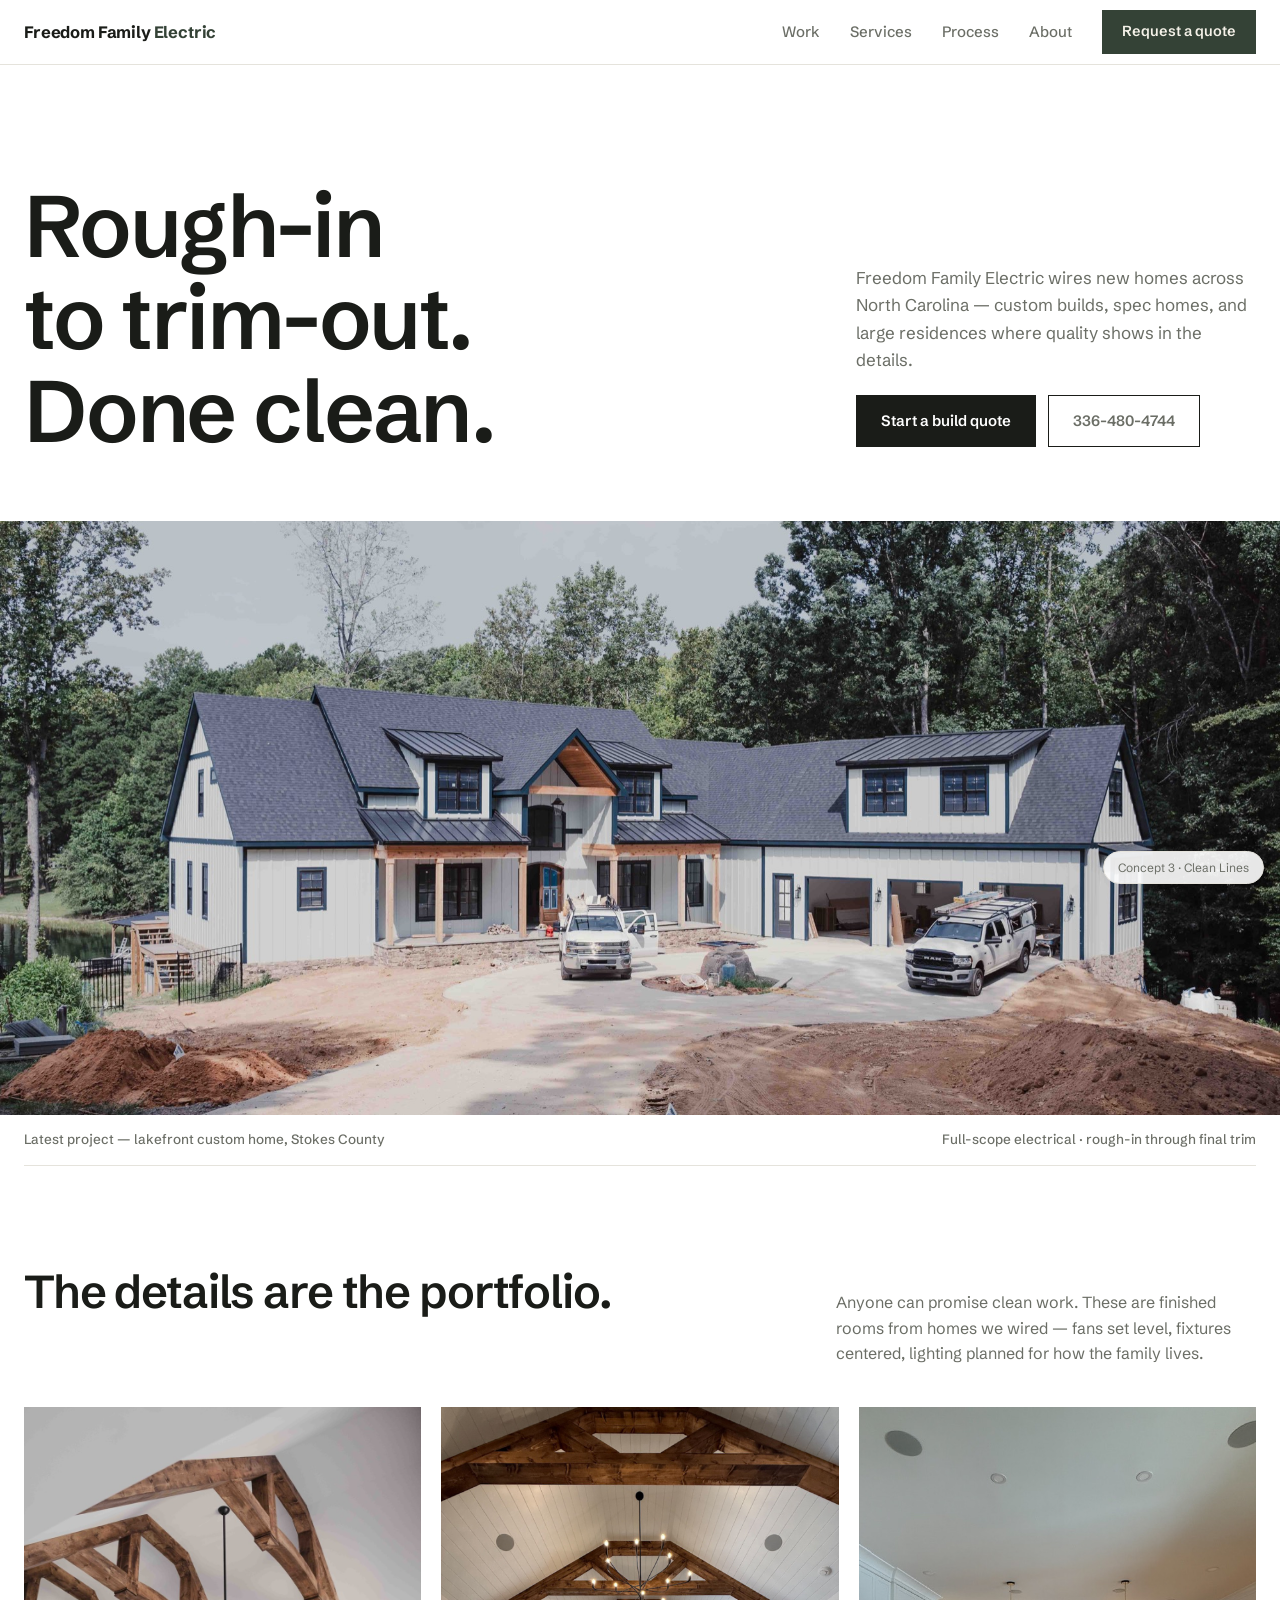
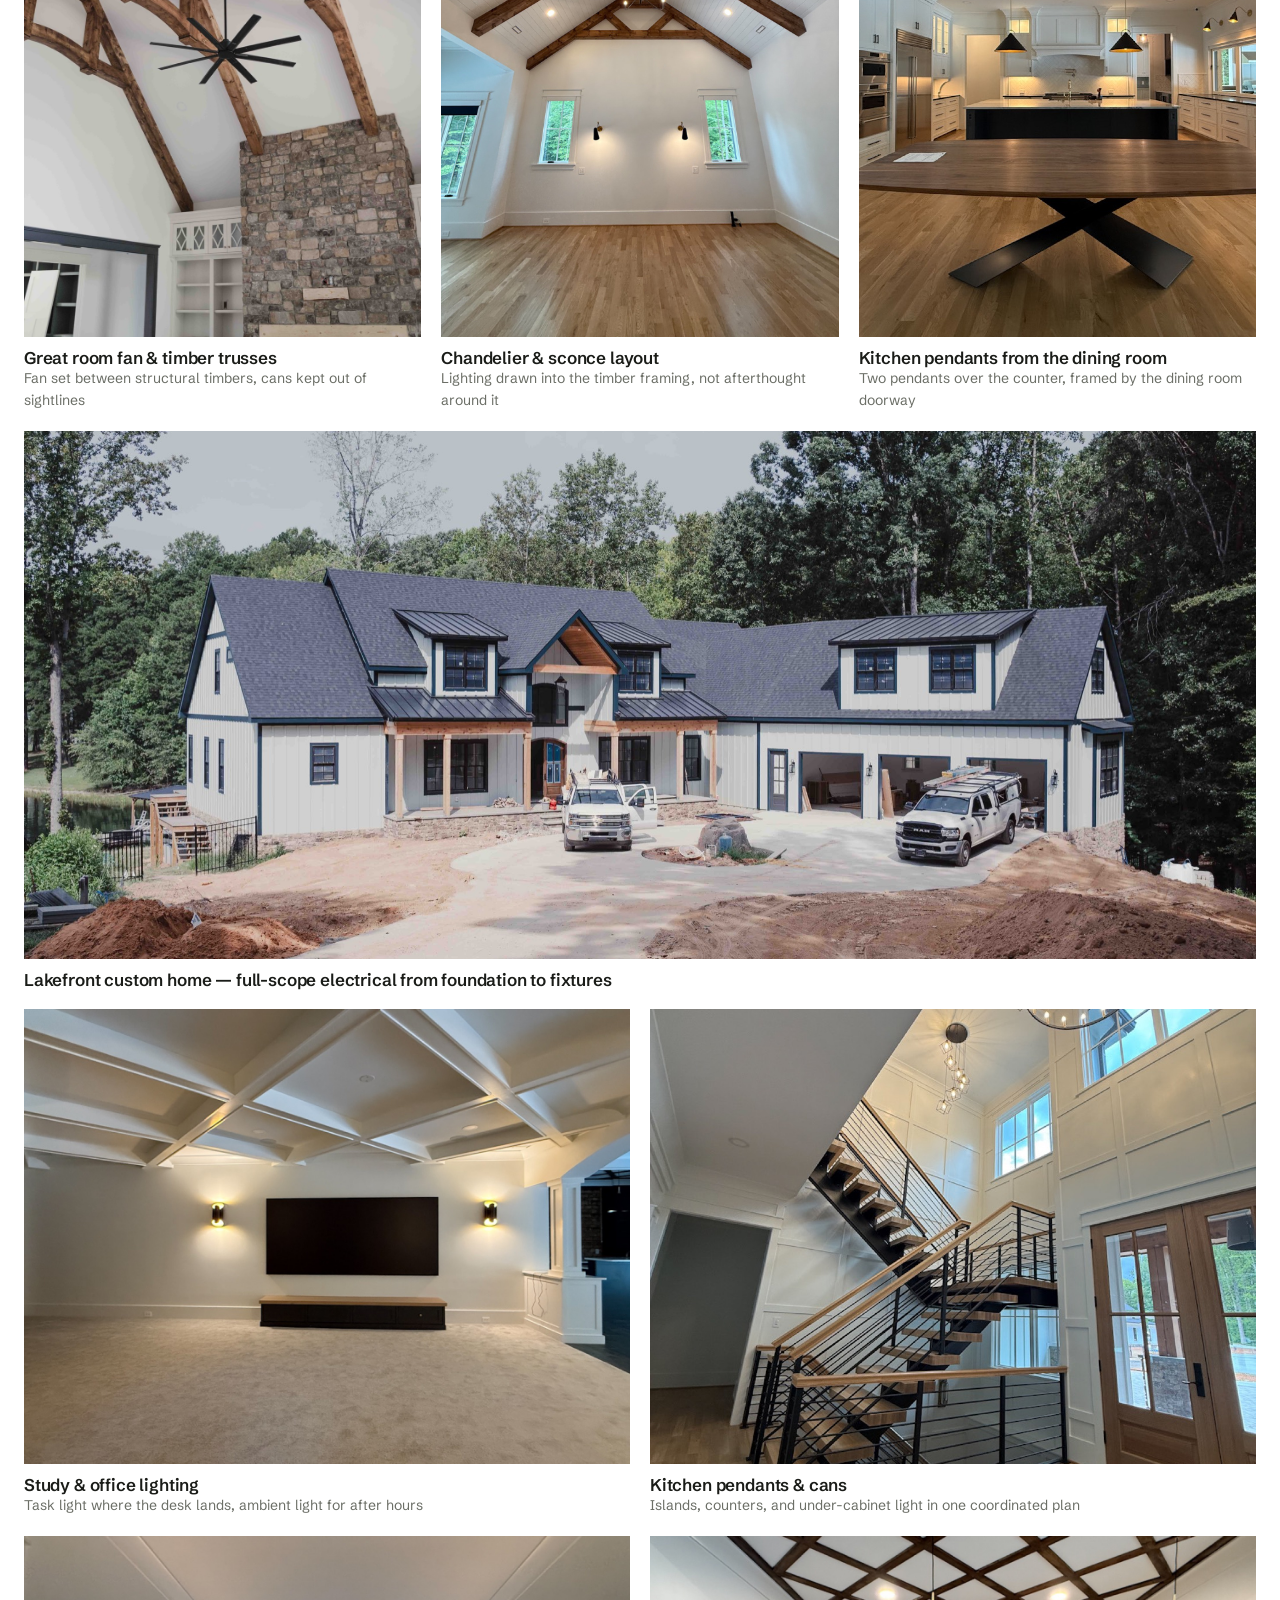
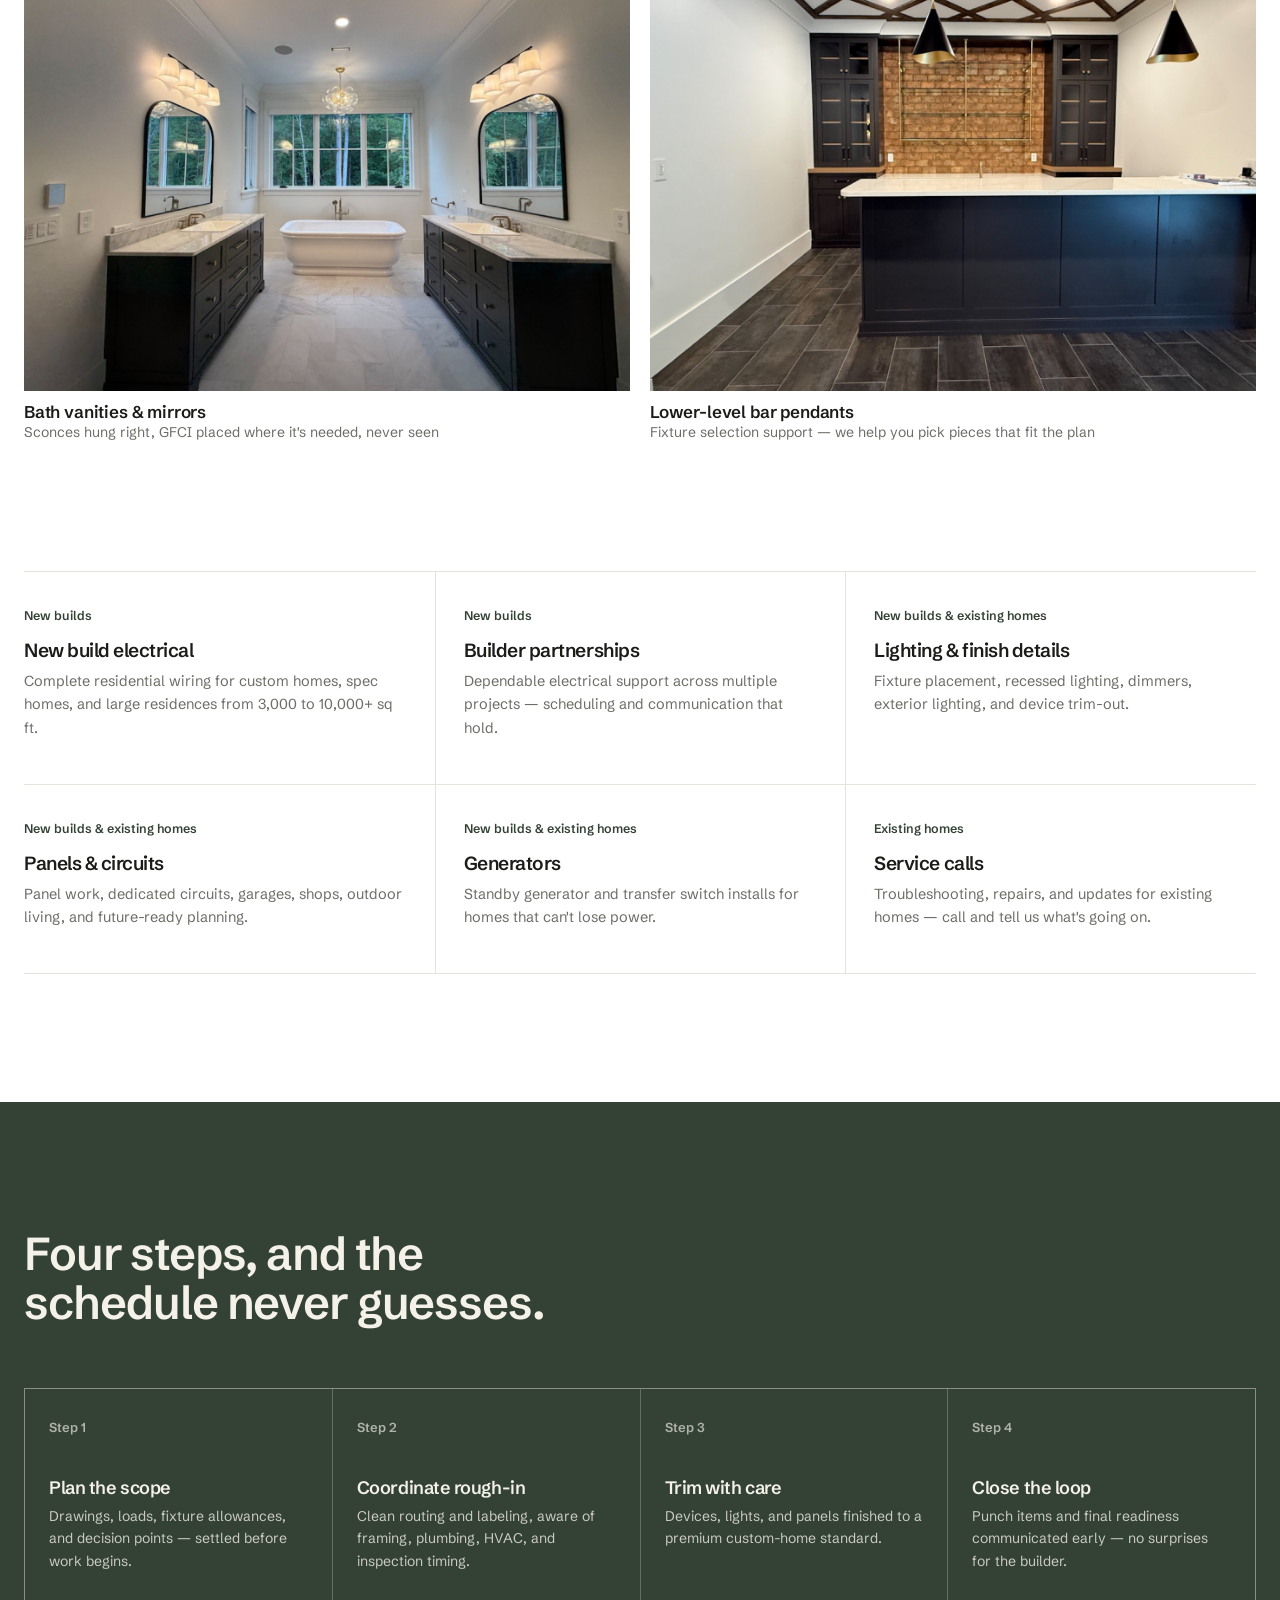
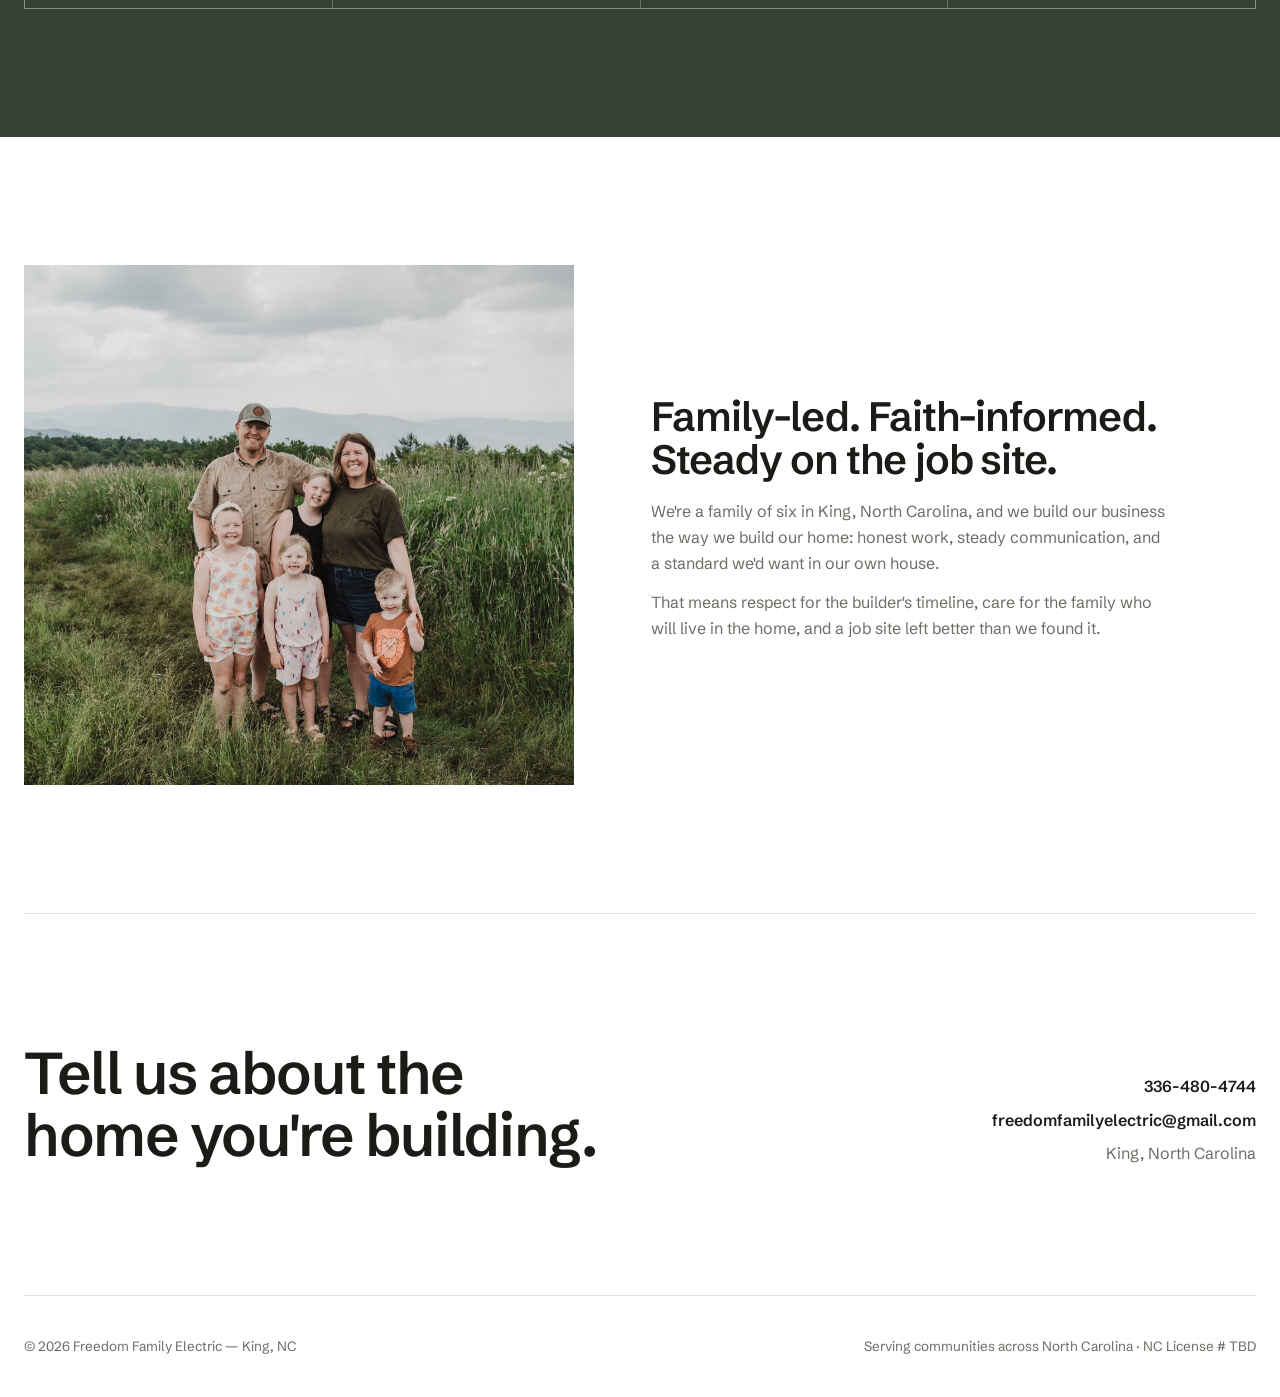
<file: design-mockups/mockup-3.html>
<!doctype html>
<title>Clean Lines — FFE concept</title>
<meta charset="utf-8">
<meta name="viewport" content="width=device-width, initial-scale=1">
<link rel="preconnect" href="https://fonts.googleapis.com">
<link rel="preconnect" href="https://fonts.gstatic.com" crossorigin>
<link rel="stylesheet" href="https://fonts.googleapis.com/css2?family=Schibsted+Grotesk:wght@400;500;600;700&display=swap">
<style>
  :root {
    --bg: #ffffff;
    --ink: #1a1c18;
    --dim: #6b6e66;
    --pine: #344236;
    --pine-ink: #f4f1e8;
    --line: #e5e3dc;
    --font: "Schibsted Grotesk", system-ui, sans-serif;
  }
  * { box-sizing: border-box; margin: 0; }
  body { background: var(--bg); color: var(--ink); font-family: var(--font); font-size: 16px; line-height: 1.6; }
  img { display: block; max-width: 100%; }
  a { color: inherit; text-decoration: none; }
  h1, h2, h3 { font-weight: 600; line-height: 1.06; letter-spacing: -.025em; text-wrap: balance; }
  .wrap { width: min(1240px, calc(100% - 48px)); margin-inline: auto; }
  .concept-tag {
    position: fixed; right: 16px; bottom: 16px; z-index: 50;
    font-size: 12px; color: var(--dim); background: rgba(255,255,255,.9);
    border: 1px solid var(--line); border-radius: 999px; padding: 6px 14px; pointer-events: none;
  }

  header { position: sticky; top: 0; z-index: 40; background: rgba(255,255,255,.92); backdrop-filter: blur(12px); border-bottom: 1px solid var(--line); }
  .header-row { display: flex; align-items: center; justify-content: space-between; height: 64px; }
  .brand { font-weight: 700; font-size: 16.5px; letter-spacing: -.01em; }
  .brand b { color: var(--pine); }
  nav { display: flex; gap: 30px; align-items: center; font-size: 15px; font-weight: 500; }
  nav a.quiet { color: var(--dim); }
  nav a.quiet:hover { color: var(--ink); }
  .cta { background: var(--pine); color: var(--pine-ink); padding: 10px 20px; font-weight: 600; font-size: 14.5px; transition: opacity .2s ease; }
  .cta:hover { opacity: .88; }

  /* hero: type slab over full-bleed photo */
  .hero-head { padding: clamp(56px, 9vw, 120px) 0 clamp(36px, 5vw, 64px); display: flex; justify-content: space-between; align-items: flex-end; gap: 40px; flex-wrap: wrap; }
  .hero-head h1 { font-size: clamp(42px, 6.8vw, 96px); max-width: 12ch; }
  .hero-head .side { max-width: 40ch; color: var(--dim); font-size: 17px; padding-bottom: 10px; }
  .hero-head .side .btns { display: flex; gap: 12px; margin-top: 22px; flex-wrap: wrap; }
  .btn { display: inline-block; padding: 13px 24px; font-weight: 600; font-size: 15px; border: 1px solid var(--ink); transition: background .2s ease, color .2s ease; }
  .btn-dark { background: var(--ink); color: #fff; }
  .btn-dark:hover { background: var(--pine); border-color: var(--pine); }
  .btn-line:hover { background: var(--ink); color: #fff; }
  .hero-img { width: 100%; height: min(66vh, 640px); object-fit: cover; }
  .hero-meta { display: flex; justify-content: space-between; gap: 20px; flex-wrap: wrap; padding: 14px 0; border-bottom: 1px solid var(--line); color: var(--dim); font-size: 13.5px; font-weight: 500; }

  /* gallery wall */
  .wall { padding: clamp(64px, 8vw, 110px) 0 0; }
  .wall-head { display: flex; justify-content: space-between; align-items: baseline; gap: 30px; flex-wrap: wrap; margin-bottom: 40px; }
  .wall-head h2 { font-size: clamp(30px, 3.6vw, 48px); }
  .wall-head p { color: var(--dim); max-width: 42ch; }
  .wall-grid { display: grid; grid-template-columns: repeat(12, 1fr); gap: 20px; }
  .cell { grid-column: span 4; }
  .cell.tall { grid-column: span 4; }
  .cell img { width: 100%; object-fit: cover; }
  .cell h3 { font-size: 17px; font-weight: 600; margin-top: 12px; letter-spacing: -.01em; }
  .cell p { font-size: 14px; color: var(--dim); }
  .cell.w6 { grid-column: span 6; }
  .cell.w6 img { aspect-ratio: 4/3; }
  .cell.tall img { aspect-ratio: 3/4; }
  .cell.full { grid-column: span 12; }
  .cell.full img { aspect-ratio: 21/9; height: auto; }
  .cell.full h3 { max-width: 60ch; }

  /* services: plain columns, hairlines */
  .services { padding: clamp(80px, 10vw, 140px) 0; }
  .svc-grid { display: grid; grid-template-columns: repeat(3, 1fr); gap: 0; border-top: 1px solid var(--line); }
  .svc { padding: 34px 28px 44px 0; border-bottom: 1px solid var(--line); }
  .svc:nth-child(3n+2), .svc:nth-child(3n) { border-left: 1px solid var(--line); padding-left: 28px; }
  .svc h3 { font-size: 19px; margin-bottom: 10px; }
  .svc p { font-size: 14.5px; color: var(--dim); }
  .svc .kick { font-size: 12.5px; font-weight: 600; color: var(--pine); display: block; margin-bottom: 14px; }

  /* process */
  .process { background: var(--pine); color: var(--pine-ink); padding: clamp(80px, 10vw, 130px) 0; }
  .process h2 { font-size: clamp(30px, 3.6vw, 48px); max-width: 24ch; margin-bottom: 60px; }
  .p-grid { display: grid; grid-template-columns: repeat(4, 1fr); gap: 1px; background: rgba(244, 241, 232, .25); border: 1px solid rgba(244, 241, 232, .25); }
  .p-step { background: var(--pine); padding: 28px 24px 36px; }
  .p-step .n { font-size: 13px; font-weight: 600; opacity: .65; display: block; margin-bottom: 40px; }
  .p-step h3 { font-size: 18px; margin-bottom: 8px; }
  .p-step p { font-size: 14px; opacity: .78; }

  /* about strip */
  .about { padding: clamp(80px, 10vw, 130px) 0; display: grid; grid-template-columns: 1fr 1.1fr; gap: clamp(36px, 6vw, 90px); align-items: center; }
  .about img { width: 100%; height: 520px; object-fit: cover; object-position: 50% 60%; }
  .about h2 { font-size: clamp(28px, 3.2vw, 42px); margin-bottom: 18px; }
  .about p { color: var(--dim); max-width: 52ch; margin-bottom: 14px; }

  /* cta */
  .cta-band { border-top: 1px solid var(--line); padding: clamp(80px, 10vw, 130px) 0; display: flex; justify-content: space-between; align-items: flex-end; gap: 40px; flex-wrap: wrap; }
  .cta-band h2 { font-size: clamp(34px, 4.6vw, 60px); max-width: 16ch; }
  .cta-band .right { display: grid; gap: 8px; font-size: 16px; color: var(--dim); justify-items: end; }
  .cta-band .right a { color: var(--ink); font-weight: 600; }

  footer { border-top: 1px solid var(--line); padding: 40px 0; font-size: 13.5px; color: var(--dim); display: flex; justify-content: space-between; flex-wrap: wrap; gap: 12px; }

  @media (max-width: 900px) {
    nav a.quiet { display: none; }
    .wall-grid { gap: 14px; }
    .cell, .cell.tall { grid-column: span 6; }
    .cell.w6 { grid-column: span 12; }
    .svc-grid { grid-template-columns: 1fr; }
    .svc:nth-child(3n+2), .svc:nth-child(3n) { border-left: 0; padding-left: 0; }
    .p-grid { grid-template-columns: 1fr 1fr; }
    .about { grid-template-columns: 1fr; }
  }
</style>
</head>
<body>
<span class="concept-tag">Concept 3 · Clean Lines</span>

<header>
  <div class="wrap header-row">
    <a class="brand" href="#">Freedom Family <b>Electric</b></a>
    <nav>
      <a class="quiet" href="#gallery">Work</a>
      <a class="quiet" href="#services">Services</a>
      <a class="quiet" href="#process">Process</a>
      <a class="quiet" href="#about">About</a>
      <a class="cta" href="#contact">Request a quote</a>
    </nav>
  </div>
</header>

<main>
  <section class="wrap">
    <div class="hero-head">
      <h1>Rough-in to trim-out. Done clean.</h1>
      <div class="side">
        <p>Freedom Family Electric wires new homes across North Carolina — custom builds, spec homes, and large residences where quality shows in the details.</p>
        <div class="btns">
          <a class="btn btn-dark" href="#contact">Start a build quote</a>
          <a class="btn btn-line" href="tel:+13364804744">336-480-4744</a>
        </div>
      </div>
    </div>
  </section>
  <img class="hero-img" src="img/hero-house.jpg" alt="Custom home nearing completion with work trucks in the drive">
  <div class="wrap hero-meta">
    <span>Latest project — lakefront custom home, Stokes County</span>
    <span>Full-scope electrical · rough-in through final trim</span>
  </div>

  <section class="wall wrap" id="gallery">
    <div class="wall-head">
      <h2>The details are the portfolio.</h2>
      <p>Anyone can promise clean work. These are finished rooms from homes we wired — fans set level, fixtures centered, lighting planned for how the family lives.</p>
    </div>
    <div class="wall-grid">
      <div class="cell tall">
        <img src="img/interior-fan.jpg" alt="Great room fan beneath timber beams">
        <h3>Great room fan &amp; timber trusses</h3>
        <p>Fan set between structural timbers, cans kept out of sightlines</p>
      </div>
      <div class="cell tall">
        <img src="img/trusses-portrait.jpg" alt="Great room with trusses, chandelier, and sconces">
        <h3>Chandelier &amp; sconce layout</h3>
        <p>Lighting drawn into the timber framing, not afterthought around it</p>
      </div>
      <div class="cell tall">
        <img src="img/staircase-chandeliers.jpg" alt="View from the dining room into a kitchen with two pendant lights">
        <h3>Kitchen pendants from the dining room</h3>
        <p>Two pendants over the counter, framed by the dining room doorway</p>
      </div>
      <div class="cell full">
        <img src="img/hero-house.jpg" alt="Wide view of custom home exterior">
        <h3>Lakefront custom home — full-scope electrical from foundation to fixtures</h3>
      </div>
      <div class="cell w6">
        <img src="img/office-pendant.jpg" alt="Home office with brass drum pendant">
        <h3>Study &amp; office lighting</h3>
        <p>Task light where the desk lands, ambient light for after hours</p>
      </div>
      <div class="cell w6">
        <img src="img/kitchen-pendants.jpg" alt="Kitchen with island pendants">
        <h3>Kitchen pendants &amp; cans</h3>
        <p>Islands, counters, and under-cabinet light in one coordinated plan</p>
      </div>
      <div class="cell w6">
        <img src="img/bath-vanities.jpg" alt="Primary bath with dual vanities and sconces">
        <h3>Bath vanities &amp; mirrors</h3>
        <p>Sconces hung right, GFCI placed where it's needed, never seen</p>
      </div>
      <div class="cell w6">
        <img src="img/bar-pendants.jpg" alt="Basement bar with black cone pendants">
        <h3>Lower-level bar pendants</h3>
        <p>Fixture selection support — we help you pick pieces that fit the plan</p>
      </div>
    </div>
  </section>

  <section class="services wrap" id="services">
    <div class="svc-grid">
      <div class="svc">
        <span class="kick">New builds</span>
        <h3>New build electrical</h3>
        <p>Complete residential wiring for custom homes, spec homes, and large residences from 3,000 to 10,000+ sq ft.</p>
      </div>
      <div class="svc">
        <span class="kick">New builds</span>
        <h3>Builder partnerships</h3>
        <p>Dependable electrical support across multiple projects — scheduling and communication that hold.</p>
      </div>
      <div class="svc">
        <span class="kick">New builds &amp; existing homes</span>
        <h3>Lighting &amp; finish details</h3>
        <p>Fixture placement, recessed lighting, dimmers, exterior lighting, and device trim-out.</p>
      </div>
      <div class="svc">
        <span class="kick">New builds &amp; existing homes</span>
        <h3>Panels &amp; circuits</h3>
        <p>Panel work, dedicated circuits, garages, shops, outdoor living, and future-ready planning.</p>
      </div>
      <div class="svc">
        <span class="kick">New builds &amp; existing homes</span>
        <h3>Generators</h3>
        <p>Standby generator and transfer switch installs for homes that can't lose power.</p>
      </div>
      <div class="svc">
        <span class="kick">Existing homes</span>
        <h3>Service calls</h3>
        <p>Troubleshooting, repairs, and updates for existing homes — call and tell us what's going on.</p>
      </div>
    </div>
  </section>

  <section class="process" id="process">
    <div class="wrap">
      <h2>Four steps, and the schedule never guesses.</h2>
      <div class="p-grid">
        <div class="p-step">
          <span class="n">Step 1</span>
          <h3>Plan the scope</h3>
          <p>Drawings, loads, fixture allowances, and decision points — settled before work begins.</p>
        </div>
        <div class="p-step">
          <span class="n">Step 2</span>
          <h3>Coordinate rough-in</h3>
          <p>Clean routing and labeling, aware of framing, plumbing, HVAC, and inspection timing.</p>
        </div>
        <div class="p-step">
          <span class="n">Step 3</span>
          <h3>Trim with care</h3>
          <p>Devices, lights, and panels finished to a premium custom-home standard.</p>
        </div>
        <div class="p-step">
          <span class="n">Step 4</span>
          <h3>Close the loop</h3>
          <p>Punch items and final readiness communicated early — no surprises for the builder.</p>
        </div>
      </div>
    </div>
  </section>

  <section class="about wrap" id="about">
    <img src="img/family.jpg" alt="The Freedom Family Electric family of six in a mountain field" style="object-position: 45% 30%;">
    <div>
      <h2>Family-led. Faith-informed. Steady on the job site.</h2>
      <p>We're a family of six in King, North Carolina, and we build our business the way we build our home: honest work, steady communication, and a standard we'd want in our own house.</p>
      <p>That means respect for the builder's timeline, care for the family who will live in the home, and a job site left better than we found it.</p>
    </div>
  </section>

  <section class="cta-band wrap" id="contact">
    <h2>Tell us about the home you're building.</h2>
    <div class="right">
      <a href="tel:+13364804744">336-480-4744</a>
      <a href="mailto:freedomfamilyelectric@gmail.com">freedomfamilyelectric@gmail.com</a>
      <span>King, North Carolina</span>
    </div>
  </section>
</main>

<footer class="wrap">
  <span>&copy; 2026 Freedom Family Electric — King, NC</span>
  <span>Serving communities across North Carolina · NC License # TBD</span>
</footer>
</body>
</html>
</file>
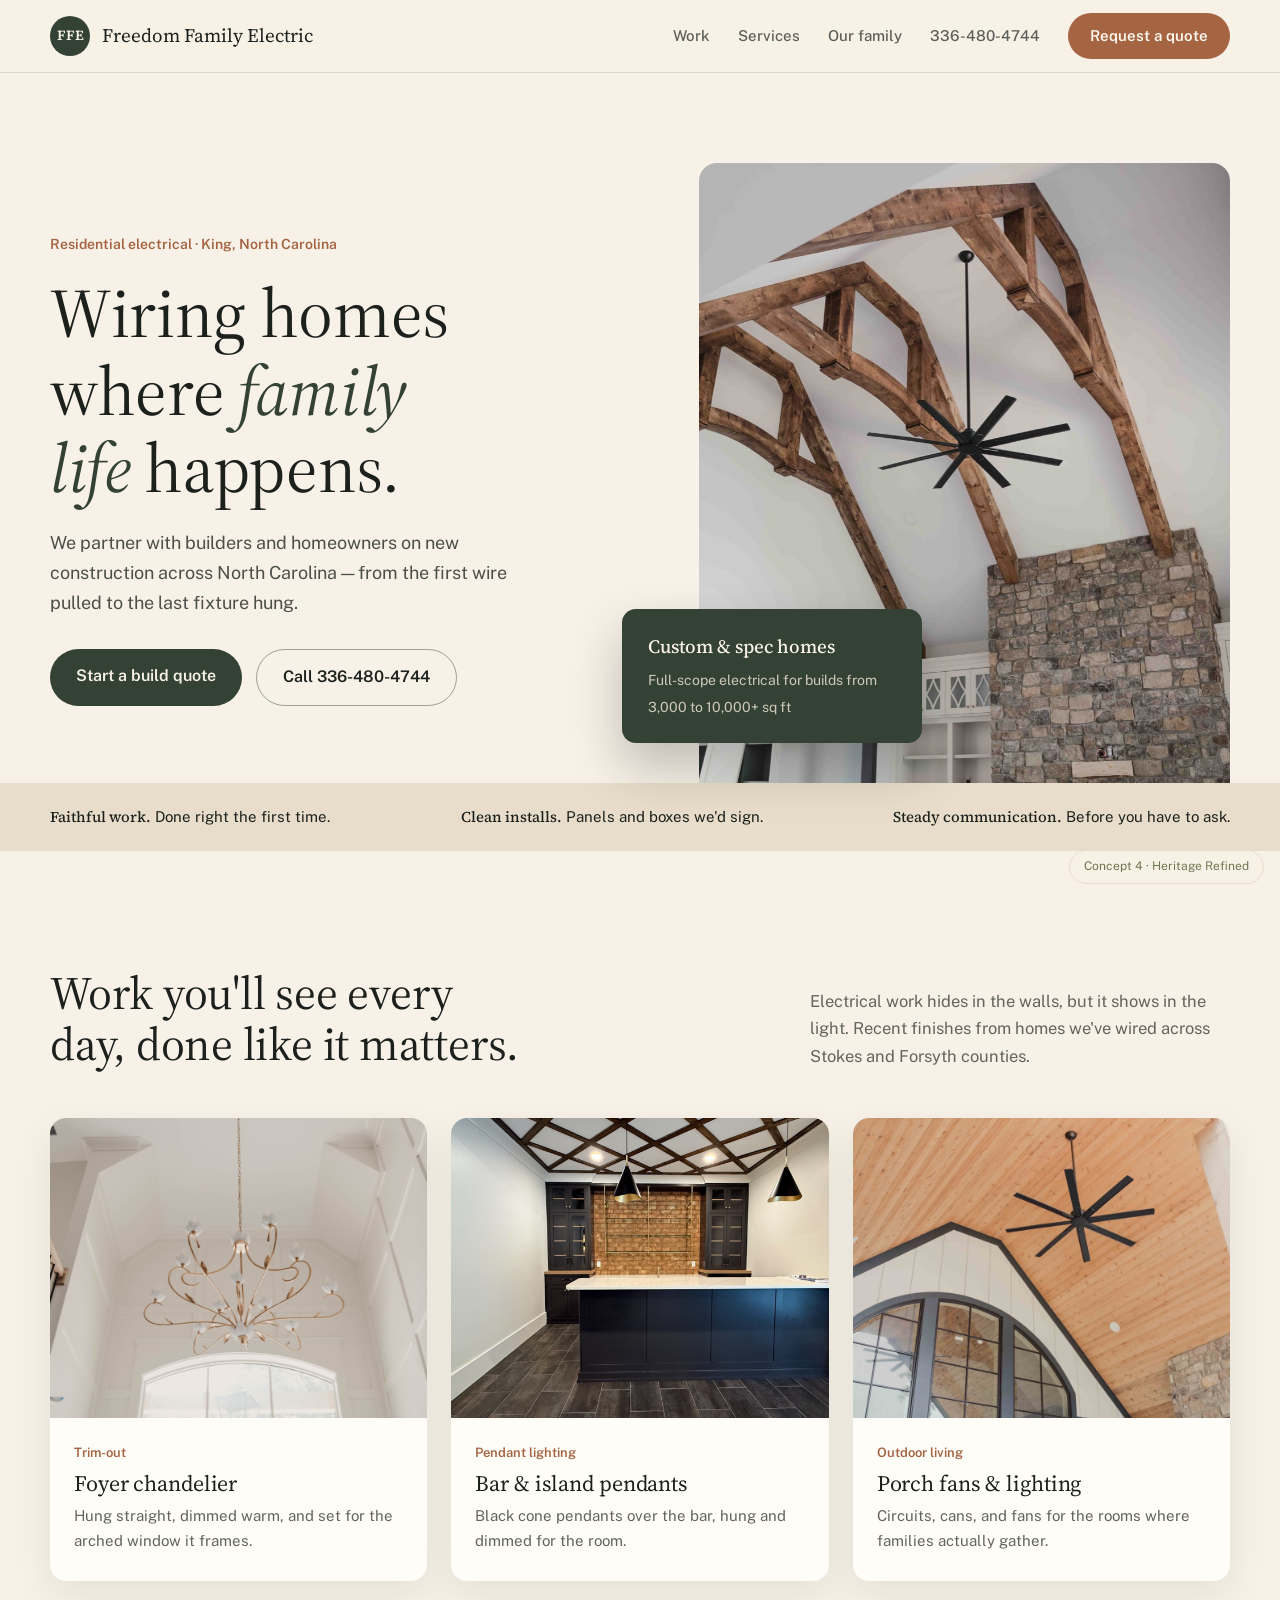
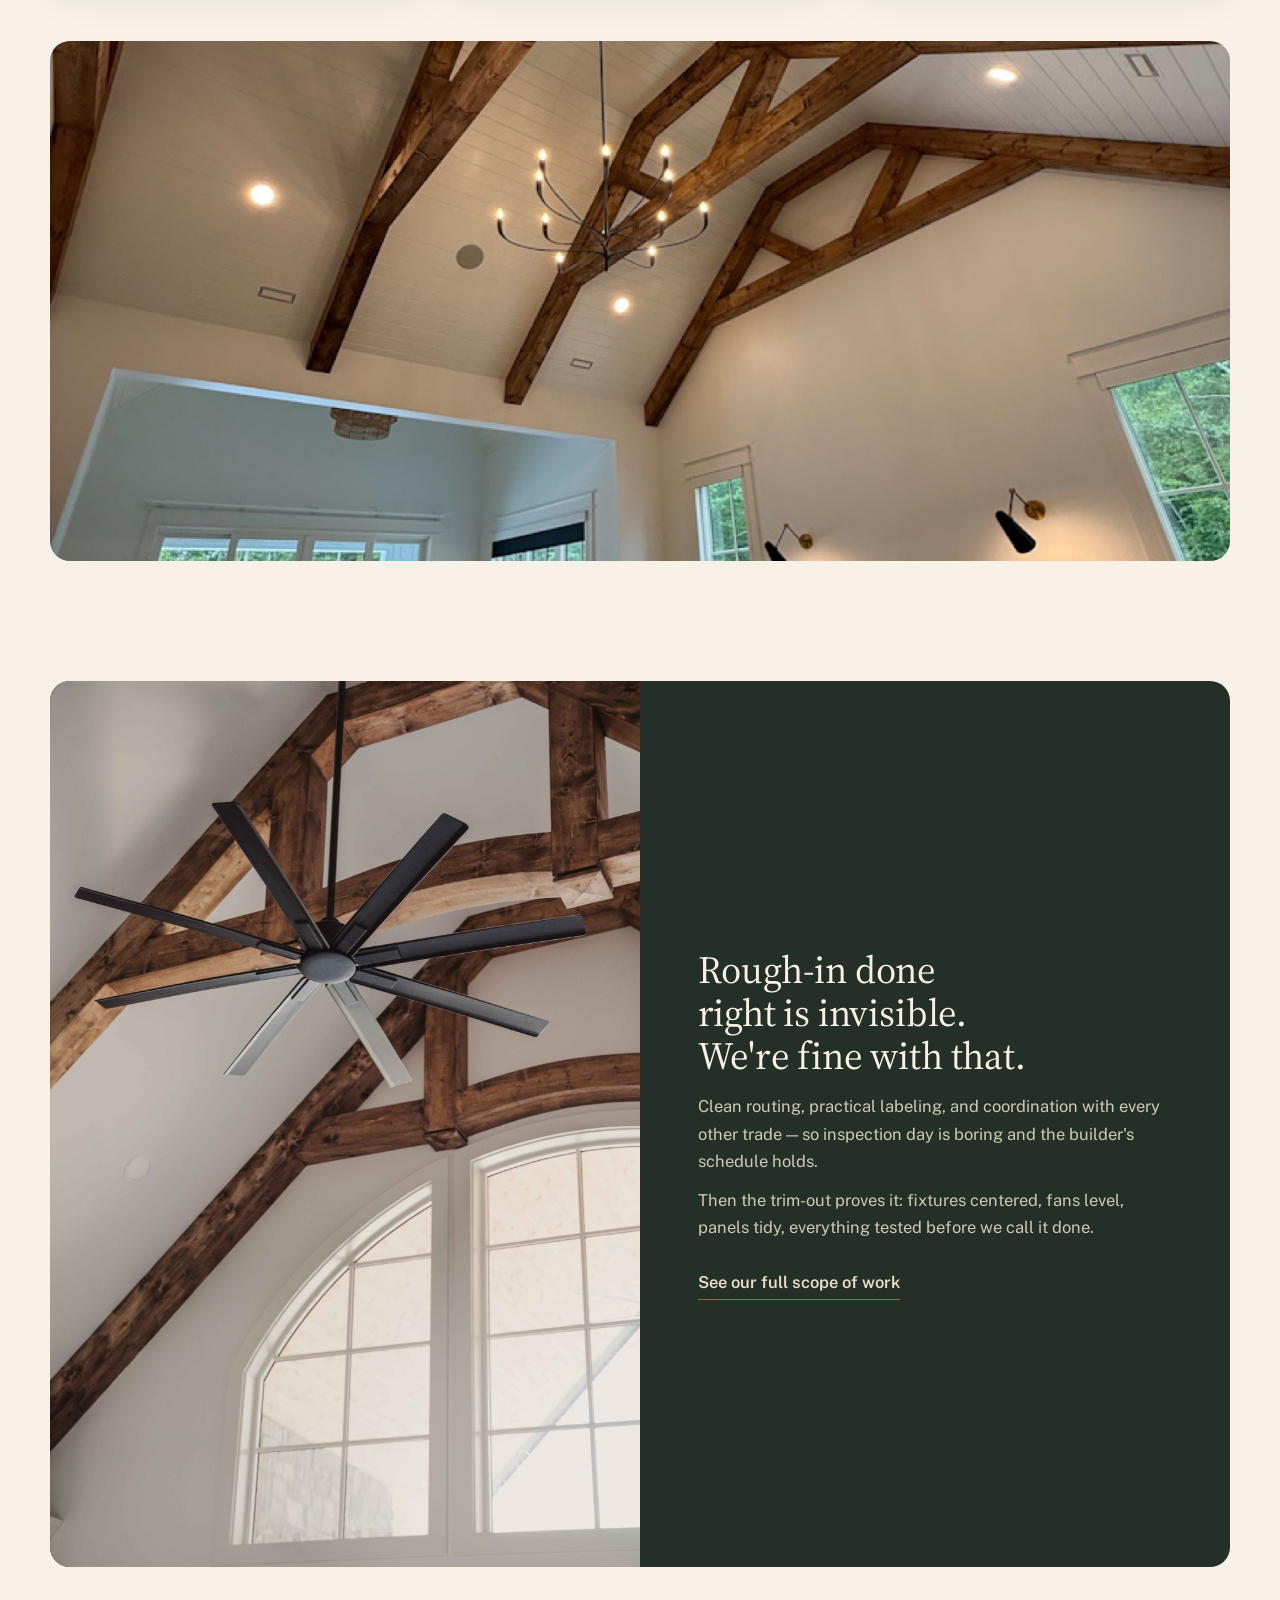
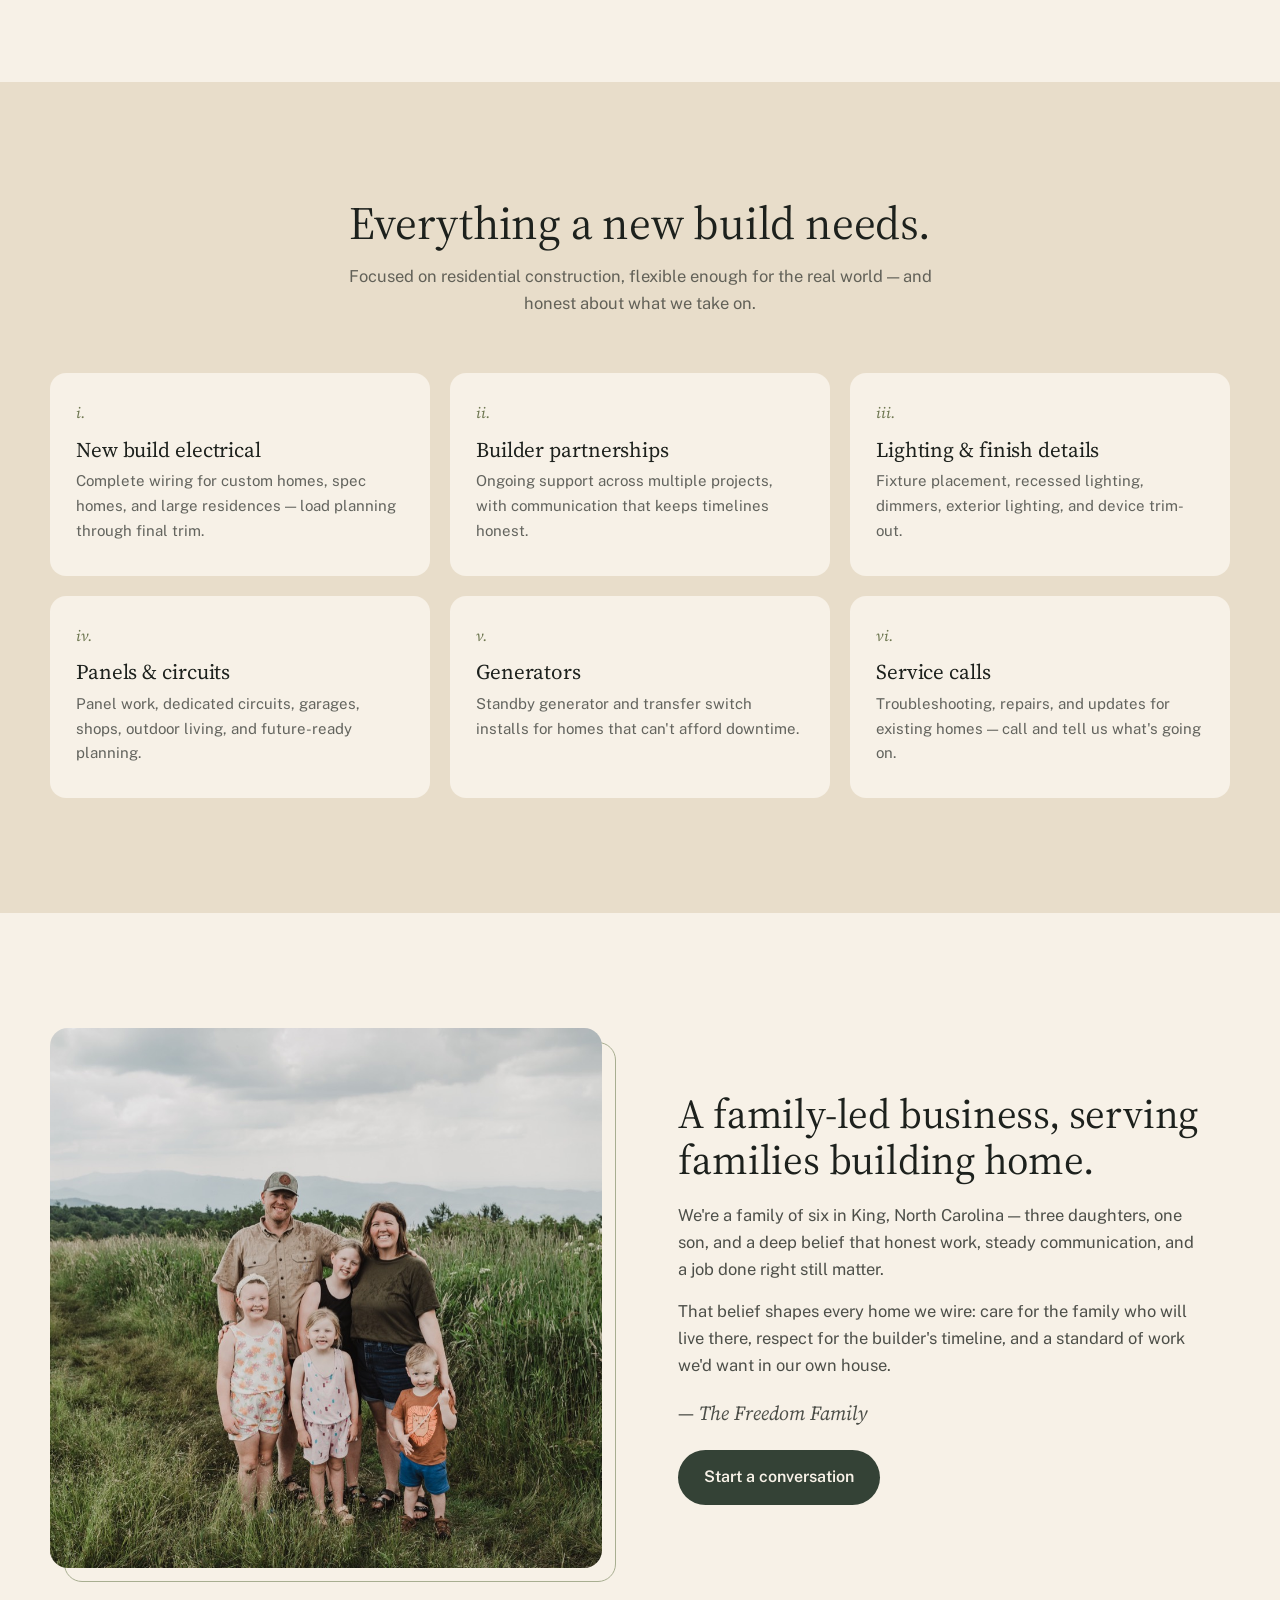
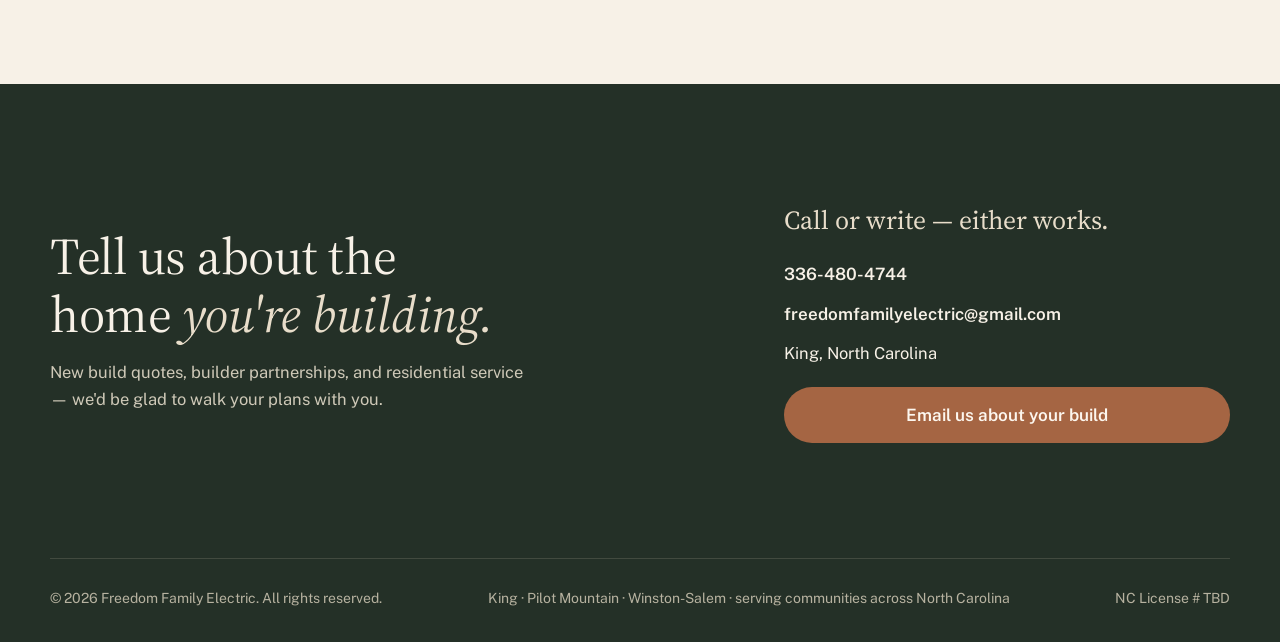
<file: design-mockups/mockup-4.html>
<!doctype html>
<title>Heritage Refined — FFE concept</title>
<meta charset="utf-8">
<meta name="viewport" content="width=device-width, initial-scale=1">
<link rel="preconnect" href="https://fonts.googleapis.com">
<link rel="preconnect" href="https://fonts.gstatic.com" crossorigin>
<link rel="stylesheet" href="https://fonts.googleapis.com/css2?family=Source+Serif+4:ital,opsz,wght@0,8..60,300;0,8..60,400;0,8..60,500;0,8..60,600;1,8..60,400&family=Public+Sans:wght@400;500;600&display=swap">
<style>
  :root {
    --cream: #f7f1e7;
    --sand: #e8ddca;
    --pine: #344236;
    --pine-deep: #243027;
    --moss: #6e7751;
    --clay: #a56543;
    --charcoal: #1d211d;
    --font-display: "Source Serif 4", Georgia, serif;
    --font-body: "Public Sans", system-ui, sans-serif;
  }
  * { box-sizing: border-box; margin: 0; }
  body { background: var(--cream); color: var(--charcoal); font-family: var(--font-body); font-size: 16.5px; line-height: 1.65; }
  img { display: block; max-width: 100%; }
  a { color: inherit; text-decoration: none; }
  h1, h2, h3 { font-family: var(--font-display); font-weight: 400; line-height: 1.12; letter-spacing: -.005em; text-wrap: balance; }
  .wrap { width: min(1180px, calc(100% - 48px)); margin-inline: auto; }
  .concept-tag {
    position: fixed; right: 16px; bottom: 16px; z-index: 50;
    font-size: 12px; color: var(--moss); background: rgba(247, 241, 231, .92);
    border: 1px solid var(--sand); border-radius: 999px; padding: 6px 14px; pointer-events: none;
  }

  header { position: sticky; top: 0; z-index: 40; background: rgba(247, 241, 231, .92); backdrop-filter: blur(14px); border-bottom: 1px solid color-mix(in srgb, var(--pine) 14%, transparent); }
  .header-row { display: flex; align-items: center; justify-content: space-between; height: 72px; }
  .brand { display: flex; align-items: center; gap: 12px; }
  .brand-mark {
    width: 40px; height: 40px; border-radius: 50%; background: var(--pine); color: var(--cream);
    display: grid; place-items: center; font-family: var(--font-display); font-size: 14px; font-weight: 600;
  }
  .brand-name { font-family: var(--font-display); font-size: 19px; }
  nav { display: flex; gap: 28px; align-items: center; font-size: 15px; font-weight: 500; }
  nav a.quiet { color: color-mix(in srgb, var(--charcoal) 70%, var(--cream)); }
  nav a.quiet:hover { color: var(--charcoal); }
  .cta { background: var(--clay); color: #fdf7ef; padding: 11px 22px; border-radius: 999px; font-weight: 600; transition: background .2s ease; }
  .cta:hover { background: color-mix(in srgb, var(--clay) 85%, black); }

  /* hero — asymmetric overlap */
  .hero { position: relative; padding: clamp(48px, 7vw, 96px) 0 0; }
  .hero-grid { display: grid; grid-template-columns: 1.1fr .9fr; gap: 0; align-items: end; }
  .hero-copy { padding-bottom: clamp(48px, 6vw, 90px); position: relative; z-index: 2; }
  .hero-copy .loc { font-size: 14px; font-weight: 600; color: var(--clay); margin-bottom: 18px; }
  .hero-copy h1 { font-size: clamp(40px, 5.4vw, 76px); max-width: 14ch; }
  .hero-copy h1 em { font-style: italic; color: var(--pine); }
  .hero-copy .lede { margin-top: 22px; max-width: 44ch; color: color-mix(in srgb, var(--charcoal) 78%, var(--cream)); font-size: 18px; }
  .hero-actions { display: flex; gap: 14px; flex-wrap: wrap; margin-top: 32px; }
  .btn { display: inline-block; padding: 14px 26px; border-radius: 999px; font-weight: 600; font-size: 16px; transition: background .2s ease, color .2s ease; }
  .btn-pine { background: var(--pine); color: var(--cream); }
  .btn-pine:hover { background: var(--pine-deep); }
  .btn-outline { border: 1.5px solid color-mix(in srgb, var(--pine) 45%, transparent); }
  .btn-outline:hover { border-color: var(--pine); background: var(--sand); }
  .hero-photo { position: relative; }
  .hero-photo img { width: 100%; height: min(620px, 74vh); object-fit: cover; border-radius: 18px 18px 0 0; }
  .hero-card {
    position: absolute; left: clamp(-90px, -6vw, -24px); bottom: 40px; z-index: 3;
    background: var(--pine); color: var(--cream); border-radius: 14px;
    padding: 22px 26px; max-width: 300px; box-shadow: 0 24px 50px rgba(29, 33, 29, .25);
  }
  .hero-card b { display: block; font-family: var(--font-display); font-size: 19px; font-weight: 500; margin-bottom: 4px; }
  .hero-card span { font-size: 14px; color: #cfc9b8; }

  /* values ribbon */
  .ribbon { background: var(--sand); margin-top: 0; }
  .ribbon-row { display: flex; justify-content: space-between; flex-wrap: wrap; gap: 14px 40px; padding: 22px 0; font-size: 15px; }
  .ribbon-row b { font-family: var(--font-display); font-weight: 500; }

  /* work */
  .work { padding: clamp(80px, 9vw, 120px) 0 clamp(40px, 5vw, 60px); }
  .work-head { display: flex; justify-content: space-between; align-items: flex-end; gap: 32px; flex-wrap: wrap; margin-bottom: 48px; }
  .work-head h2 { font-size: clamp(30px, 3.6vw, 48px); max-width: 22ch; }
  .work-head p { color: color-mix(in srgb, var(--charcoal) 68%, var(--cream)); max-width: 42ch; }
  .work-grid { display: grid; grid-template-columns: repeat(3, 1fr); gap: 24px; }
  .w-card { background: #fffdf8; border-radius: 16px; overflow: hidden; box-shadow: 0 14px 40px rgba(29, 33, 29, .08); transition: transform .25s ease; }
  @media (prefers-reduced-motion: no-preference) {
    .w-card:hover { transform: translateY(-4px); }
  }
  .w-card img { width: 100%; height: 300px; object-fit: cover; }
  .w-card .pad { padding: 24px 24px 28px; }
  .w-card .kick { font-size: 13px; font-weight: 600; color: var(--clay); display: block; margin-bottom: 8px; }
  .w-card h3 { font-size: 22px; margin-bottom: 8px; }
  .w-card p { font-size: 15px; color: color-mix(in srgb, var(--charcoal) 68%, var(--cream)); }

  /* wide feature band */
  .feature { padding: clamp(40px, 5vw, 60px) 0 clamp(80px, 9vw, 120px); }
  .feature-inner { display: grid; grid-template-columns: 1fr 1fr; border-radius: 20px; overflow: hidden; background: var(--pine-deep); color: var(--cream); }
  .feature-inner img { width: 100%; height: 100%; min-height: 460px; object-fit: cover; }
  .feature-copy { padding: clamp(32px, 4.5vw, 64px); display: flex; flex-direction: column; justify-content: center; }
  .feature-copy h2 { font-size: clamp(26px, 3vw, 40px); margin-bottom: 16px; }
  .feature-copy p { color: #cfc9b8; max-width: 48ch; margin-bottom: 12px; }
  .feature-copy a { margin-top: 16px; font-weight: 600; color: var(--sand); border-bottom: 1.5px solid var(--clay); align-self: flex-start; padding-bottom: 2px; }

  /* services */
  .services { background: var(--sand); padding: clamp(80px, 9vw, 120px) 0; }
  .svc-head { text-align: center; max-width: 60ch; margin: 0 auto 56px; }
  .svc-head h2 { font-size: clamp(30px, 3.6vw, 48px); margin-bottom: 14px; }
  .svc-head p { color: color-mix(in srgb, var(--charcoal) 66%, var(--sand)); }
  .svc-grid { display: grid; grid-template-columns: repeat(3, 1fr); gap: 20px; }
  .svc { background: var(--cream); border-radius: 16px; padding: 28px 26px 32px; }
  .svc .num { font-family: var(--font-display); font-style: italic; color: var(--moss); font-size: 15px; display: block; margin-bottom: 12px; }
  .svc h3 { font-size: 21px; margin-bottom: 8px; }
  .svc p { font-size: 15px; color: color-mix(in srgb, var(--charcoal) 68%, var(--cream)); }

  /* family */
  .family { padding: clamp(80px, 9vw, 120px) 0; }
  .family-grid { display: grid; grid-template-columns: 1fr 1fr; gap: clamp(36px, 6vw, 80px); align-items: center; }
  .family-photo { position: relative; }
  .family-photo img { width: 100%; height: 540px; object-fit: cover; border-radius: 18px; }
  .family-photo::after {
    content: ""; position: absolute; inset: 14px -14px -14px 14px;
    border: 1.5px solid var(--sage, #a8ae91); border-radius: 18px; z-index: -1; color: #a8ae91;
  }
  .family-copy h2 { font-size: clamp(28px, 3.2vw, 42px); margin-bottom: 18px; }
  .family-copy p { margin-bottom: 14px; color: color-mix(in srgb, var(--charcoal) 78%, var(--cream)); max-width: 52ch; }
  .family-sign { font-family: var(--font-display); font-style: italic; font-size: 20px; color: var(--clay); margin-top: 18px; }

  /* cta */
  .cta-band { background: var(--pine-deep); color: var(--cream); padding: clamp(80px, 9vw, 120px) 0; }
  .cta-grid { display: grid; grid-template-columns: 1.2fr .8fr; gap: clamp(32px, 5vw, 70px); align-items: center; }
  .cta-grid h2 { font-size: clamp(30px, 4vw, 54px); }
  .cta-grid h2 em { font-style: italic; color: var(--sand); }
  .cta-grid .lede { color: #cfc9b8; margin-top: 16px; max-width: 48ch; }
  .cta-form { display: grid; gap: 12px; }
  .cta-form .big { font-family: var(--font-display); font-size: 26px; color: var(--sand); margin-bottom: 6px; }
  .cta-form a { font-weight: 600; font-size: 17px; }
  .cta-form .btn-clay { background: var(--clay); color: #fdf7ef; text-align: center; margin-top: 8px; }
  .cta-form .btn-clay:hover { background: color-mix(in srgb, var(--clay) 85%, black); }

  footer { background: var(--pine-deep); color: #b7b2a0; font-size: 14px; padding: 0 0 32px; }
  .foot-top { border-top: 1px solid rgba(183, 178, 160, .2); padding-top: 28px; display: flex; justify-content: space-between; flex-wrap: wrap; gap: 12px; }

  @media (max-width: 900px) {
    nav a.quiet { display: none; }
    .hero-grid { grid-template-columns: 1fr; }
    .hero-photo { margin-top: 36px; }
    .hero-card { left: 16px; bottom: 24px; }
    .work-grid, .svc-grid { grid-template-columns: 1fr; }
    .feature-inner, .family-grid, .cta-grid { grid-template-columns: 1fr; }
  }
</style>
</head>
<body>
<span class="concept-tag">Concept 4 · Heritage Refined</span>

<header>
  <div class="wrap header-row">
    <div class="brand">
      <span class="brand-mark">FFE</span>
      <span class="brand-name">Freedom Family Electric</span>
    </div>
    <nav>
      <a class="quiet" href="#work">Work</a>
      <a class="quiet" href="#services">Services</a>
      <a class="quiet" href="#family">Our family</a>
      <a class="quiet" href="tel:+13364804744">336-480-4744</a>
      <a class="cta" href="#contact">Request a quote</a>
    </nav>
  </div>
</header>

<main>
  <section class="hero">
    <div class="wrap hero-grid">
      <div class="hero-copy">
        <p class="loc">Residential electrical · King, North Carolina</p>
        <h1>Wiring homes where <em>family life</em> happens.</h1>
        <p class="lede">We partner with builders and homeowners on new construction across North Carolina — from the first wire pulled to the last fixture hung.</p>
        <div class="hero-actions">
          <a class="btn btn-pine" href="#contact">Start a build quote</a>
          <a class="btn btn-outline" href="tel:+13364804744">Call 336-480-4744</a>
        </div>
      </div>
      <div class="hero-photo">
        <img src="img/interior-fan.jpg" alt="Great room with timber beams and black ceiling fan">
        <div class="hero-card">
          <b>Custom &amp; spec homes</b>
          <span>Full-scope electrical for builds from 3,000 to 10,000+ sq ft</span>
        </div>
      </div>
    </div>
  </section>

  <section class="ribbon">
    <div class="wrap ribbon-row">
      <span><b>Faithful work.</b> Done right the first time.</span>
      <span><b>Clean installs.</b> Panels and boxes we'd sign.</span>
      <span><b>Steady communication.</b> Before you have to ask.</span>
    </div>
  </section>

  <section class="work" id="work">
    <div class="wrap">
      <div class="work-head">
        <h2>Work you'll see every day, done like it matters.</h2>
        <p>Electrical work hides in the walls, but it shows in the light. Recent finishes from homes we've wired across Stokes and Forsyth counties.</p>
      </div>
      <div class="work-grid">
        <article class="w-card">
          <img src="img/interior-chandalier.jpg" alt="Chandelier in a two-story foyer">
          <div class="pad">
            <span class="kick">Trim-out</span>
            <h3>Foyer chandelier</h3>
            <p>Hung straight, dimmed warm, and set for the arched window it frames.</p>
          </div>
        </article>
        <article class="w-card">
          <img src="img/bar-pendants.jpg" alt="Basement bar with black cone pendants">
          <div class="pad">
            <span class="kick">Pendant lighting</span>
            <h3>Bar &amp; island pendants</h3>
            <p>Black cone pendants over the bar, hung and dimmed for the room.</p>
          </div>
        </article>
        <article class="w-card">
          <img src="img/exterior-fan.jpg" alt="Porch with tongue-and-groove ceiling and black fan">
          <div class="pad">
            <span class="kick">Outdoor living</span>
            <h3>Porch fans &amp; lighting</h3>
            <p>Circuits, cans, and fans for the rooms where families actually gather.</p>
          </div>
        </article>
      </div>
    </div>
  </section>

  <section class="wrap" style="padding-bottom: clamp(40px, 5vw, 60px);">
    <img src="img/trusses-wide.jpg" alt="Great room with timber trusses, chandelier, and sconce lighting" style="width:100%; height:min(520px,64vh); object-fit:cover; border-radius:20px;">
   </section>

  <section class="feature">
    <div class="wrap feature-inner">
      <img src="img/interior-fan-close-up.jpg" alt="Black ceiling fan between timber trusses">
      <div class="feature-copy">
        <h2>Rough-in done right is invisible. We're fine with that.</h2>
        <p>Clean routing, practical labeling, and coordination with every other trade — so inspection day is boring and the builder's schedule holds.</p>
        <p>Then the trim-out proves it: fixtures centered, fans level, panels tidy, everything tested before we call it done.</p>
        <a href="#services">See our full scope of work</a>
      </div>
    </div>
  </section>

  <section class="services" id="services">
    <div class="wrap">
      <div class="svc-head">
        <h2>Everything a new build needs.</h2>
        <p>Focused on residential construction, flexible enough for the real world — and honest about what we take on.</p>
      </div>
      <div class="svc-grid">
        <div class="svc">
          <span class="num">i.</span>
          <h3>New build electrical</h3>
          <p>Complete wiring for custom homes, spec homes, and large residences — load planning through final trim.</p>
        </div>
        <div class="svc">
          <span class="num">ii.</span>
          <h3>Builder partnerships</h3>
          <p>Ongoing support across multiple projects, with communication that keeps timelines honest.</p>
        </div>
        <div class="svc">
          <span class="num">iii.</span>
          <h3>Lighting &amp; finish details</h3>
          <p>Fixture placement, recessed lighting, dimmers, exterior lighting, and device trim-out.</p>
        </div>
        <div class="svc">
          <span class="num">iv.</span>
          <h3>Panels &amp; circuits</h3>
          <p>Panel work, dedicated circuits, garages, shops, outdoor living, and future-ready planning.</p>
        </div>
        <div class="svc">
          <span class="num">v.</span>
          <h3>Generators</h3>
          <p>Standby generator and transfer switch installs for homes that can't afford downtime.</p>
        </div>
        <div class="svc">
          <span class="num">vi.</span>
          <h3>Service calls</h3>
          <p>Troubleshooting, repairs, and updates for existing homes — call and tell us what's going on.</p>
        </div>
      </div>
    </div>
  </section>

  <section class="family" id="family">
    <div class="wrap family-grid">
      <div class="family-photo">
        <img src="img/family.jpg" alt="The Freedom Family Electric family of six in a mountain field" style="object-position: 45% 30%;">
      </div>
      <div class="family-copy">
        <h2>A family-led business, serving families building home.</h2>
        <p>We're a family of six in King, North Carolina — three daughters, one son, and a deep belief that honest work, steady communication, and a job done right still matter.</p>
        <p>That belief shapes every home we wire: care for the family who will live there, respect for the builder's timeline, and a standard of work we'd want in our own house.</p>
        <p class="family-sign">— The Freedom Family</p>
        <div class="hero-actions" style="margin-top: 20px;">
          <a class="btn btn-pine" href="#contact">Start a conversation</a>
        </div>
      </div>
    </div>
  </section>

  <section class="cta-band" id="contact">
    <div class="wrap cta-grid">
      <div>
        <h2>Tell us about the home <em>you're building.</em></h2>
        <p class="lede">New build quotes, builder partnerships, and residential service — we'd be glad to walk your plans with you.</p>
      </div>
      <div class="cta-form">
        <span class="big">Call or write — either works.</span>
        <a href="tel:+13364804744">336-480-4744</a>
        <a href="mailto:freedomfamilyelectric@gmail.com">freedomfamilyelectric@gmail.com</a>
        <span>King, North Carolina</span>
        <a class="btn btn-clay" href="mailto:freedomfamilyelectric@gmail.com">Email us about your build</a>
      </div>
    </div>
  </section>
</main>

<footer>
  <div class="wrap foot-top">
    <span>&copy; 2026 Freedom Family Electric. All rights reserved.</span>
    <span>King · Pilot Mountain · Winston-Salem · serving communities across North Carolina</span>
    <span>NC License # TBD</span>
  </div>
</footer>
</body>
</html>
</file>
